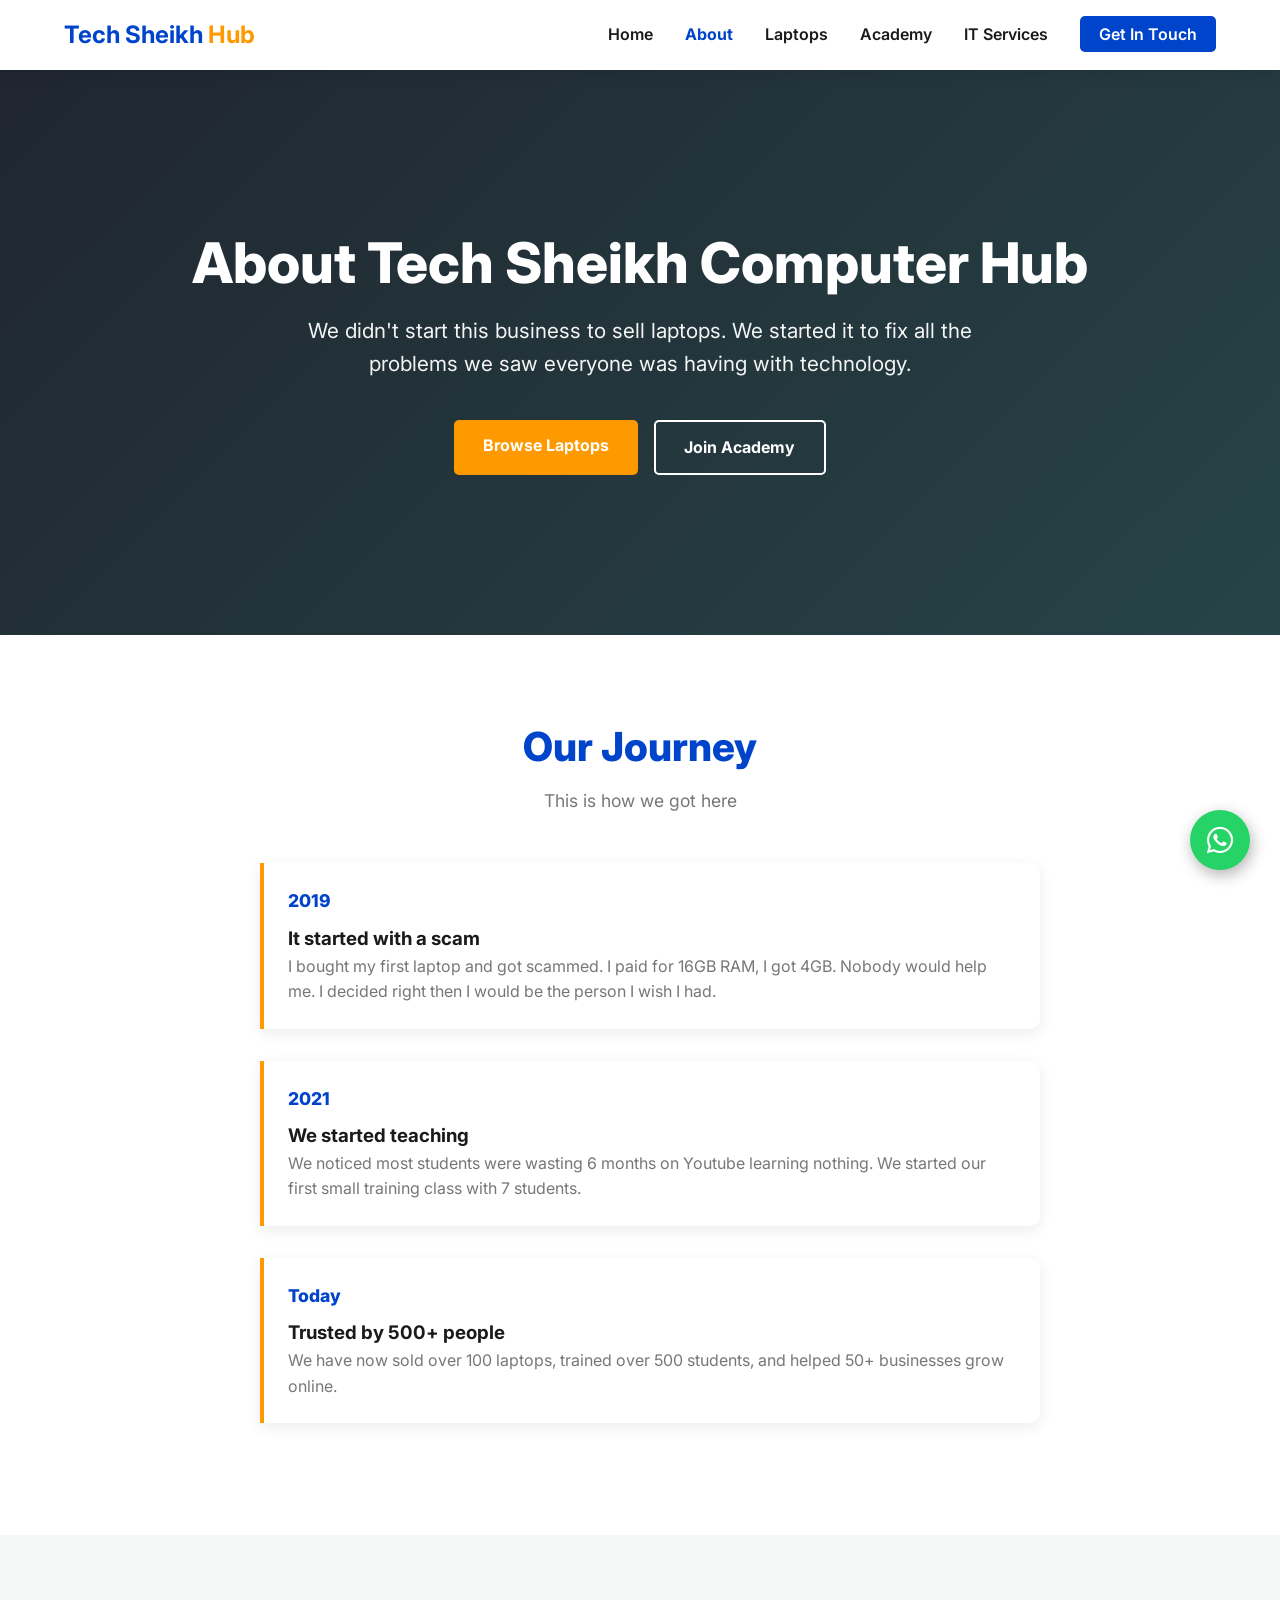
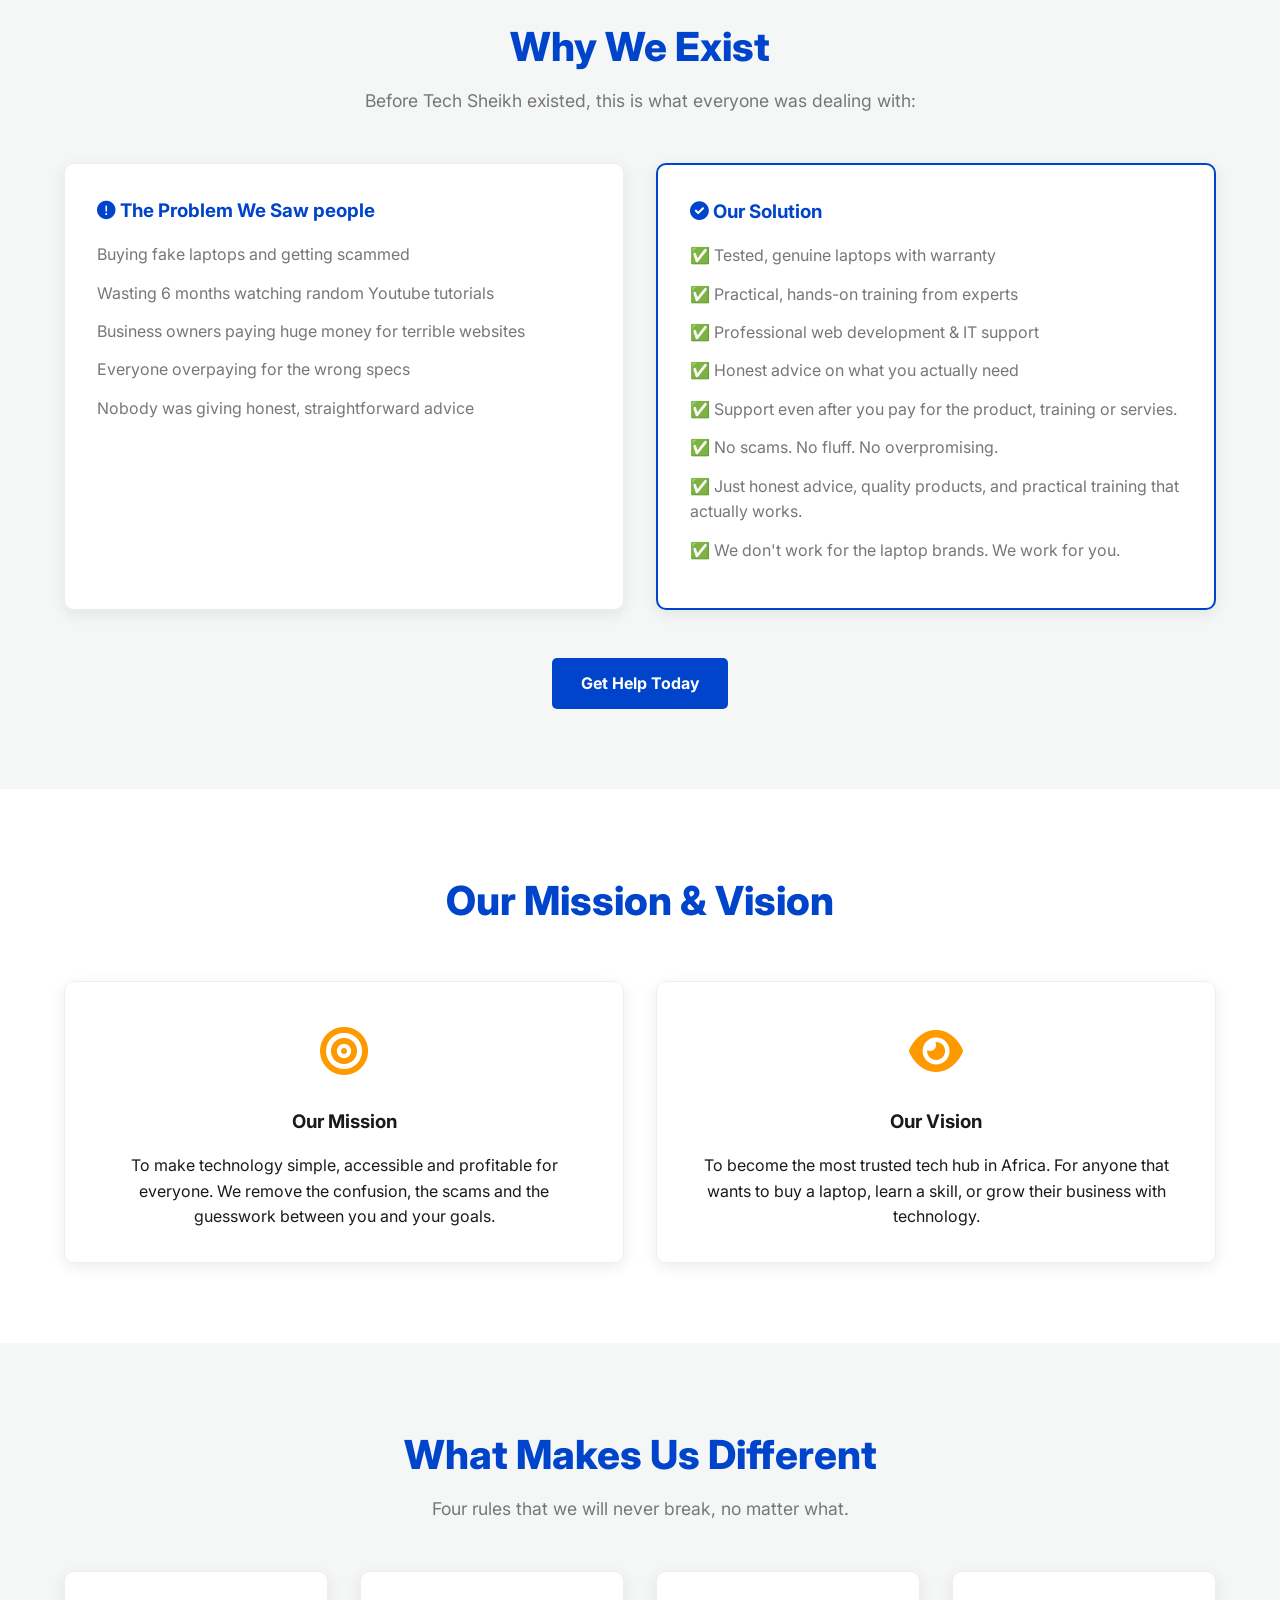
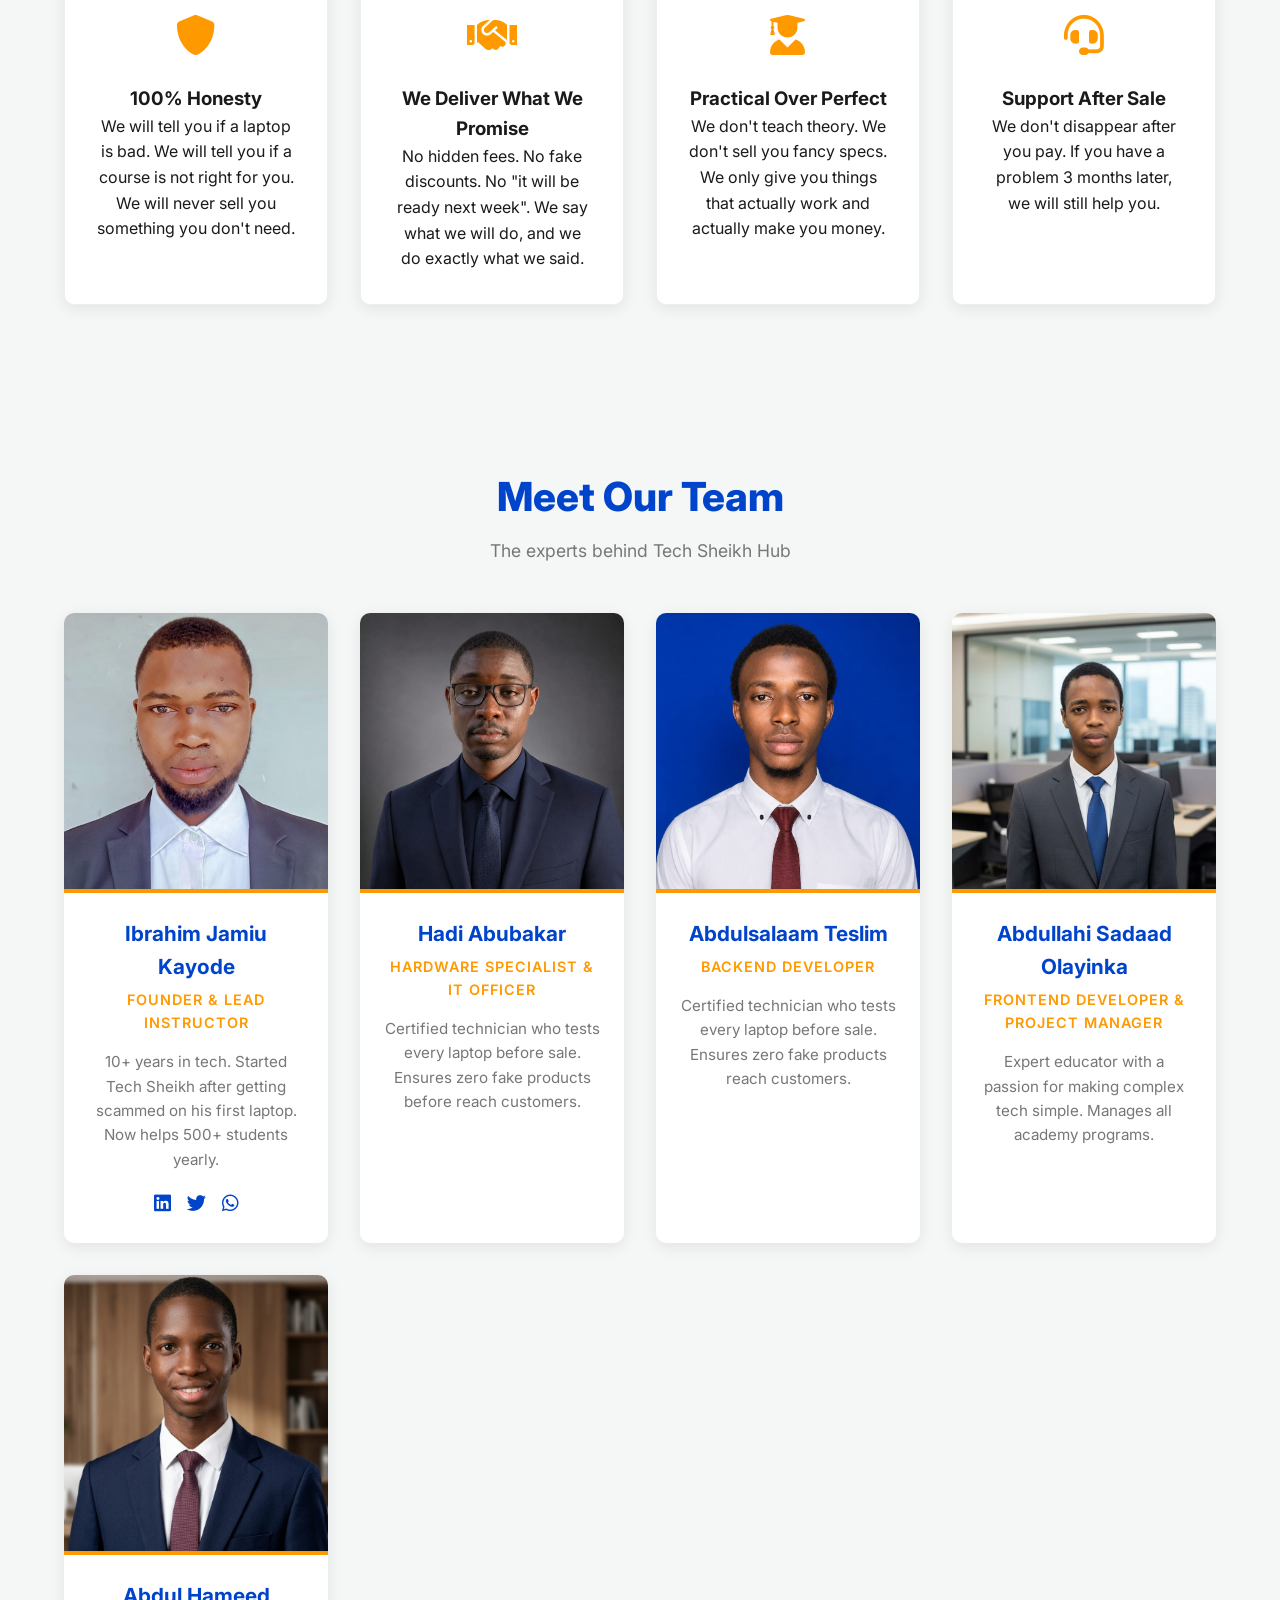
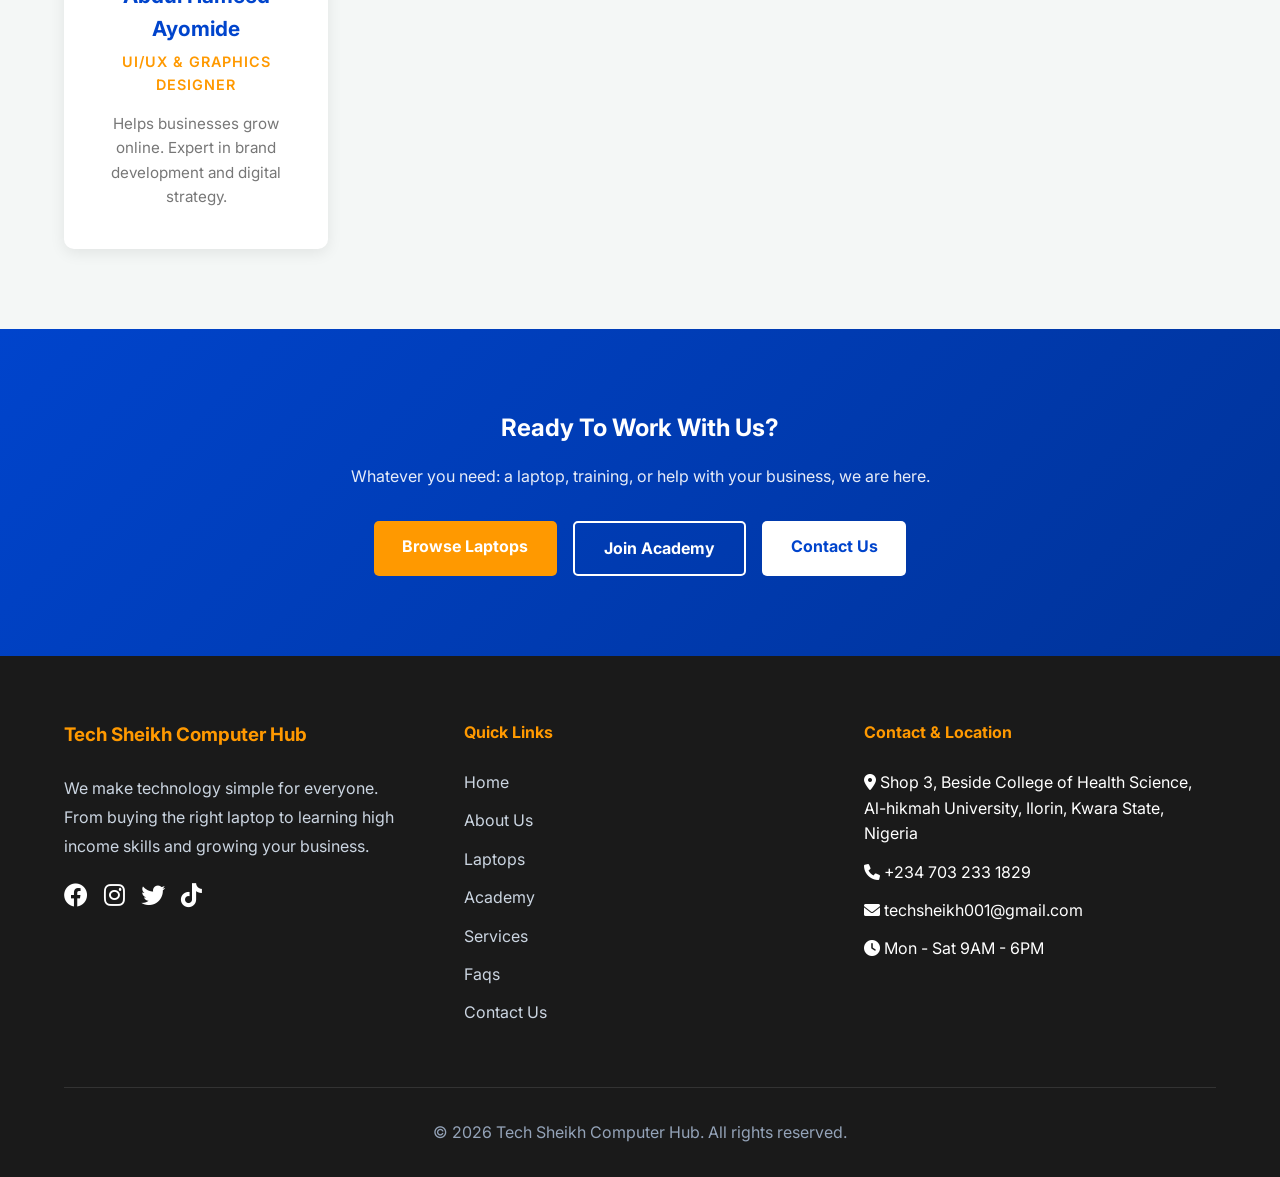
<file: about.html>
<!DOCTYPE html>
<html lang="en">

<head>
    <meta charset="UTF-8">
    <meta name="viewport" content="width=device-width, initial-scale=1.0">
    <title>About Us | Tech Sheikh Computer Hub</title>

    <!-- Google Fonts -->
    <link href="https://fonts.googleapis.com/css2?family=Inter:wght@400;600;700;800&display=swap" rel="stylesheet">

    <!-- Font Awesome -->
    <link rel="stylesheet" href="https://cdnjs.cloudflare.com/ajax/libs/font-awesome/6.0.0/css/all.min.css">

    <link rel="stylesheet" href="./css/about.css">

</head>

<body>

    <!-- HEADER (Same as Homepage) -->
    <header>
        <nav>
            <a href="index.html" class="logo">Tech Sheikh <span>Hub</span></a>
            <div class="menu-toggle" id="mobile-menu-btn">
                <i class="fas fa-bars"></i>
            </div>
            <ul class="nav-links" id="nav-links">
                <li><a href="index.html">Home</a></li>
                <li><a href="about.html" style="color: var(--primary); font-weight:700;">About</a></li>
                <li><a href="product.html">Laptops</a></li>
                <li><a href="courses.html">Academy</a></li>
                <li><a href="services.html">IT Services</a></li>
                <li><a href="contact.html" class="cta-btn-nav">Get In Touch</a></li>
            </ul>
        </nav>
    </header>

    <main>

        <!-- HERO SECTION -->
        <section class="page-hero">
            <h1 class="fade-in">About Tech Sheikh Computer Hub</h1>
            <p class="fade-in" style="animation-delay: 0.2s;">
                We didn't start this business to sell laptops. We started it to fix all the problems we saw everyone was
                having with technology.
            </p>
            <div class="hero-buttons fade-in" style="animation-delay: 0.4s;">
                <a href="product.html" class="btn btn-secondary">Browse Laptops</a>
                <a href="courses.html" class="btn btn-outline-white">Join Academy</a>
            </div>
        </section>

        <!-- OUR STORY / TIMELINE -->
        <section class="section-padding">
            <div class="section-header animate-on-scroll">
                <h2>Our Journey</h2>
                <p>This is how we got here</p>
            </div>

            <div class="timeline">
                <div class="timeline-item animate-on-scroll">
                    <div class="timeline-year">2019</div>
                    <h3>It started with a scam</h3>
                    <p style="color: var(--grey);">I bought my first laptop and got scammed. I paid for 16GB RAM, I got
                        4GB. Nobody would help me. I decided right then I would be the person I wish I had.</p>
                </div>
                <div class="timeline-item animate-on-scroll">
                    <div class="timeline-year">2021</div>
                    <h3>We started teaching</h3>
                    <p style="color: var(--grey);">We noticed most students were wasting 6 months on Youtube learning
                        nothing. We started our first small training class with 7 students.</p>
                </div>
                <div class="timeline-item animate-on-scroll">
                    <div class="timeline-year">Today</div>
                    <h3>Trusted by 500+ people</h3>
                    <p style="color: var(--grey);">We have now sold over 100 laptops, trained over 500 students, and
                        helped 50+ businesses grow online.</p>
                </div>
            </div>
        </section>

        <!-- WHY WE EXIST / PROBLEM WE SOLVE -->
        <section class="section-padding" style="background: var(--light-bg);">
            <div class="section-header animate-on-scroll">
                <h2>Why We Exist</h2>
                <p>Before Tech Sheikh existed, this is what everyone was dealing with:</p>
            </div>

            <div class="grid-2">
                <div class="card animate-on-scroll">
                    <h3 style="margin-bottom: 1rem; color: var(--primary);"><i class="fas fa-exclamation-circle"></i>
                        The Problem We Saw people</h3>
                    <ul style="color: var(--grey);">
                        <li style="margin-bottom: 0.8rem;"> Buying fake laptops and getting scammed</li>
                        <li style="margin-bottom: 0.8rem;"> Wasting 6 months watching random Youtube tutorials</li>
                        <li style="margin-bottom: 0.8rem;"> Business owners paying huge money for terrible websites
                        </li>
                        <li style="margin-bottom: 0.8rem;"> Everyone overpaying for the wrong specs</li>
                        <li> Nobody was giving honest, straightforward advice</li>
                    </ul>
                </div>

                <div class="card animate-on-scroll" style="border-color: var(--primary); border-width: 2px;">
                    <h3 style="margin-bottom: 1rem; color: var(--primary);"><i class="fas fa-check-circle"></i> Our
                        Solution</h3>
                    <ul style="color: var(--grey);">
                        <li style="margin-bottom: 0.8rem;">✅ Tested, genuine laptops with warranty</li>
                        <li style="margin-bottom: 0.8rem;">✅ Practical, hands-on training from experts
                        <li>
                        <li style="margin-bottom: 0.8rem;">✅ Professional web development & IT support
                        <li>
                        <li style="margin-bottom: 0.8rem;">✅ Honest advice on what you actually need</li>
                        <li style="margin-bottom: 0.8rem;">✅ Support even after you pay for the product, training or
                            servies.</li>
                        <li style="margin-bottom: 0.8rem;"> ✅ No scams. No fluff. No overpromising. </li>

                        <li style="margin-bottom: 0.8rem;"> ✅ Just honest advice, quality products, and practical
                            training that actually works. </li>
                        <li style="margin-bottom: 0.8rem;"> ✅ We don't work for the laptop brands. We work for you.</li>
                    </ul>
                </div>
            </div>

            <div style="text-align: center; margin-top: 3rem;">
                <a href="contact.html" class="btn btn-primary animate-on-scroll">Get Help Today</a>
            </div>
        </section>

        <!-- MISSION & VISION -->
        <section class="section-padding">
            <div class="section-header animate-on-scroll">
                <h2>Our Mission & Vision</h2>
            </div>

            <div class="grid-2">
                <div class="card animate-on-scroll">
                    <div style="font-size: 3rem; color: var(--secondary); margin-bottom: 1rem; text-align: center;"><i
                            class="fas fa-bullseye"></i></div>
                    <h3 style="text-align: center; margin-bottom: 1rem;">Our Mission</h3>
                    <p style="text-align: center;">To make technology simple, accessible and profitable for everyone. We
                        remove the confusion, the scams and the guesswork between you and your goals.</p>
                </div>

                <div class="card animate-on-scroll">
                    <div style="font-size: 3rem; color: var(--secondary); margin-bottom: 1rem; text-align: center;"><i
                            class="fas fa-eye"></i></div>
                    <h3 style="text-align: center; margin-bottom: 1rem;">Our Vision</h3>
                    <p style="text-align: center;">To become the most trusted tech hub in Africa. For anyone that wants
                        to buy a laptop, learn a skill, or grow their business with technology.</p>
                </div>
            </div>
        </section>



        <!-- OUR VALUES -->
        <section class="section-padding" style="background: var(--light-bg);">
            <div class="section-header">
                <h2>What Makes Us Different</h2>
                <p>Four rules that we will never break, no matter what.</p>
            </div>

            <div class="grid-2" style="grid-template-columns: repeat(auto-fit, minmax(250px, 1fr));">
                <div class="value-card card">
                    <div class="value-icon"><i class="fas fa-shield-alt"></i></div>
                    <h3>100% Honesty</h3>
                    <p>We will tell you if a laptop is bad. We will tell you if a course is not right for you. We will
                        never sell you something you don't need.</p>
                </div>
                <div class="value-card card">
                    <div class="value-icon"><i class="fas fa-handshake"></i></div>
                    <h3>We Deliver What We Promise</h3>
                    <p>No hidden fees. No fake discounts. No "it will be ready next week". We say what we will do, and
                        we do exactly what we said.</p>
                </div>
                <div class="value-card card">
                    <div class="value-icon"><i class="fas fa-user-graduate"></i></div>
                    <h3>Practical Over Perfect</h3>
                    <p>We don't teach theory. We don't sell you fancy specs. We only give you things that actually work
                        and actually make you money.</p>
                </div>
                <div class="value-card card">
                    <div class="value-icon"><i class="fas fa-headset"></i></div>
                    <h3>Support After Sale</h3>
                    <p>We don't disappear after you pay. If you have a problem 3 months later, we will still help you.
                    </p>
                </div>
            </div>
        </section>


        <!-- TEAM SECTION -->
        <section class="section-padding" style="background: var(--light-bg);">
            <div class="section-header animate-on-scroll">
                <h2>Meet Our Team</h2>
                <p>The experts behind Tech Sheikh Hub</p>
            </div>

            <div class="grid-4">
                <!-- Team Member 1 -->
                <div class="card team-card animate-on-scroll">
                    <img src="./images/team/Tech sheikh.jpeg" alt="Team Member" class="team-img">
                    <div class="team-info">
                        <h3 class="team-name">Ibrahim Jamiu Kayode</h3>
                        <p class="team-role">Founder & Lead Instructor</p>
                        <p class="team-bio">10+ years in tech. Started Tech Sheikh after getting scammed on his first
                            laptop. Now helps 500+ students yearly.</p>
                        <div class="team-social">
                            <a href="https://www.linkedin.com/in/ibrahim-jamiu-kayode-543509252/" target="_blank"><i
                                    class="fab fa-linkedin"></i></a>
                            <a href="https://x.com/jamiukayode7" target="_blank"><i class="fab fa-twitter"></i></a>
                            <a href="https://wa.me/2347032331829" target="_blank"><i class="fab fa-whatsapp"></i></a>

                        </div>
                    </div>
                </div>


                <!-- Team Member 2-->
                <div class="card team-card animate-on-scroll">
                    <img src="./images/team/Engr Abu.jpeg" alt="Team Member" class="team-img">
                    <div class="team-info">
                        <h3 class="team-name">Hadi Abubakar</h3>
                        <p class="team-role">Hardware Specialist & IT Officer </p>
                        <p class="team-bio">Certified technician who tests every laptop before sale. Ensures zero fake
                            products before reach customers.</p>
                        <div class="team-social">
                            <!-- <a href="#"><i class="fab fa-linkedin"></i></a>
                            <a href="#"><i class="fab fa-whatsapp"></i></a> -->
                        </div>
                    </div>
                </div>

                <!-- Team Member 3 -->
                <div class="card team-card animate-on-scroll">
                    <img src="./images/team/Testech.jpeg" alt="Team Member" class="team-img">
                    <div class="team-info">
                        <h3 class="team-name">Abdulsalaam Teslim </h3>
                        <p class="team-role">Backend Developer</p>
                        <p class="team-bio">Certified technician who tests every laptop before sale. Ensures zero fake
                            products reach customers.</p>
                        <div class="team-social">
                            <!--     <a href="#"><i class="fab fa-linkedin"></i></a>
                            <a href="#"><i class="fab fa-whatsapp"></i></a> -->
                        </div>
                    </div>
                </div>


                <!-- Team Member 4 -->
                <div class="card team-card animate-on-scroll">
                    <img src="./images/team/Ziyadah.jpeg" alt="Team Member" class="team-img">
                    <div class="team-info">
                        <h3 class="team-name">Abdullahi Sadaad Olayinka</h3>
                        <p class="team-role">Frontend Developer & Project Manager</p>
                        <p class="team-bio">Expert educator with a passion for making complex tech simple. Manages all
                            academy programs.</p>
                        <div class="team-social">
                            <!-- <a href="#"><i class="fab fa-linkedin"></i></a>
                            <a href="#"><i class="fab fa-instagram"></i></a> -->
                        </div>
                    </div>
                </div>


                <!-- Team Member 5 -->
                <div class="card team-card animate-on-scroll">
                    <img src="./images/team/Abdulhameed.jpeg" alt="Team Member" class="team-img">
                    <div class="team-info">
                        <h3 class="team-name">Abdul Hameed Ayomide</h3>
                        <p class="team-role">UI/UX & Graphics Designer</p>
                        <p class="team-bio">Helps businesses grow online. Expert in brand development and digital
                            strategy.</p>
                        <div class="team-social">
                            <!-- <a href="#"><i class="fab fa-linkedin"></i></a>
                            <a href="#"><i class="fab fa-twitter"></i></a> -->
                        </div>
                    </div>
                </div>
            </div>
        </section>

        <!-- FINAL CTA -->
        <section class="section-padding cta-section">
            <h2 class="animate-on-scroll">Ready To Work With Us?</h2>
            <p class="animate-on-scroll" style="max-width: 600px; margin: 1rem auto 2rem;">
                Whatever you need: a laptop, training, or help with your business, we are here.
            </p>
            <div class="hero-buttons animate-on-scroll">
                <a href="product.html" class="btn btn-secondary">Browse Laptops</a>
                <a href="courses.html" class="btn btn-outline-white">Join Academy</a>
                <a href="contact.html" class="btn btn-secondary"
                    style="background: white; color: var(--primary);">Contact Us</a>
            </div>
        </section>

    </main>

    <!-- FOOTER (Same as Homepage) -->
    <footer class="site-footer">
        <div class="footer-grid">

            <div class="footer-col">
                <h3>Tech Sheikh Computer Hub</h3>
                <p>We make technology simple for everyone. From buying the right laptop to learning high income skills
                    and growing your business.</p>
                <div class="social-links">
                    <a href="https://www.facebook.com/techsheikhhub" target="_blank"><i class="fab fa-facebook"></i></a>
                    <a href="https://www.instagram.com/techsheikhhub" target="_blank"><i
                            class="fab fa-instagram"></i></a>
                    <a href="https://x.com/techsheikhhub" target="_blank"><i class="fab fa-twitter"></i></a>
                    <a href="https://www.tiktok.com/@techsheikhhub" target="_blank"><i class="fab fa-tiktok"></i></a>
                </div>
            </div>

            <div class="footer-col">
                <h4>Quick Links</h4>
                <ul class="footer-links">
                    <li><a href="index.html">Home</a></li>
                    <li><a href="about.html">About Us</a></li>
                    <li><a href="product.html">Laptops</a></li>
                    <li><a href="courses.html">Academy</a></li>
                    <li><a href="services.html">Services</a></li>
                    <li><a href="faqs.html">Faqs</a></li>
                    <li><a href="contact.html">Contact Us</a></li>
                </ul>
            </div>

            <div class="footer-col">
                <h4>Contact & Location</h4>
                <ul class="footer-links">
                    <li><i class="fas fa-map-marker-alt"></i> Shop 3, Beside College of Health Science,<br>Al-hikmah
                        University, Ilorin, Kwara State,
                        Nigeria</li>
                    <li><i class="fas fa-phone"></i> +234 703 233 1829</li>
                    <li><i class="fas fa-envelope"></i> techsheikh001@gmail.com</li>
                    <li><i class="fas fa-clock"></i> Mon - Sat 9AM - 6PM</li>
                </ul>
            </div>

        </div>

        <div class="footer-bottom">
            <p>&copy; <span id="year"></span> Tech Sheikh Computer Hub. All rights reserved.</p>
        </div>
    </footer>

    <!-- WhatsApp Float -->
    <a href="https://wa.me/2347032331829" class="whatsapp-float" target="_blank">
        <i class="fab fa-whatsapp"></i>
    </a>

    <!-- JavaScript -->
    <script src="./JavaScript/about.js"></script>
</body>

</html>
</file>
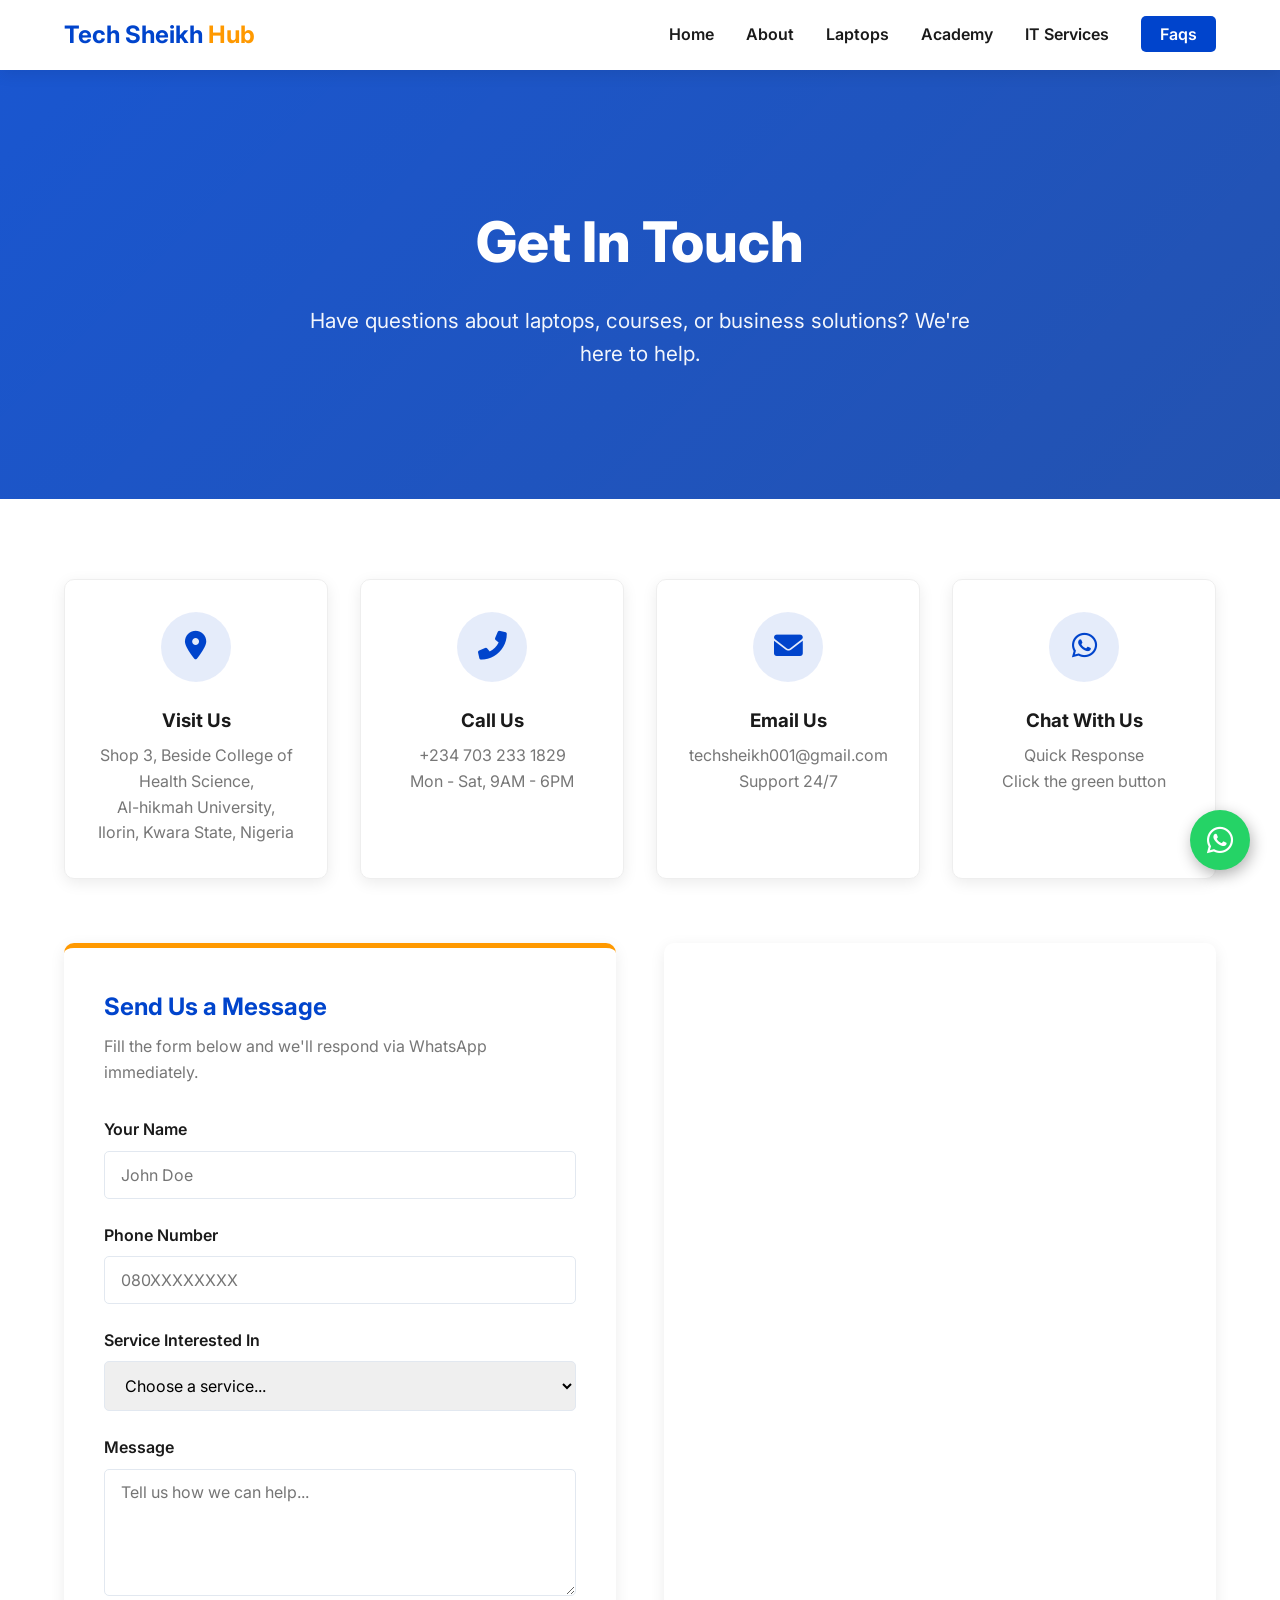
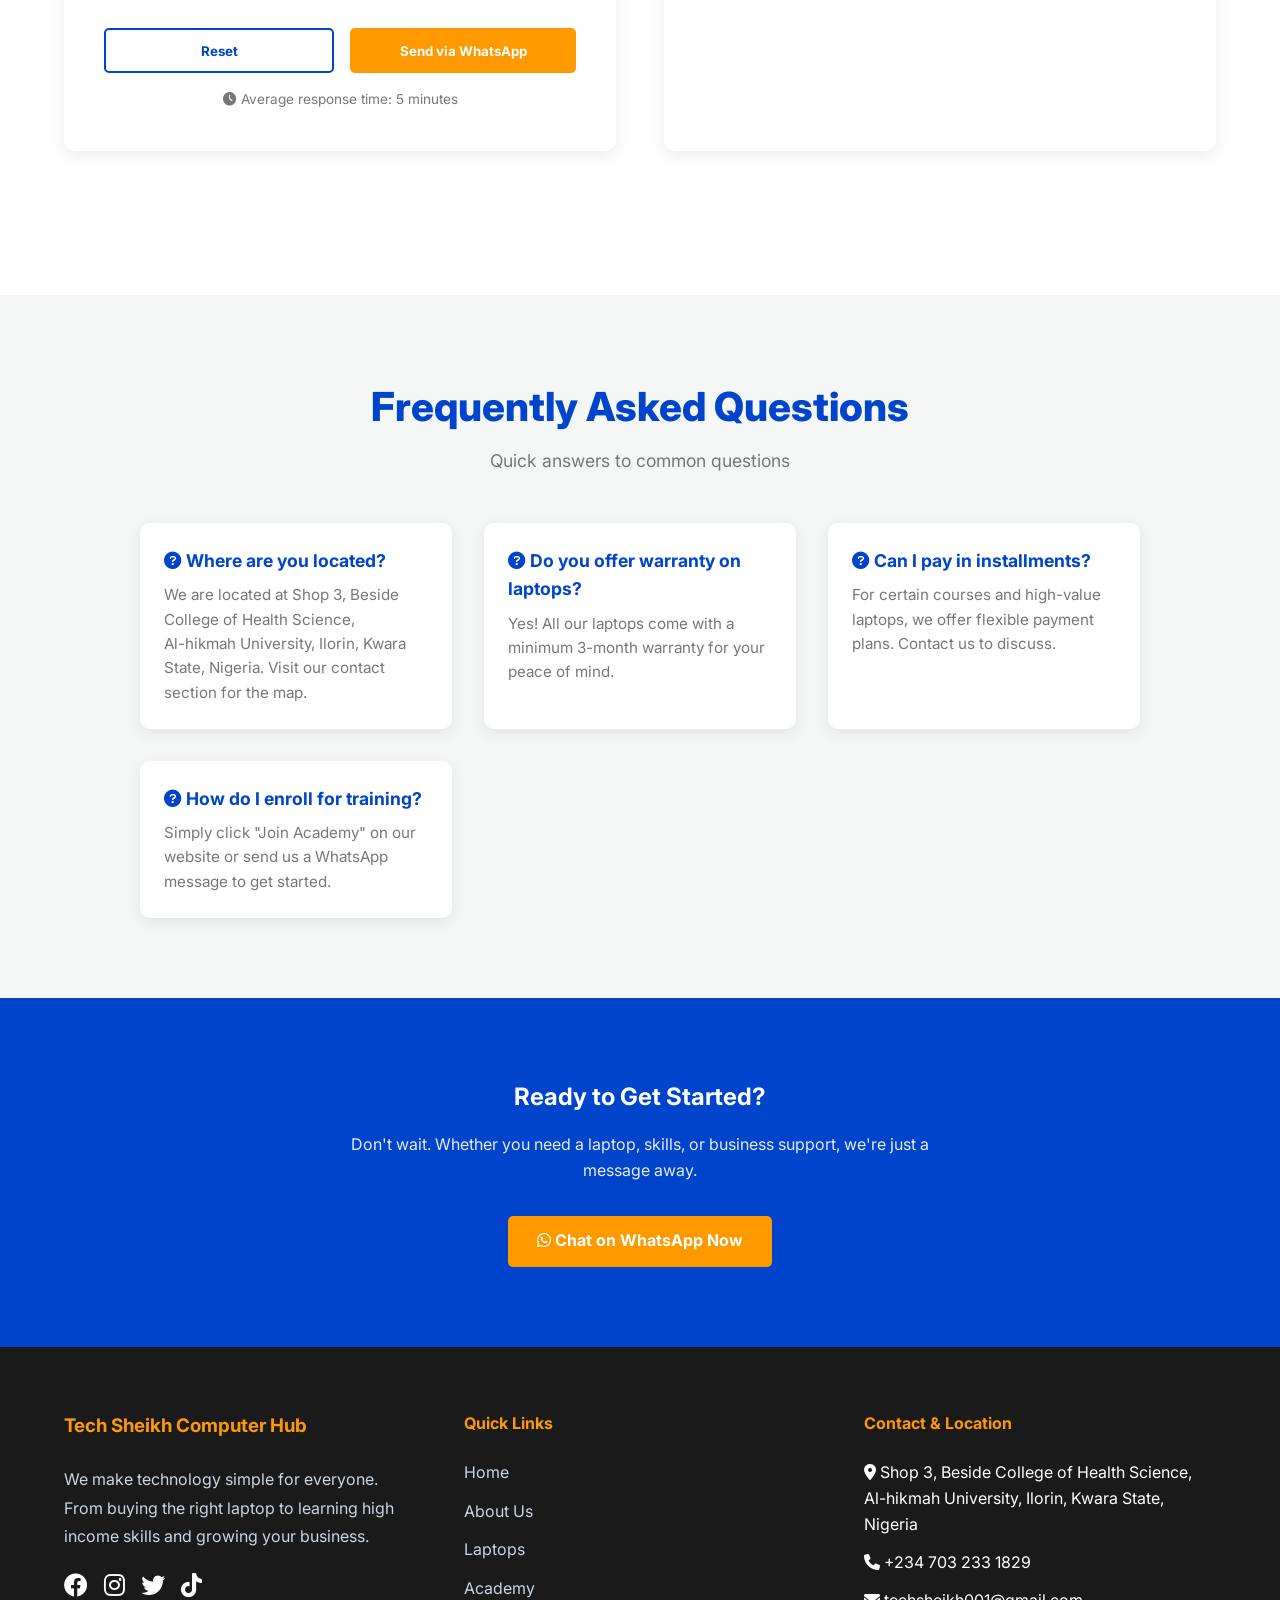
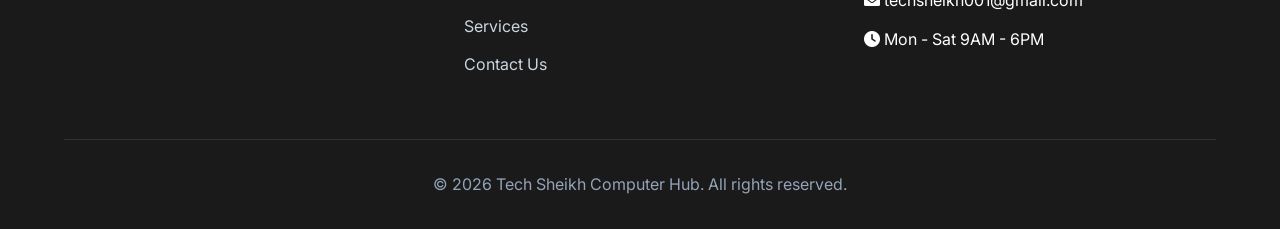
<file: contact.html>
<!DOCTYPE html>
<html lang="en">

<head>
    <meta charset="UTF-8">
    <meta name="viewport" content="width=device-width, initial-scale=1.0">
    <title>Contact Us | Tech Sheikh Computer Hub</title>

    <!-- Google Fonts -->
    <link href="https://fonts.googleapis.com/css2?family=Inter:wght@400;600;700;800&display=swap" rel="stylesheet">

    <!-- Font Awesome -->
    <link rel="stylesheet" href="https://cdnjs.cloudflare.com/ajax/libs/font-awesome/6.0.0/css/all.min.css">

    <!-- CSS -->
    <link rel="stylesheet" href="./css/contact.css">

</head>

<body>

    <!-- Toast Notification -->
    <div class="toast" id="toast">
        <i class="fas fa-check-circle"></i>
        <span>Redirecting to WhatsApp...</span>
    </div>

    <!-- HEADER (Same as Homepage) -->
    <header>
        <nav>
            <a href="index.html" class="logo">Tech Sheikh <span>Hub</span></a>
            <div class="menu-toggle" id="mobile-menu-btn">
                <i class="fas fa-bars"></i>
            </div>
            <ul class="nav-links" id="nav-links">
                <li><a href="index.html">Home</a></li>
                <li><a href="about.html">About</a></li>
                <li><a href="product.html">Laptops</a></li>
                <li><a href="courses.html">Academy</a></li>
                <li><a href="services.html">IT Services</a></li>
                <li><a href="faqs.html" class="cta-btn-nav">Faqs</a></li>
            </ul>
        </nav>
    </header>

    <main>

        <!-- HERO SECTION -->
        <section class="page-hero">
            <h1 class="fade-in">Get In Touch</h1>
            <p class="fade-in" style="animation-delay: 0.2s;">
                Have questions about laptops, courses, or business solutions? We're here to help.
            </p>
        </section>

        <!-- CONTACT INFO CARDS -->
        <section class="section-padding">
            <div class="contact-info-grid">
                <div class="card info-card animate-on-scroll">
                    <div class="info-icon"><i class="fas fa-map-marker-alt"></i></div>
                    <h3>Visit Us</h3>
                    <p>Shop 3, Beside College of Health Science,<br>Al-hikmah University, Ilorin, Kwara State, Nigeria
                    </p>
                </div>
                <div class="card info-card animate-on-scroll">
                    <div class="info-icon"><i class="fas fa-phone-alt"></i></div>
                    <h3>Call Us</h3>
                    <p>+234 703 233 1829 <br>Mon - Sat, 9AM - 6PM</p>
                </div>
                <div class="card info-card animate-on-scroll">
                    <div class="info-icon"><i class="fas fa-envelope"></i></div>
                    <h3>Email Us</h3>
                    <p>techsheikh001@gmail.com<br>Support 24/7</p>
                </div>
                <div class="card info-card animate-on-scroll">
                    <div class="info-icon"><i class="fab fa-whatsapp"></i></div>
                    <h3>Chat With Us</h3>
                    <p>Quick Response<br>Click the green button</p>
                </div>
            </div>

            <!-- MAIN CONTACT GRID (Form + Map) -->
            <div class="contact-main-grid">

                <!-- Contact Form -->
                <div class="contact-form animate-on-scroll">
                    <h2 style="color: var(--primary); margin-bottom: 0.5rem;">Send Us a Message</h2>
                    <p style="color: var(--grey); margin-bottom: 2rem;">Fill the form below and we'll respond via
                        WhatsApp immediately.</p>

                    <form id="contact-form">
                        <div class="form-group">
                            <label>Your Name</label>
                            <input type="text" name="name" placeholder="John Doe" required>
                        </div>
                        <div class="form-group">
                            <label>Phone Number</label>
                            <input type="tel" name="phone" placeholder="080XXXXXXXX" required>
                        </div>
                        <div class="form-group">
                            <label>Service Interested In</label>
                            <select name="service" required>
                                <option value="">Choose a service...</option>
                                <option value="Buy Laptop">Buy Laptop</option>
                                <option value="Join Academy">Join Academy</option>
                                <option value="Business Solutions">Business Solutions</option>
                                <option value="IT Support">IT Support</option>
                                <option value="Other">Other Inquiry</option>
                            </select>
                        </div>
                        <div class="form-group">
                            <label>Message</label>
                            <textarea rows="5" name="message" placeholder="Tell us how we can help..."
                                required></textarea>
                        </div>
                        <div class="form-buttons">
                            <button type="reset" class="btn btn-outline">Reset</button>
                            <button type="submit" class="btn btn-secondary">Send via WhatsApp</button>
                        </div>
                        <p style="font-size: 0.85rem; color: var(--grey); margin-top: 1rem; text-align: center;">
                            <i class="fas fa-clock"></i> Average response time: 5 minutes
                        </p>
                    </form>
                </div>

                <!-- Google Map -->
                <div class="map-container animate-on-scroll">

                    <iframe
                        src="https://www.google.com/maps/embed?pb=!1m18!1m12!1m3!1d126267.74772763993!2d4.47086625267334!3d8.512280807915468!2m3!1f0!2f0!3f0!3m2!1i1024!2i768!4f13.1!3m3!1m2!1s0xe1352cba42850d5%3A0xa9aff1247273e66a!2sTech%20Sheikh%20Computer%20Centre!5e0!3m2!1sen!2sng!4v1774737736028!5m2!1sen!2sng"
                        allowfullscreen="" loading="lazy" referrerpolicy="no-referrer-when-downgrade"></iframe>

                </div>

            </div>
        </section>

        <!-- FAQ SECTION -->
        <section class="section-padding faq-section">
            <div class="section-header animate-on-scroll">
                <h2>Frequently Asked Questions</h2>
                <p>Quick answers to common questions</p>
            </div>

            <div class="faq-grid">
                <div class="faq-item animate-on-scroll">
                    <h3><i class="fas fa-question-circle"></i> Where are you located?</h3>
                    <p>We are located at Shop 3, Beside College of Health Science,<br>Al-hikmah University, Ilorin,
                        Kwara State,
                        Nigeria. Visit our contact section for the map.</p>
                </div>
                <div class="faq-item animate-on-scroll">
                    <h3><i class="fas fa-question-circle"></i> Do you offer warranty on laptops?</h3>
                    <p>Yes! All our laptops come with a minimum 3-month warranty for your peace of mind.</p>
                </div>
                <div class="faq-item animate-on-scroll">
                    <h3><i class="fas fa-question-circle"></i> Can I pay in installments?</h3>
                    <p>For certain courses and high-value laptops, we offer flexible payment plans. Contact us to
                        discuss.</p>
                </div>
                <div class="faq-item animate-on-scroll">
                    <h3><i class="fas fa-question-circle"></i> How do I enroll for training?</h3>
                    <p>Simply click "Join Academy" on our website or send us a WhatsApp message to get started.</p>
                </div>
            </div>
        </section>

        <!-- FINAL CTA -->
        <section class="section-padding" style="background: var(--primary); color: white; text-align: center;">
            <h2 class="animate-on-scroll" style="color: white; margin-bottom: 1rem;">Ready to Get Started?</h2>
            <p class="animate-on-scroll" style="color: rgba(255,255,255,0.9); max-width: 600px; margin: 0 auto 2rem;">
                Don't wait. Whether you need a laptop, skills, or business support, we're just a message away.
            </p>
            <div class="animate-on-scroll">
                <a href="https://wa.me/2347032331829" class="btn btn-secondary"><i class="fab fa-whatsapp"></i> Chat on
                    WhatsApp Now</a>
            </div>
        </section>

    </main>

    <!-- FOOTER (Same as Homepage) -->
    <footer class="site-footer">
        <div class="footer-grid">

            <div class="footer-col">
                <h3>Tech Sheikh Computer Hub</h3>
                <p>We make technology simple for everyone. From buying the right laptop to learning high income skills
                    and growing your business.</p>
                <div class="social-links">
                    <a href="https://www.facebook.com/techsheikhhub" target="_blank"><i class="fab fa-facebook"></i></a>
                    <a href="https://www.instagram.com/techsheikhhub" target="_blank"><i
                            class="fab fa-instagram"></i></a>
                    <a href="https://x.com/techsheikhhub" target="_blank"><i class="fab fa-twitter"></i></a>
                    <a href="https://www.tiktok.com/@techsheikhhub" target="_blank"><i class="fab fa-tiktok"></i></a>
                </div>
            </div>

            <div class="footer-col">
                <h4>Quick Links</h4>
                <ul class="footer-links">
                    <li><a href="index.html">Home</a></li>
                    <li><a href="about.html">About Us</a></li>
                    <li><a href="product.html">Laptops</a></li>
                    <li><a href="courses.html">Academy</a></li>
                    <li><a href="services.html">Services</a></li>
                    <li><a href="contact.html">Contact Us</a></li>
                </ul>
            </div>

            <div class="footer-col">
                <h4>Contact & Location</h4>
                <ul class="footer-links">
                    <li><i class="fas fa-map-marker-alt"></i> Shop 3, Beside College of Health Science,<br>Al-hikmah
                        University, Ilorin, Kwara State,
                        Nigeria</li>
                    <li><i class="fas fa-phone"></i> +234 703 233 1829</li>
                    <li><i class="fas fa-envelope"></i> techsheikh001@gmail.com</li>
                    <li><i class="fas fa-clock"></i> Mon - Sat 9AM - 6PM</li>
                </ul>
            </div>

        </div>

        <div class="footer-bottom">
            <p>&copy; <span id="year"></span> Tech Sheikh Computer Hub. All rights reserved.</p>
        </div>
    </footer>

    <!-- WhatsApp Float -->
    <a href="https://wa.me/2347032331829" class="whatsapp-float" target="_blank">
        <i class="fab fa-whatsapp"></i>
    </a>

    <!-- JavaScript -->
    <script src="./JavaScript/contact.js"></script>
</body>

</html>
</file>
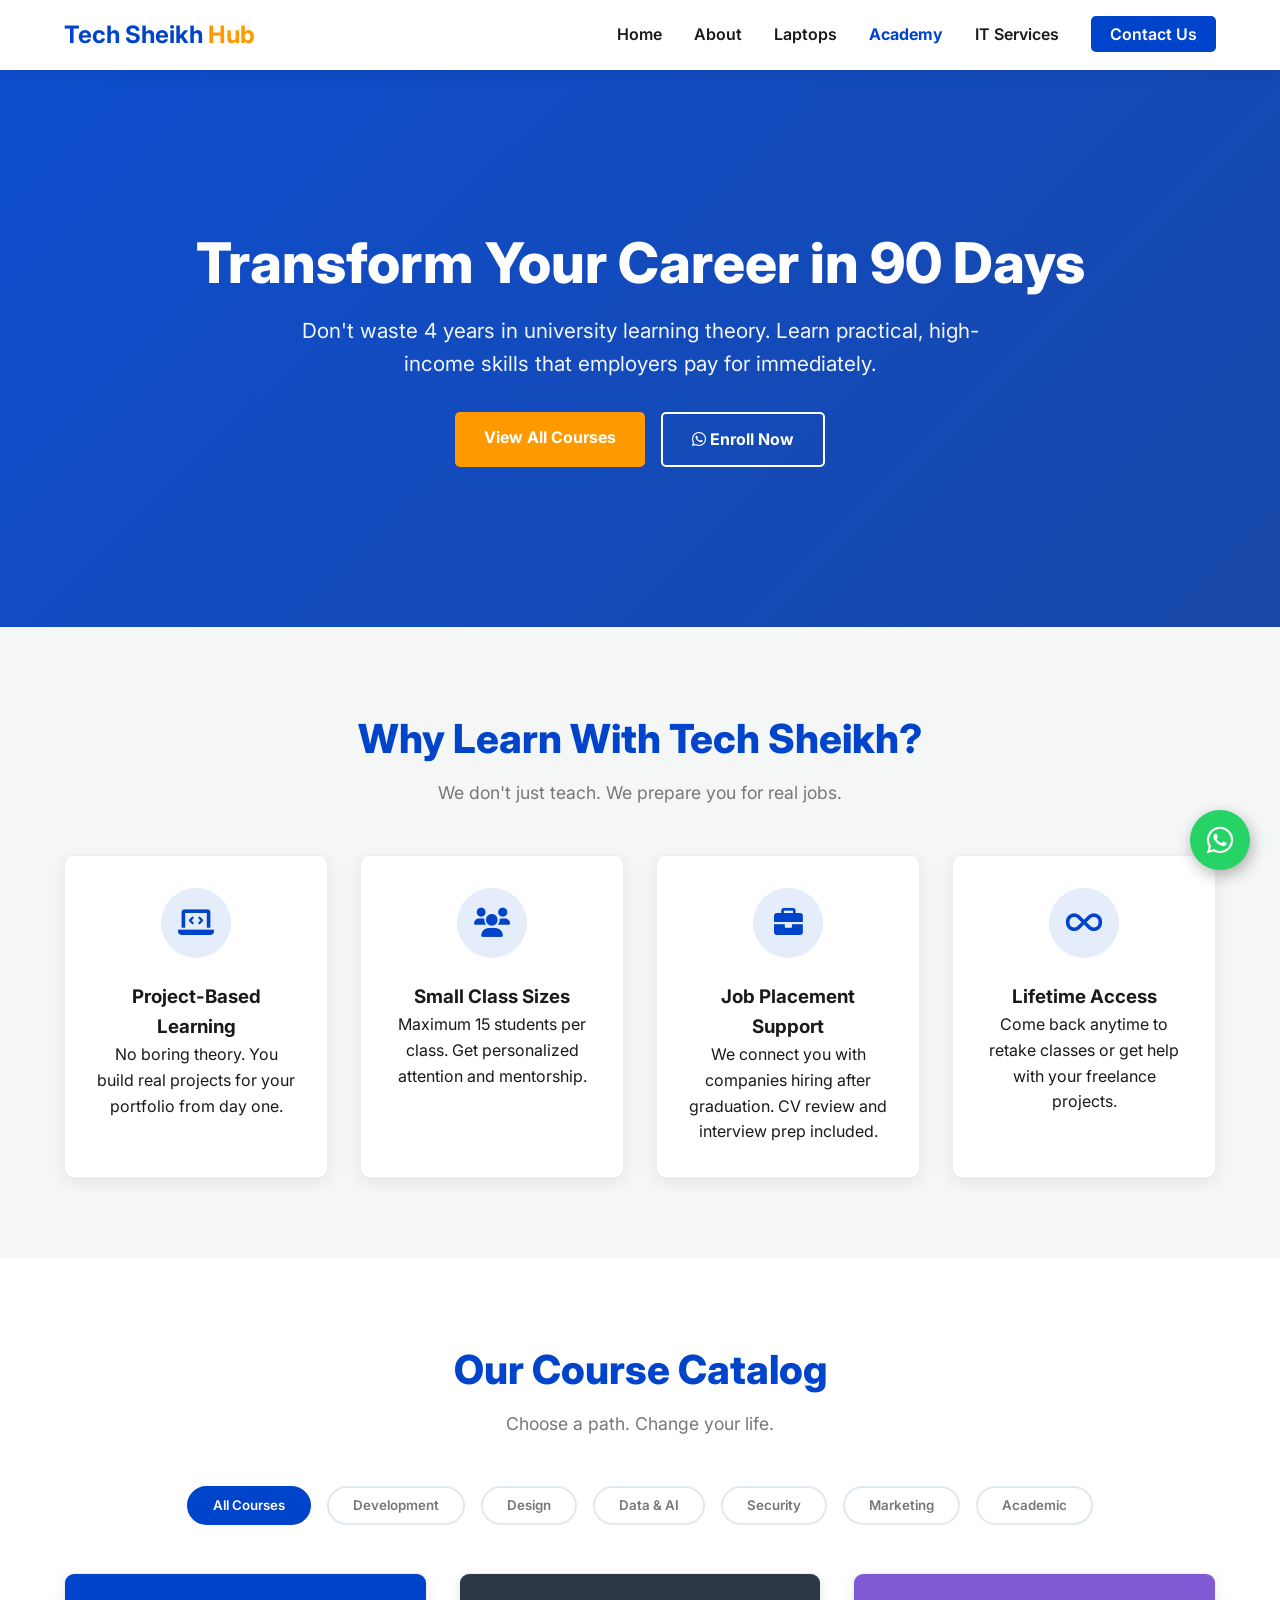
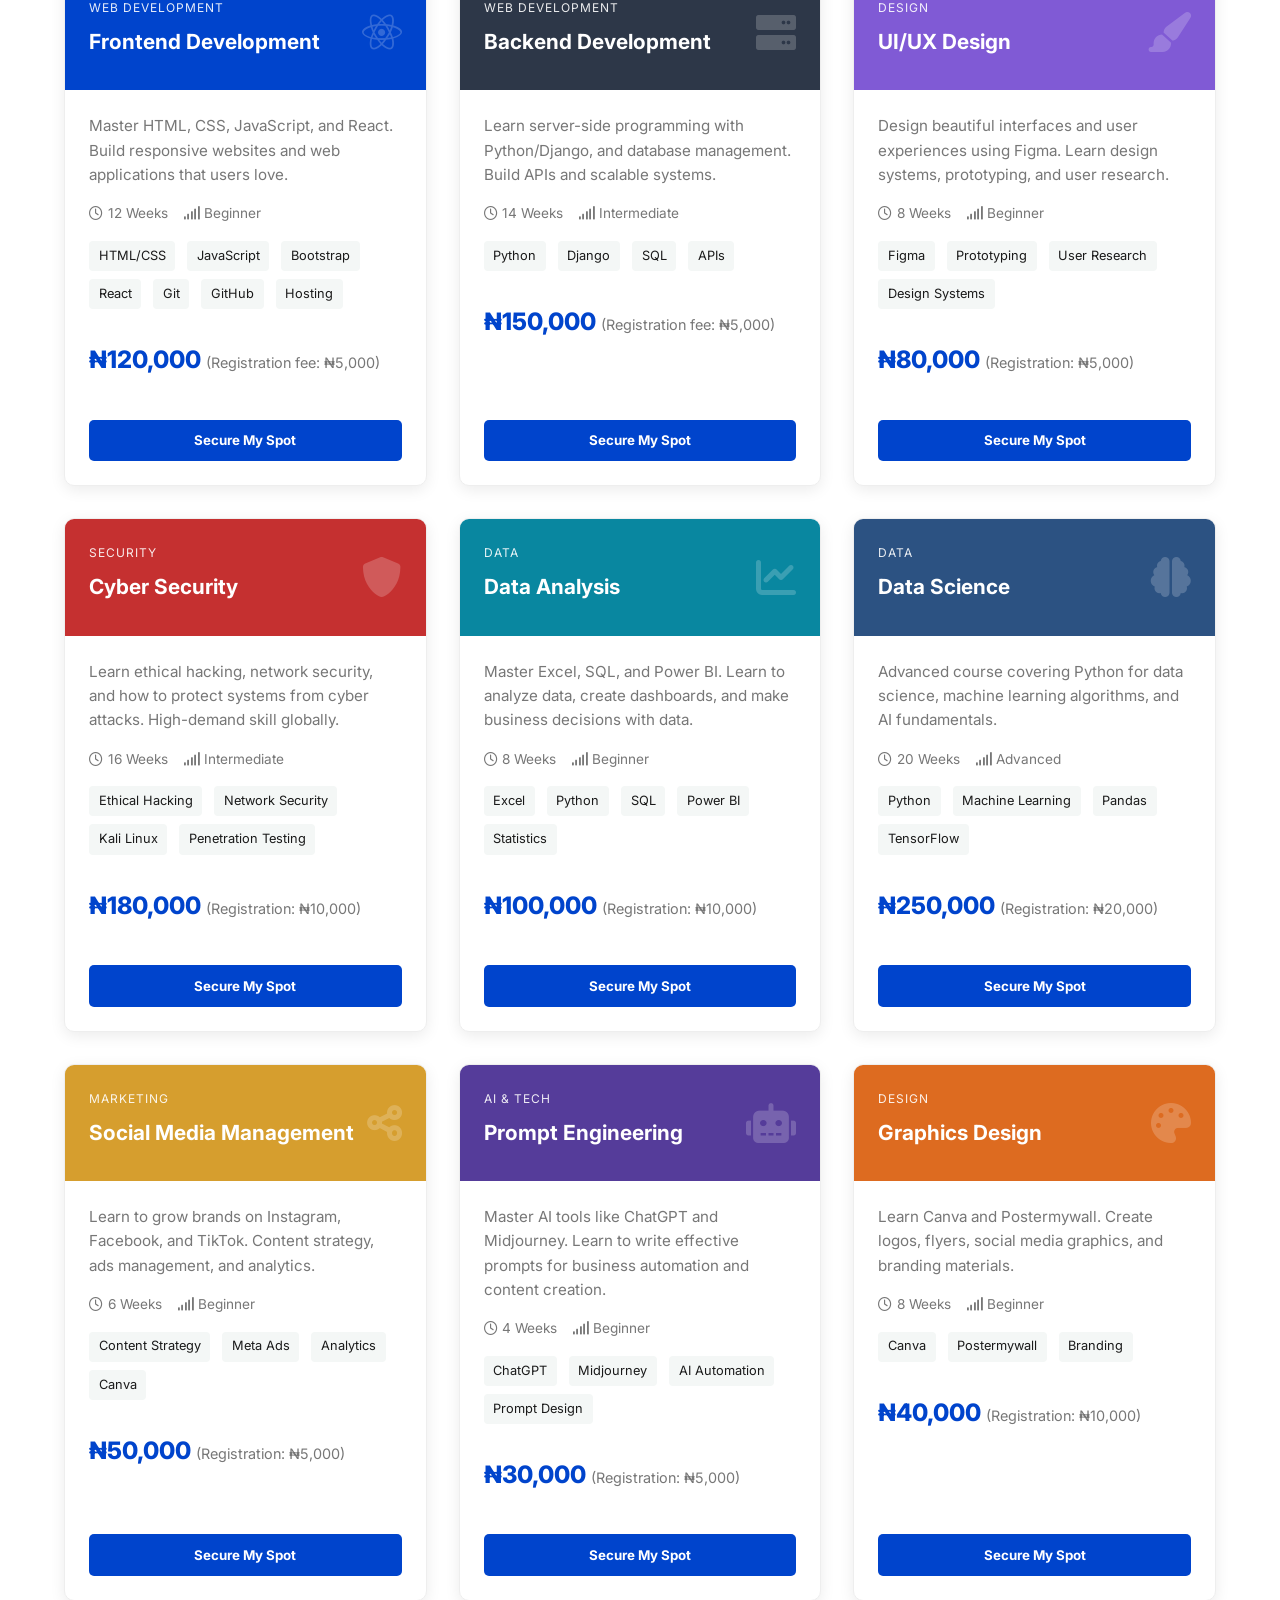
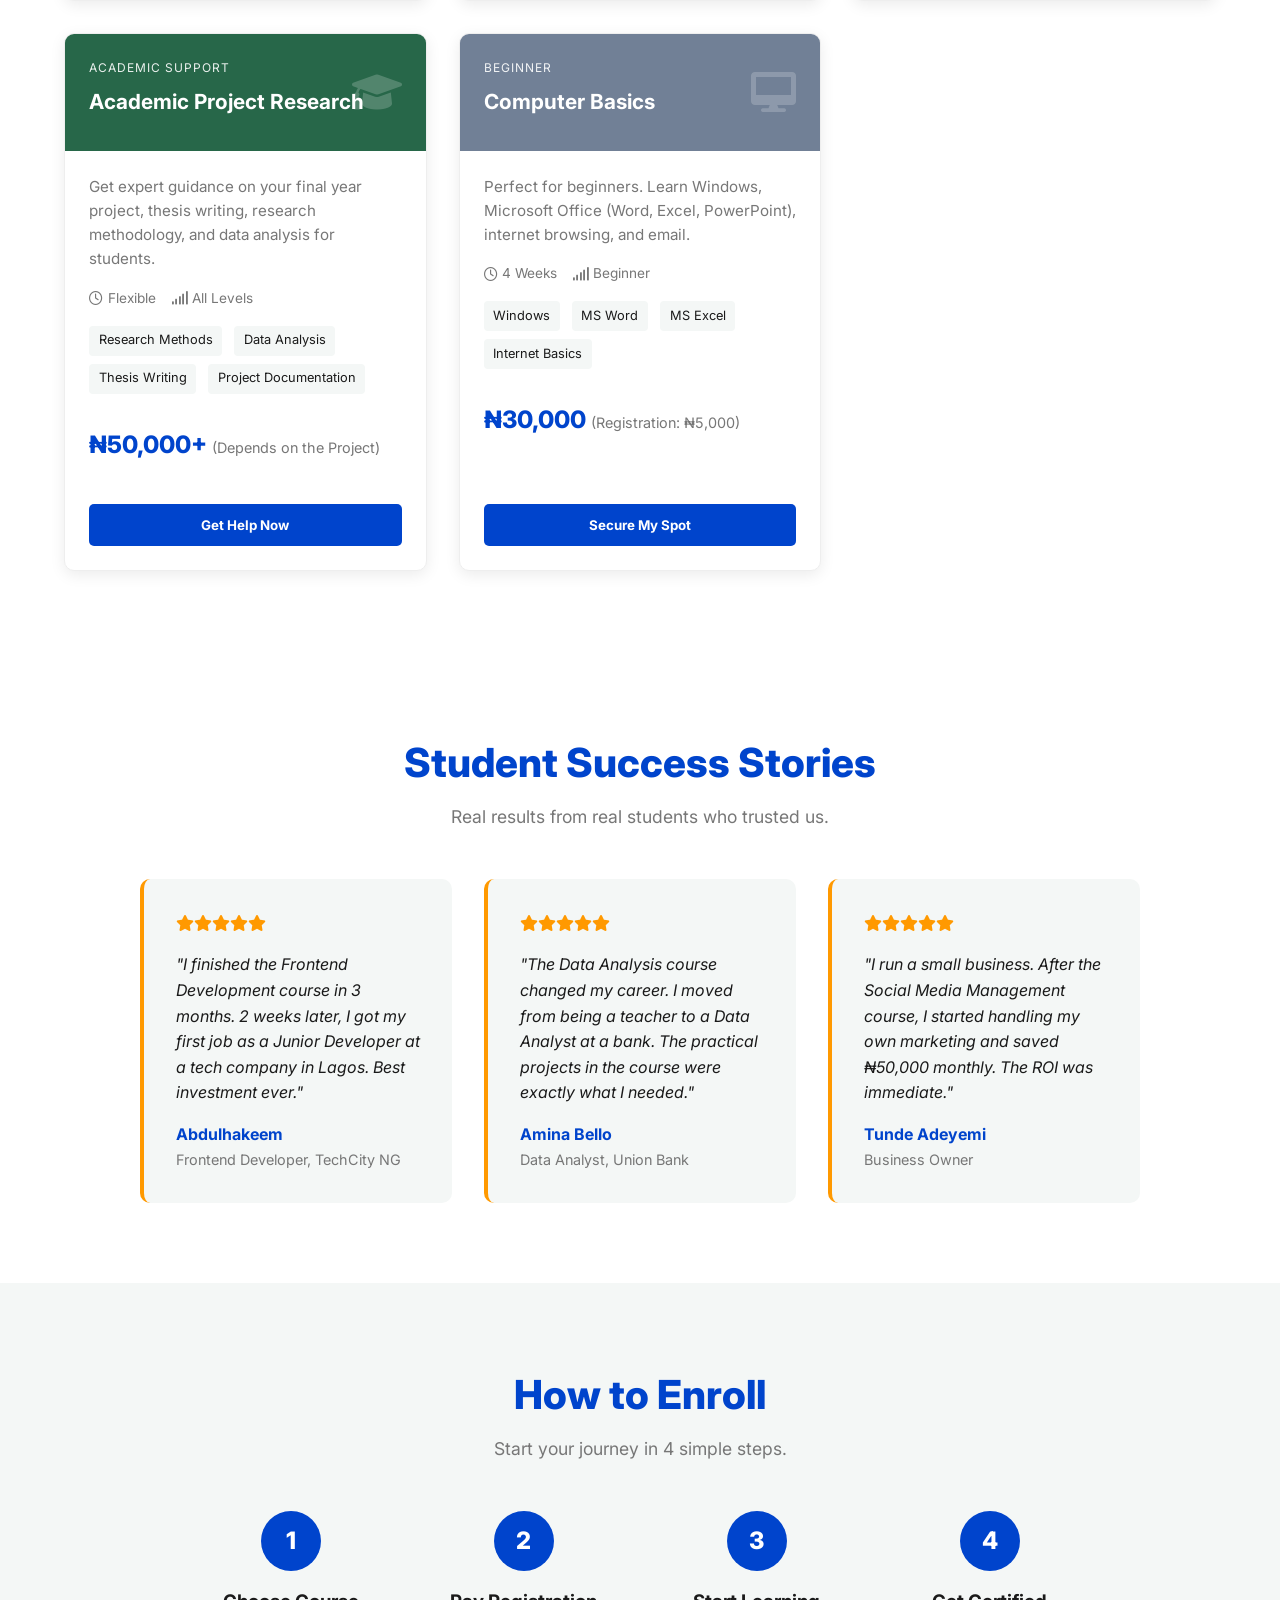
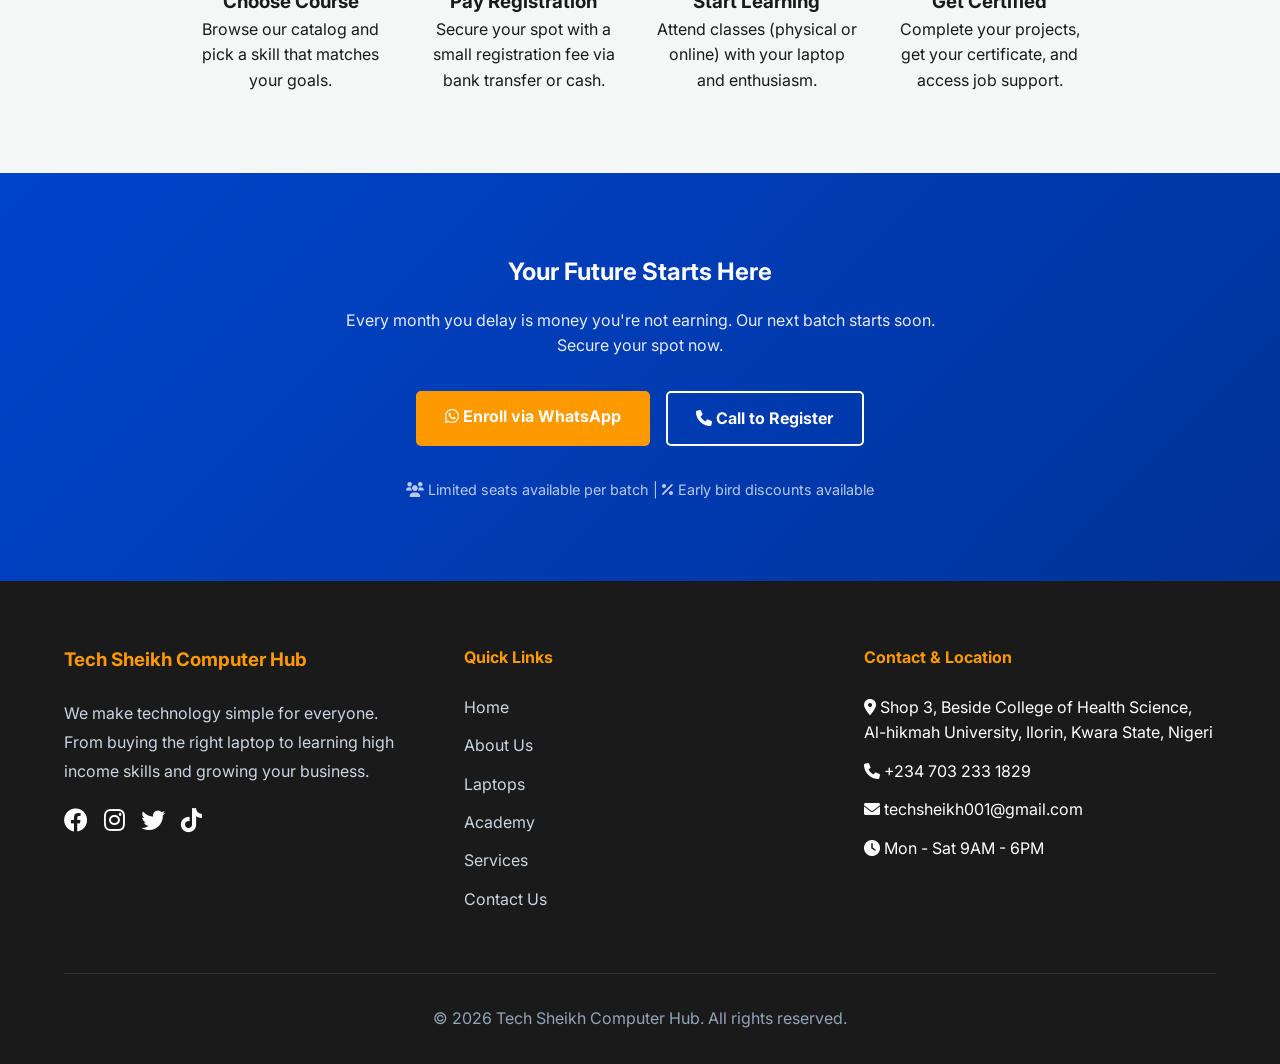
<file: courses.html>
<!DOCTYPE html>
<html lang="en">

<head>
    <meta charset="UTF-8">
    <meta name="viewport" content="width=device-width, initial-scale=1.0">
    <title>Tech Academy | Learn High-Income Skills - Tech Sheikh Computer Hub</title>
    <meta name="description"
        content="Learn Frontend, Backend, UI/UX, Data Science, Cyber Security, and more. Practical training with job placement support.">

    <!-- Google Fonts -->
    <link href="https://fonts.googleapis.com/css2?family=Inter:wght@400;600;700;800&display=swap" rel="stylesheet">

    <!-- Font Awesome -->
    <link rel="stylesheet" href="https://cdnjs.cloudflare.com/ajax/libs/font-awesome/6.0.0/css/all.min.css">

    <!-- CSS -->
    <link rel="stylesheet" href="./css/courses.css">

</head>

<body>

    <!-- HEADER -->
    <header>
        <nav>
            <a href="index.html" class="logo">Tech Sheikh <span>Hub</span></a>
            <div class="menu-toggle" id="mobile-menu-btn">
                <i class="fas fa-bars"></i>
            </div>
            <ul class="nav-links" id="nav-links">
                <li><a href="index.html">Home</a></li>
                <li><a href="about.html">About</a></li>
                <li><a href="product.html">Laptops</a></li>
                <li><a href="courses.html" style="color: var(--primary); font-weight:700;">Academy</a></li>
                <li><a href="services.html">IT Services</a></li>
                <li><a href="contact.html" class="cta-btn-nav">Contact Us</a></li>
            </ul>
        </nav>
    </header>

    <main>

        <!-- HERO SECTION -->
        <section class="page-hero">
            <h1 class="fade-in">Transform Your Career in 90 Days</h1>
            <p class="fade-in" style="animation-delay: 0.2s;">
                Don't waste 4 years in university learning theory. Learn practical, high-income skills that employers
                pay for immediately.
            </p>
            <div class="hero-buttons fade-in" style="animation-delay: 0.4s;">
                <a href="#courses" class="btn btn-secondary">View All Courses</a>
                <a href="https://wa.me/2347032331829?text=I%20want%20to%20enroll%20in%20a%20course"
                    class="btn btn-outline-white"><i class="fab fa-whatsapp"></i> Enroll Now</a>
            </div>
        </section>

        <!-- WHY LEARN WITH US -->
        <section class="section-padding why-learn-section">
            <div class="section-header animate-on-scroll">
                <h2>Why Learn With Tech Sheikh?</h2>
                <p>We don't just teach. We prepare you for real jobs.</p>
            </div>

            <div class="why-grid">
                <div class="card why-card animate-on-scroll">
                    <div class="why-icon"><i class="fas fa-laptop-code"></i></div>
                    <h3>Project-Based Learning</h3>
                    <p>No boring theory. You build real projects for your portfolio from day one.</p>
                </div>

                <div class="card why-card animate-on-scroll">
                    <div class="why-icon"><i class="fas fa-users"></i></div>
                    <h3>Small Class Sizes</h3>
                    <p>Maximum 15 students per class. Get personalized attention and mentorship.</p>
                </div>

                <div class="card why-card animate-on-scroll">
                    <div class="why-icon"><i class="fas fa-briefcase"></i></div>
                    <h3>Job Placement Support</h3>
                    <p>We connect you with companies hiring after graduation. CV review and interview prep included.</p>
                </div>

                <div class="card why-card animate-on-scroll">
                    <div class="why-icon"><i class="fas fa-infinity"></i></div>
                    <h3>Lifetime Access</h3>
                    <p>Come back anytime to retake classes or get help with your freelance projects.</p>
                </div>
            </div>
        </section>

        <!-- COURSES SECTION -->
        <section class="section-padding" id="courses">
            <div class="section-header animate-on-scroll">
                <h2>Our Course Catalog</h2>
                <p>Choose a path. Change your life.</p>
            </div>

            <!-- Filters -->
            <div class="filter-container animate-on-scroll">
                <button class="filter-btn active" data-filter="all">All Courses</button>
                <button class="filter-btn" data-filter="dev">Development</button>
                <button class="filter-btn" data-filter="design">Design</button>
                <button class="filter-btn" data-filter="data">Data & AI</button>
                <button class="filter-btn" data-filter="security">Security</button>
                <button class="filter-btn" data-filter="marketing">Marketing</button>
                <button class="filter-btn" data-filter="academic">Academic</button>
            </div>

            <!-- Courses Grid -->
            <div class="courses-grid">

                <!-- 1. Frontend Development -->
                <div class="course-card animate-on-scroll" data-category="dev">
                    <div class="course-header">
                        <div class="course-category">Web Development</div>
                        <div class="course-title">Frontend Development</div>
                        <i class="fab fa-react course-icon"></i>
                    </div>
                    <div class="course-body">
                        <p class="course-description">Master HTML, CSS, JavaScript, and React. Build responsive websites
                            and web applications that users love.</p>
                        <div class="course-meta">
                            <span><i class="far fa-clock"></i> 12 Weeks</span>
                            <span><i class="fas fa-signal"></i> Beginner</span>
                        </div>
                        <div class="course-skills">
                            <span class="skill-tag">HTML/CSS</span>
                            <span class="skill-tag">JavaScript</span>
                            <span class="skill-tag">Bootstrap</span>
                            <span class="skill-tag">React</span>
                            <span class="skill-tag">Git</span>
                            <span class="skill-tag">GitHub</span>
                            <span class="skill-tag">Hosting</span>
                        </div>
                        <div class="course-price">₦120,000 <span>(Registration fee: ₦5,000)</span></div>
                    </div>
                    <div class="course-footer">
                        <button class="btn btn-primary" style="width: 100%;"
                            onclick="enrollCourse('Frontend Development')">Secure My Spot</button>
                    </div>
                </div>

                <!-- 2. Backend Development -->
                <div class="course-card animate-on-scroll" data-category="dev">
                    <div class="course-header" style="background: #2d3748;">
                        <div class="course-category">Web Development</div>
                        <div class="course-title">Backend Development</div>
                        <i class="fas fa-server course-icon"></i>
                    </div>
                    <div class="course-body">
                        <p class="course-description">Learn server-side programming with Python/Django, and
                            database management. Build APIs and scalable systems.</p>
                        <div class="course-meta">
                            <span><i class="far fa-clock"></i> 14 Weeks</span>
                            <span><i class="fas fa-signal"></i> Intermediate</span>
                        </div>
                        <div class="course-skills">
                            <span class="skill-tag">Python</span>
                            <span class="skill-tag">Django</span>
                            <span class="skill-tag">SQL</span>
                            <span class="skill-tag">APIs</span>
                        </div>
                        <div class="course-price">₦150,000 <span>(Registration fee: ₦5,000)</span></div>
                    </div>
                    <div class="course-footer">
                        <button class="btn btn-primary" style="width: 100%;"
                            onclick="enrollCourse('Backend Development')">Secure My Spot</button>
                    </div>
                </div>

                <!-- 3. UI/UX Design -->
                <div class="course-card animate-on-scroll" data-category="design">
                    <div class="course-header" style="background: #805ad5;">
                        <div class="course-category">Design</div>
                        <div class="course-title">UI/UX Design</div>
                        <i class="fas fa-paint-brush course-icon"></i>
                    </div>
                    <div class="course-body">
                        <p class="course-description">Design beautiful interfaces and user experiences using Figma.
                            Learn design systems, prototyping, and user research.</p>
                        <div class="course-meta">
                            <span><i class="far fa-clock"></i> 8 Weeks</span>
                            <span><i class="fas fa-signal"></i> Beginner</span>
                        </div>
                        <div class="course-skills">
                            <span class="skill-tag">Figma</span>
                            <span class="skill-tag">Prototyping</span>
                            <span class="skill-tag">User Research</span>
                            <span class="skill-tag">Design Systems</span>
                        </div>
                        <div class="course-price">₦80,000 <span>(Registration: ₦5,000)</span></div>
                    </div>
                    <div class="course-footer">
                        <button class="btn btn-primary" style="width: 100%;"
                            onclick="enrollCourse('UI/UX Design')">Secure My Spot</button>
                    </div>
                </div>

                <!-- 4. Cyber Security -->
                <div class="course-card animate-on-scroll" data-category="security">
                    <div class="course-header" style="background: #c53030;">
                        <div class="course-category">Security</div>
                        <div class="course-title">Cyber Security</div>
                        <i class="fas fa-shield-alt course-icon"></i>
                    </div>
                    <div class="course-body">
                        <p class="course-description">Learn ethical hacking, network security, and how to protect
                            systems from cyber attacks. High-demand skill globally.</p>
                        <div class="course-meta">
                            <span><i class="far fa-clock"></i> 16 Weeks</span>
                            <span><i class="fas fa-signal"></i> Intermediate</span>
                        </div>
                        <div class="course-skills">
                            <span class="skill-tag">Ethical Hacking</span>
                            <span class="skill-tag">Network Security</span>
                            <span class="skill-tag">Kali Linux</span>
                            <span class="skill-tag">Penetration Testing</span>
                        </div>
                        <div class="course-price">₦180,000 <span>(Registration: ₦10,000)</span></div>
                    </div>
                    <div class="course-footer">
                        <button class="btn btn-primary" style="width: 100%;"
                            onclick="enrollCourse('Cyber Security')">Secure My Spot</button>
                    </div>
                </div>

                <!-- 5. Data Analysis -->
                <div class="course-card animate-on-scroll" data-category="data">
                    <div class="course-header" style="background: #0987a0;">
                        <div class="course-category">Data</div>
                        <div class="course-title">Data Analysis</div>
                        <i class="fas fa-chart-line course-icon"></i>
                    </div>
                    <div class="course-body">
                        <p class="course-description">Master Excel, SQL, and Power BI. Learn to analyze data, create
                            dashboards, and make business decisions with data.</p>
                        <div class="course-meta">
                            <span><i class="far fa-clock"></i> 8 Weeks</span>
                            <span><i class="fas fa-signal"></i> Beginner</span>
                        </div>
                        <div class="course-skills">
                            <span class="skill-tag">Excel</span>
                            <span class="skill-tag">Python</span>
                            <span class="skill-tag">SQL</span>
                            <span class="skill-tag">Power BI</span>
                            <span class="skill-tag">Statistics</span>
                        </div>
                        <div class="course-price">₦100,000 <span>(Registration: ₦10,000)</span></div>
                    </div>
                    <div class="course-footer">
                        <button class="btn btn-primary" style="width: 100%;"
                            onclick="enrollCourse('Data Analysis')">Secure My Spot</button>
                    </div>
                </div>

                <!-- 6. Data Science -->
                <div class="course-card animate-on-scroll" data-category="data">
                    <div class="course-header" style="background: #2c5282;">
                        <div class="course-category">Data</div>
                        <div class="course-title">Data Science</div>
                        <i class="fas fa-brain course-icon"></i>
                    </div>
                    <div class="course-body">
                        <p class="course-description">Advanced course covering Python for data science, machine learning
                            algorithms, and AI fundamentals.</p>
                        <div class="course-meta">
                            <span><i class="far fa-clock"></i> 20 Weeks</span>
                            <span><i class="fas fa-signal"></i> Advanced</span>
                        </div>
                        <div class="course-skills">
                            <span class="skill-tag">Python</span>
                            <span class="skill-tag">Machine Learning</span>
                            <span class="skill-tag">Pandas</span>
                            <span class="skill-tag">TensorFlow</span>
                        </div>
                        <div class="course-price">₦250,000 <span>(Registration: ₦20,000)</span></div>
                    </div>
                    <div class="course-footer">
                        <button class="btn btn-primary" style="width: 100%;"
                            onclick="enrollCourse('Data Science')">Secure My Spot</button>
                    </div>
                </div>

                <!-- 7. Social Media Management -->
                <div class="course-card animate-on-scroll" data-category="marketing">
                    <div class="course-header" style="background: #d69e2e;">
                        <div class="course-category">Marketing</div>
                        <div class="course-title">Social Media Management</div>
                        <i class="fas fa-share-alt course-icon"></i>
                    </div>
                    <div class="course-body">
                        <p class="course-description">Learn to grow brands on Instagram, Facebook, and TikTok. Content
                            strategy, ads management, and analytics.</p>
                        <div class="course-meta">
                            <span><i class="far fa-clock"></i> 6 Weeks</span>
                            <span><i class="fas fa-signal"></i> Beginner</span>
                        </div>
                        <div class="course-skills">
                            <span class="skill-tag">Content Strategy</span>
                            <span class="skill-tag">Meta Ads</span>
                            <span class="skill-tag">Analytics</span>
                            <span class="skill-tag">Canva</span>
                        </div>
                        <div class="course-price">₦50,000 <span>(Registration: ₦5,000)</span></div>
                    </div>
                    <div class="course-footer">
                        <button class="btn btn-primary" style="width: 100%;"
                            onclick="enrollCourse('Social Media Management')">Secure My Spot</button>
                    </div>
                </div>

                <!-- 8. Prompt Engineering -->
                <div class="course-card animate-on-scroll" data-category="dev">
                    <div class="course-header" style="background: #553c9a;">
                        <div class="course-category">AI & Tech</div>
                        <div class="course-title">Prompt Engineering</div>
                        <i class="fas fa-robot course-icon"></i>
                    </div>
                    <div class="course-body">
                        <p class="course-description">Master AI tools like ChatGPT and Midjourney. Learn to write
                            effective prompts for business automation and content creation.</p>
                        <div class="course-meta">
                            <span><i class="far fa-clock"></i> 4 Weeks</span>
                            <span><i class="fas fa-signal"></i> Beginner</span>
                        </div>
                        <div class="course-skills">
                            <span class="skill-tag">ChatGPT</span>
                            <span class="skill-tag">Midjourney</span>
                            <span class="skill-tag">AI Automation</span>
                            <span class="skill-tag">Prompt Design</span>
                        </div>
                        <div class="course-price">₦30,000 <span>(Registration: ₦5,000)</span></div>
                    </div>
                    <div class="course-footer">
                        <button class="btn btn-primary" style="width: 100%;"
                            onclick="enrollCourse('Prompt Engineering')">Secure My Spot</button>
                    </div>
                </div>

                <!-- 9. Graphics Design -->
                <div class="course-card animate-on-scroll" data-category="design">
                    <div class="course-header" style="background: #dd6b20;">
                        <div class="course-category">Design</div>
                        <div class="course-title">Graphics Design</div>
                        <i class="fas fa-palette course-icon"></i>
                    </div>
                    <div class="course-body">
                        <p class="course-description">Learn Canva and Postermywall. Create logos, flyers,
                            social media graphics, and branding materials.</p>
                        <div class="course-meta">
                            <span><i class="far fa-clock"></i> 8 Weeks</span>
                            <span><i class="fas fa-signal"></i> Beginner</span>
                        </div>
                        <div class="course-skills">
                            <span class="skill-tag">Canva</span>
                            <span class="skill-tag">Postermywall</span>
                            <span class="skill-tag">Branding</span>
                        </div>
                        <div class="course-price">₦40,000 <span>(Registration: ₦10,000)</span></div>
                    </div>
                    <div class="course-footer">
                        <button class="btn btn-primary" style="width: 100%;"
                            onclick="enrollCourse('Graphics Design')">Secure My Spot</button>
                    </div>
                </div>

                <!-- 10. Academic Project Research -->
                <div class="course-card animate-on-scroll" data-category="academic">
                    <div class="course-header" style="background: #276749;">
                        <div class="course-category">Academic Support</div>
                        <div class="course-title">Academic Project Research</div>
                        <i class="fas fa-graduation-cap course-icon"></i>
                    </div>
                    <div class="course-body">
                        <p class="course-description">Get expert guidance on your final year project, thesis writing,
                            research methodology, and data analysis for students.</p>
                        <div class="course-meta">
                            <span><i class="far fa-clock"></i> Flexible</span>
                            <span><i class="fas fa-signal"></i> All Levels</span>
                        </div>
                        <div class="course-skills">
                            <span class="skill-tag">Research Methods</span>
                            <span class="skill-tag">Data Analysis</span>
                            <span class="skill-tag">Thesis Writing</span>
                            <span class="skill-tag">Project Documentation</span>
                        </div>
                        <div class="course-price">₦50,000+ <span>(Depends on the Project)</span></div>
                    </div>
                    <div class="course-footer">
                        <button class="btn btn-primary" style="width: 100%;"
                            onclick="enrollCourse('Academic Project Research')">Get Help Now</button>
                    </div>
                </div>

                <!-- 11. Computer Training (Basic) -->
                <div class="course-card animate-on-scroll" data-category="academic">
                    <div class="course-header" style="background: #718096;">
                        <div class="course-category">Beginner</div>
                        <div class="course-title">Computer Basics</div>
                        <i class="fas fa-desktop course-icon"></i>
                    </div>
                    <div class="course-body">
                        <p class="course-description">Perfect for beginners. Learn Windows, Microsoft Office (Word,
                            Excel, PowerPoint), internet browsing, and email.</p>
                        <div class="course-meta">
                            <span><i class="far fa-clock"></i> 4 Weeks</span>
                            <span><i class="fas fa-signal"></i> Beginner</span>
                        </div>
                        <div class="course-skills">
                            <span class="skill-tag">Windows</span>
                            <span class="skill-tag">MS Word</span>
                            <span class="skill-tag">MS Excel</span>
                            <span class="skill-tag">Internet Basics</span>
                        </div>
                        <div class="course-price">₦30,000 <span>(Registration: ₦5,000)</span></div>
                    </div>
                    <div class="course-footer">
                        <button class="btn btn-primary" style="width: 100%;"
                            onclick="enrollCourse('Computer Basics')">Secure My Spot</button>
                    </div>
                </div>

            </div>
        </section>

        <!-- SUCCESS STORIES -->
        <section class="section-padding success-section">
            <div class="section-header animate-on-scroll">
                <h2>Student Success Stories</h2>
                <p>Real results from real students who trusted us.</p>
            </div>

            <div class="testimonial-grid">
                <div class="testimonial-card animate-on-scroll">
                    <div class="stars">
                        <i class="fas fa-star"></i><i class="fas fa-star"></i><i class="fas fa-star"></i><i
                            class="fas fa-star"></i><i class="fas fa-star"></i>
                    </div>
                    <p class="testimonial-text">"I finished the Frontend Development course in 3 months. 2 weeks later,
                        I got my first job as a Junior Developer at a tech company in Lagos. Best investment ever."</p>
                    <div class="testimonial-author">Abdulhakeem</div>
                    <div class="testimonial-role">Frontend Developer, TechCity NG</div>
                </div>

                <div class="testimonial-card animate-on-scroll">
                    <div class="stars">
                        <i class="fas fa-star"></i><i class="fas fa-star"></i><i class="fas fa-star"></i><i
                            class="fas fa-star"></i><i class="fas fa-star"></i>
                    </div>
                    <p class="testimonial-text">"The Data Analysis course changed my career. I moved from being a
                        teacher to a Data Analyst at a bank. The practical projects in the course were exactly what I
                        needed."</p>
                    <div class="testimonial-author">Amina Bello</div>
                    <div class="testimonial-role">Data Analyst, Union Bank</div>
                </div>

                <div class="testimonial-card animate-on-scroll">
                    <div class="stars">
                        <i class="fas fa-star"></i><i class="fas fa-star"></i><i class="fas fa-star"></i><i
                            class="fas fa-star"></i><i class="fas fa-star"></i>
                    </div>
                    <p class="testimonial-text">"I run a small business. After the Social Media Management course, I
                        started handling my own marketing and saved ₦50,000 monthly. The ROI was immediate."</p>
                    <div class="testimonial-author">Tunde Adeyemi</div>
                    <div class="testimonial-role">Business Owner</div>
                </div>
            </div>
        </section>

        <!-- ENROLLMENT PROCESS -->
        <section class="section-padding process-section">
            <div class="section-header animate-on-scroll">
                <h2>How to Enroll</h2>
                <p>Start your journey in 4 simple steps.</p>
            </div>

            <div class="process-grid">
                <div class="process-step animate-on-scroll">
                    <div class="step-number">1</div>
                    <h3>Choose Course</h3>
                    <p>Browse our catalog and pick a skill that matches your goals.</p>
                </div>
                <div class="process-step animate-on-scroll">
                    <div class="step-number">2</div>
                    <h3>Pay Registration</h3>
                    <p>Secure your spot with a small registration fee via bank transfer or cash.</p>
                </div>
                <div class="process-step animate-on-scroll">
                    <div class="step-number">3</div>
                    <h3>Start Learning</h3>
                    <p>Attend classes (physical or online) with your laptop and enthusiasm.</p>
                </div>
                <div class="process-step animate-on-scroll">
                    <div class="step-number">4</div>
                    <h3>Get Certified</h3>
                    <p>Complete your projects, get your certificate, and access job support.</p>
                </div>
            </div>
        </section>

        <!-- FINAL CTA -->
        <section class="section-padding cta-section">
            <h2 class="animate-on-scroll">Your Future Starts Here</h2>
            <p class="animate-on-scroll" style="max-width: 600px; margin: 1rem auto 2rem;">
                Every month you delay is money you're not earning. Our next batch starts soon. Secure your spot now.
            </p>
            <div class="hero-buttons animate-on-scroll">
                <a href="https://wa.me/2347032331829?text=I%20want%20to%20enroll%20in%20a%20course%20at%20Tech%20Sheikh%20Academy"
                    class="btn btn-secondary"><i class="fab fa-whatsapp"></i> Enroll via WhatsApp</a>
                <a href="tel:+2347032331829" class="btn btn-outline-white"><i class="fas fa-phone"></i> Call to
                    Register</a>
            </div>
            <p class="animate-on-scroll" style="margin-top: 2rem; font-size: 0.9rem; opacity: 0.8;">
                <i class="fas fa-users"></i> Limited seats available per batch | <i class="fas fa-percentage"></i> Early
                bird discounts available
            </p>
        </section>

    </main>

    <!-- FOOTER -->
    <footer class="site-footer">
        <div class="footer-grid">

            <div class="footer-col">
                <h3>Tech Sheikh Computer Hub</h3>
                <p>We make technology simple for everyone. From buying the right laptop to learning high income skills
                    and growing your business.</p>
                <div class="social-links">
                    <a href="https://www.facebook.com/techsheikhhub" target="_blank"><i class="fab fa-facebook"></i></a>
                    <a href="https://www.instagram.com/techsheikhhub" target="_blank"><i
                            class="fab fa-instagram"></i></a>
                    <a href="https://x.com/techsheikhhub" target="_blank"><i class="fab fa-twitter"></i></a>
                    <a href="https://www.tiktok.com/@techsheikhhub" target="_blank"><i class="fab fa-tiktok"></i></a>
                </div>
            </div>

            <div class="footer-col">
                <h4>Quick Links</h4>
                <ul class="footer-links">
                    <li><a href="index.html">Home</a></li>
                    <li><a href="about.html">About Us</a></li>
                    <li><a href="product.html">Laptops</a></li>
                    <li><a href="courses.html">Academy</a></li>
                    <li><a href="services.html">Services</a></li>
                    <li><a href="contact.html">Contact Us</a></li>
                </ul>
            </div>

            <div class="footer-col">
                <h4>Contact & Location</h4>
                <ul class="footer-links">
                    <li><i class="fas fa-map-marker-alt"></i> Shop 3, Beside College of Health Science,<br>Al-hikmah
                        University, Ilorin, Kwara State,
                        Nigeri</li>
                    <li><i class="fas fa-phone"></i> +234 703 233 1829</li>
                    <li><i class="fas fa-envelope"></i> techsheikh001@gmail.com</li>
                    <li><i class="fas fa-clock"></i> Mon - Sat 9AM - 6PM</li>
                </ul>
            </div>

        </div>

        <div class="footer-bottom">
            <p>&copy; <span id="year"></span> Tech Sheikh Computer Hub. All rights reserved.</p>
        </div>
    </footer>

    <!-- WhatsApp Float -->
    <a href="https://wa.me/2347032331829" class="whatsapp-float" target="_blank">
        <i class="fab fa-whatsapp"></i>
    </a>

    <!-- JavaScript -->
    <script src="./JavaScript/courses.js"></script>
</body>

</html>
</file>
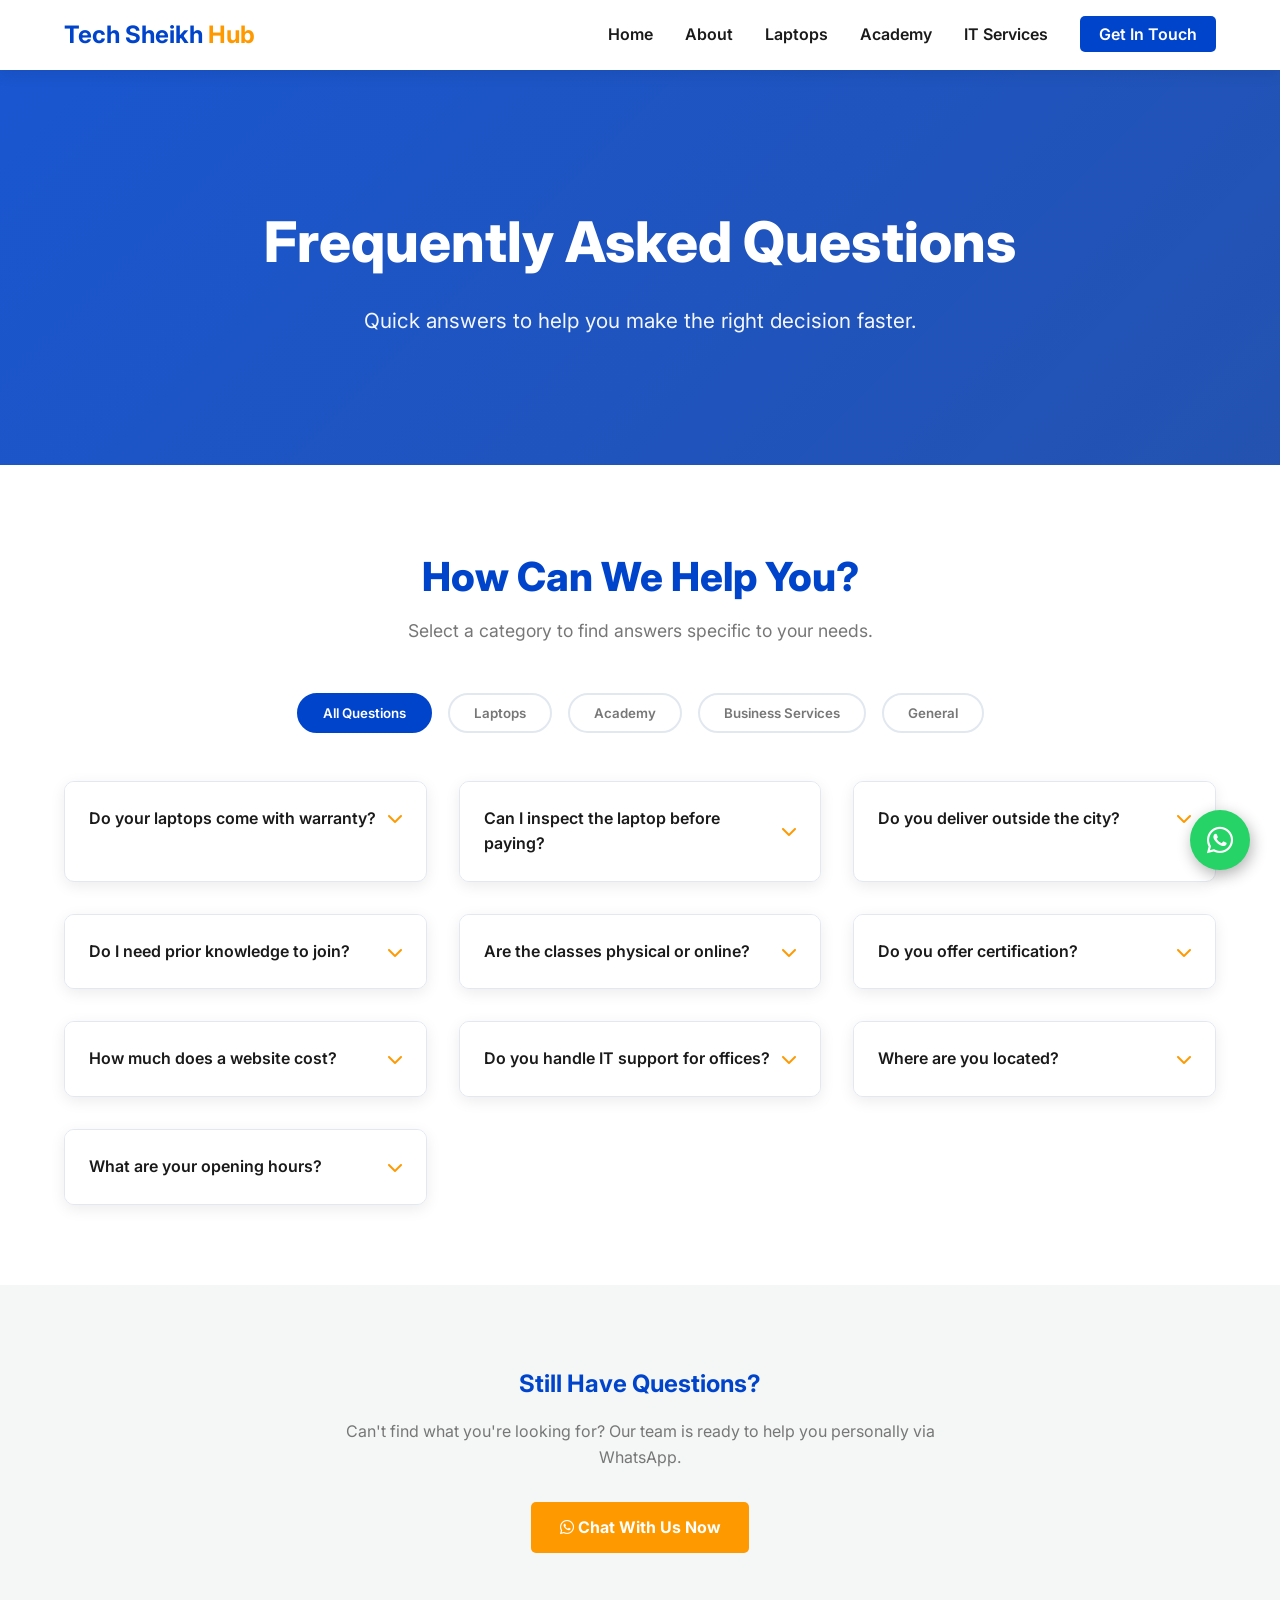
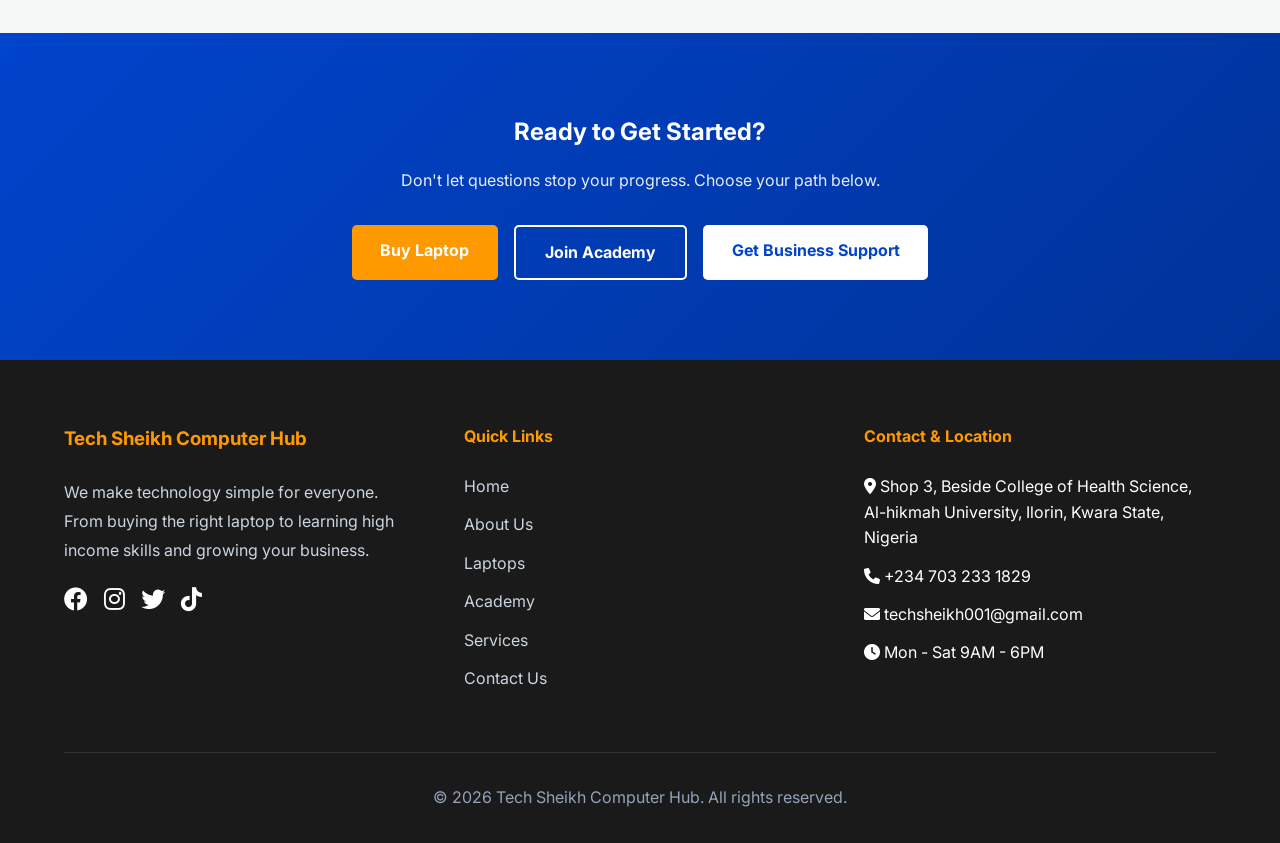
<file: faqs.html>
<!DOCTYPE html>
<html lang="en">

<head>
    <meta charset="UTF-8">
    <meta name="viewport" content="width=device-width, initial-scale=1.0">
    <title>FAQs | Tech Sheikh Computer Hub</title>

    <!-- Google Fonts -->
    <link href="https://fonts.googleapis.com/css2?family=Inter:wght@400;600;700;800&display=swap" rel="stylesheet">

    <!-- Font Awesome -->
    <link rel="stylesheet" href="https://cdnjs.cloudflare.com/ajax/libs/font-awesome/6.0.0/css/all.min.css">


    <!-- CSS -->
    <link rel="stylesheet" href="./css/faqs.css">

</head>

<body>

    <!-- HEADER (Same as Homepage) -->
    <header>
        <nav>
            <a href="index.html" class="logo">Tech Sheikh <span>Hub</span></a>
            <div class="menu-toggle" id="mobile-menu-btn">
                <i class="fas fa-bars"></i>
            </div>
            <ul class="nav-links" id="nav-links">
                <li><a href="index.html">Home</a></li>
                <li><a href="about.html">About</a></li>
                <li><a href="product.html">Laptops</a></li>
                <li><a href="courses.html">Academy</a></li>
                <li><a href="services.html">IT Services</a></li>
                <li><a href="contact.html" class="cta-btn-nav">Get In Touch</a></li>
            </ul>
        </nav>
    </header>

    <main>

        <!-- HERO SECTION -->
        <section class="page-hero">
            <h1 class="fade-in">Frequently Asked Questions</h1>
            <p class="fade-in" style="animation-delay: 0.2s;">
                Quick answers to help you make the right decision faster.
            </p>
        </section>

        <!-- FAQ SECTION WITH FILTERS -->
        <section class="section-padding">
            <div class="section-header animate-on-scroll">
                <h2>How Can We Help You?</h2>
                <p>Select a category to find answers specific to your needs.</p>
            </div>

            <!-- Filter Buttons -->
            <div class="filter-container animate-on-scroll">
                <button class="filter-btn active" data-filter="all">All Questions</button>
                <button class="filter-btn" data-filter="laptops">Laptops</button>
                <button class="filter-btn" data-filter="academy">Academy</button>
                <button class="filter-btn" data-filter="services">Business Services</button>
                <button class="filter-btn" data-filter="general">General</button>
            </div>

            <!-- FAQ Grid -->
            <div class="faq-grid">

                <!-- Laptop FAQs -->
                <div class="faq-item animate-on-scroll" data-category="laptops">
                    <div class="faq-question">
                        <span>Do your laptops come with warranty?</span>
                        <i class="fas fa-chevron-down"></i>
                    </div>
                    <div class="faq-answer">
                        <span class="faq-category">Laptops</span>
                        Yes! All our laptops come with a minimum 3-month warranty. We test every device thoroughly
                        before sale so you can buy with confidence.
                    </div>
                </div>

                <div class="faq-item animate-on-scroll" data-category="laptops">
                    <div class="faq-question">
                        <span>Can I inspect the laptop before paying?</span>
                        <i class="fas fa-chevron-down"></i>
                    </div>
                    <div class="faq-answer">
                        <span class="faq-category">Laptops</span>
                        Absolutely. You are welcome to visit our shop, inspect the device, test the specs, and only pay
                        when you are 100% satisfied.
                    </div>
                </div>

                <div class="faq-item animate-on-scroll" data-category="laptops">
                    <div class="faq-question">
                        <span>Do you deliver outside the city?</span>
                        <i class="fas fa-chevron-down"></i>
                    </div>
                    <div class="faq-answer">
                        <span class="faq-category">Laptops</span>
                        Yes, we deliver nationwide. Payment on delivery is available for certain locations. Contact us
                        on WhatsApp for details.
                    </div>
                </div>

                <!-- Academy FAQs -->
                <div class="faq-item animate-on-scroll" data-category="academy">
                    <div class="faq-question">
                        <span>Do I need prior knowledge to join?</span>
                        <i class="fas fa-chevron-down"></i>
                    </div>
                    <div class="faq-answer">
                        <span class="faq-category">Academy</span>
                        Not at all. Our courses are designed for beginners. We start from the basics and take you to
                        professional level.
                    </div>
                </div>

                <div class="faq-item animate-on-scroll" data-category="academy">
                    <div class="faq-question">
                        <span>Are the classes physical or online?</span>
                        <i class="fas fa-chevron-down"></i>
                    </div>
                    <div class="faq-answer">
                        <span class="faq-category">Academy</span>
                        We offer both! You can join us physically at our hub or learn comfortably from home via our live
                        online classes.
                    </div>
                </div>

                <div class="faq-item animate-on-scroll" data-category="academy">
                    <div class="faq-question">
                        <span>Do you offer certification?</span>
                        <i class="fas fa-chevron-down"></i>
                    </div>
                    <div class="faq-answer">
                        <span class="faq-category">Academy</span>
                        Yes, upon successful completion of your course and projects, you will receive a certificate of
                        completion.
                    </div>
                </div>

                <!-- Services FAQs -->
                <div class="faq-item animate-on-scroll" data-category="services">
                    <div class="faq-question">
                        <span>How much does a website cost?</span>
                        <i class="fas fa-chevron-down"></i>
                    </div>
                    <div class="faq-answer">
                        <span class="faq-category">Services</span>
                        It depends on your needs. A basic business site starts from ₦50,000. Contact us for a custom
                        quote based on your features.
                    </div>
                </div>

                <div class="faq-item animate-on-scroll" data-category="services">
                    <div class="faq-question">
                        <span>Do you handle IT support for offices?</span>
                        <i class="fas fa-chevron-down"></i>
                    </div>
                    <div class="faq-answer">
                        <span class="faq-category">Services</span>
                        Yes, we offer monthly IT support packages for businesses. We handle repairs, networking, and
                        software setup.
                    </div>
                </div>

                <!-- General FAQs -->
                <div class="faq-item animate-on-scroll" data-category="general">
                    <div class="faq-question">
                        <span>Where are you located?</span>
                        <i class="fas fa-chevron-down"></i>
                    </div>
                    <div class="faq-answer">
                        <span class="faq-category">General</span>
                        We are located at Shop 3, Beside College of Health Science,<br>Al-hikmah University, Ilorin,
                        Kwara State,
                        Nigeria. Check our Contact page for the exact map
                        location.
                    </div>
                </div>

                <div class="faq-item animate-on-scroll" data-category="general">
                    <div class="faq-question">
                        <span>What are your opening hours?</span>
                        <i class="fas fa-chevron-down"></i>
                    </div>
                    <div class="faq-answer">
                        <span class="faq-category">General</span>
                        We are open Monday to Saturday, 9:00 AM to 6:00 PM. Sundays are by appointment only.
                    </div>
                </div>

            </div>
        </section>

        <!-- STILL HAVE QUESTIONS CTA -->
        <section class="section-padding" style="background: var(--light-bg); text-align: center;">
            <div class="animate-on-scroll">
                <h2 style="color: var(--primary); margin-bottom: 1rem;">Still Have Questions?</h2>
                <p style="color: var(--grey); max-width: 600px; margin: 0 auto 2rem;">
                    Can't find what you're looking for? Our team is ready to help you personally via WhatsApp.
                </p>
                <a href="https://wa.me/2347032331829" class="btn btn-secondary"><i class="fab fa-whatsapp"></i> Chat
                    With Us Now</a>
            </div>
        </section>

        <!-- FINAL BUSINESS CTA -->
        <section class="section-padding cta-section">
            <h2 class="animate-on-scroll">Ready to Get Started?</h2>
            <p class="animate-on-scroll" style="max-width: 600px; margin: 1rem auto 2rem;">
                Don't let questions stop your progress. Choose your path below.
            </p>
            <div class="hero-buttons animate-on-scroll"
                style="display: flex; gap: 1rem; justify-content: center; flex-wrap: wrap;">
                <a href="product.html" class="btn btn-secondary">Buy Laptop</a>
                <a href="courses.html" class="btn btn-outline-white">Join Academy</a>
                <a href="contact.html" class="btn btn-secondary" style="background: white; color: var(--primary);">Get
                    Business Support</a>
            </div>
        </section>

    </main>

    <!-- FOOTER (Same as Homepage) -->
    <footer class="site-footer">
        <div class="footer-grid">

            <div class="footer-col">
                <h3>Tech Sheikh Computer Hub</h3>
                <p>We make technology simple for everyone. From buying the right laptop to learning high income skills
                    and growing your business.</p>
                <div class="social-links">
                    <a href="https://www.facebook.com/techsheikhhub" target="_blank"><i class="fab fa-facebook"></i></a>
                    <a href="https://www.instagram.com/techsheikhhub" target="_blank"><i
                            class="fab fa-instagram"></i></a>
                    <a href="https://x.com/techsheikhhub" target="_blank"><i class="fab fa-twitter"></i></a>
                    <a href="https://www.tiktok.com/@techsheikhhub" target="_blank"><i class="fab fa-tiktok"></i></a>
                </div>
            </div>

            <div class="footer-col">
                <h4>Quick Links</h4>
                <ul class="footer-links">
                    <li><a href="index.html">Home</a></li>
                    <li><a href="about.html">About Us</a></li>
                    <li><a href="product.html">Laptops</a></li>
                    <li><a href="courses.html">Academy</a></li>
                    <li><a href="services.html">Services</a></li>
                    <li><a href="contact.html">Contact Us</a></li>
                </ul>
            </div>

            <div class="footer-col">
                <h4>Contact & Location</h4>
                <ul class="footer-links">
                    <li><i class="fas fa-map-marker-alt"></i> Shop 3, Beside College of Health Science,<br>Al-hikmah
                        University, Ilorin, Kwara State,
                        Nigeria</li>
                    <li><i class="fas fa-phone"></i> +234 703 233 1829</li>
                    <li><i class="fas fa-envelope"></i> techsheikh001@gmail.com</li>
                    <li><i class="fas fa-clock"></i> Mon - Sat 9AM - 6PM</li>
                </ul>
            </div>

        </div>

        <div class="footer-bottom">
            <p>&copy; <span id="year"></span> Tech Sheikh Computer Hub. All rights reserved.</p>
        </div>
    </footer>

    <!-- WhatsApp Float -->
    <a href="https://wa.me/2347032331829" class="whatsapp-float" target="_blank">
        <i class="fab fa-whatsapp"></i>
    </a>

    <!-- JavaScript -->
    <script src="./JavaScript/faqs.js"> </script>
</body>

</html>
</file>
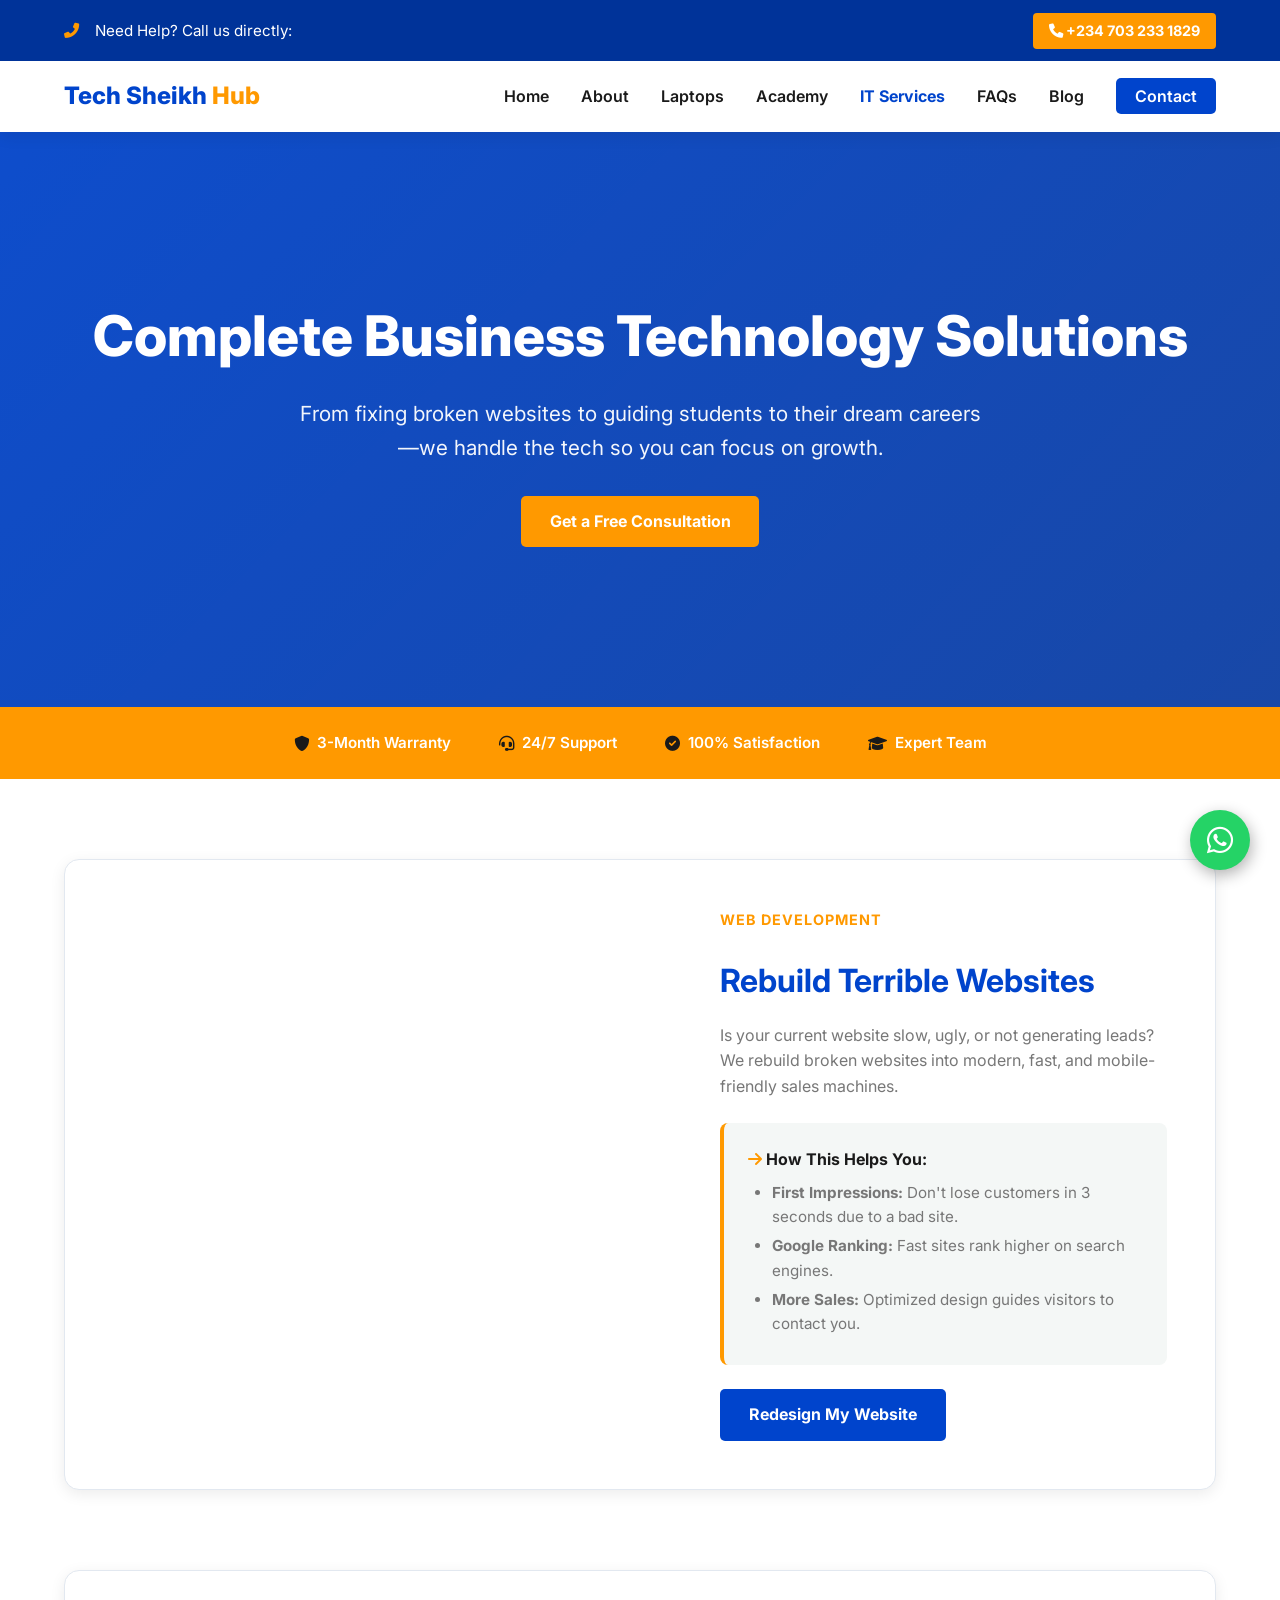
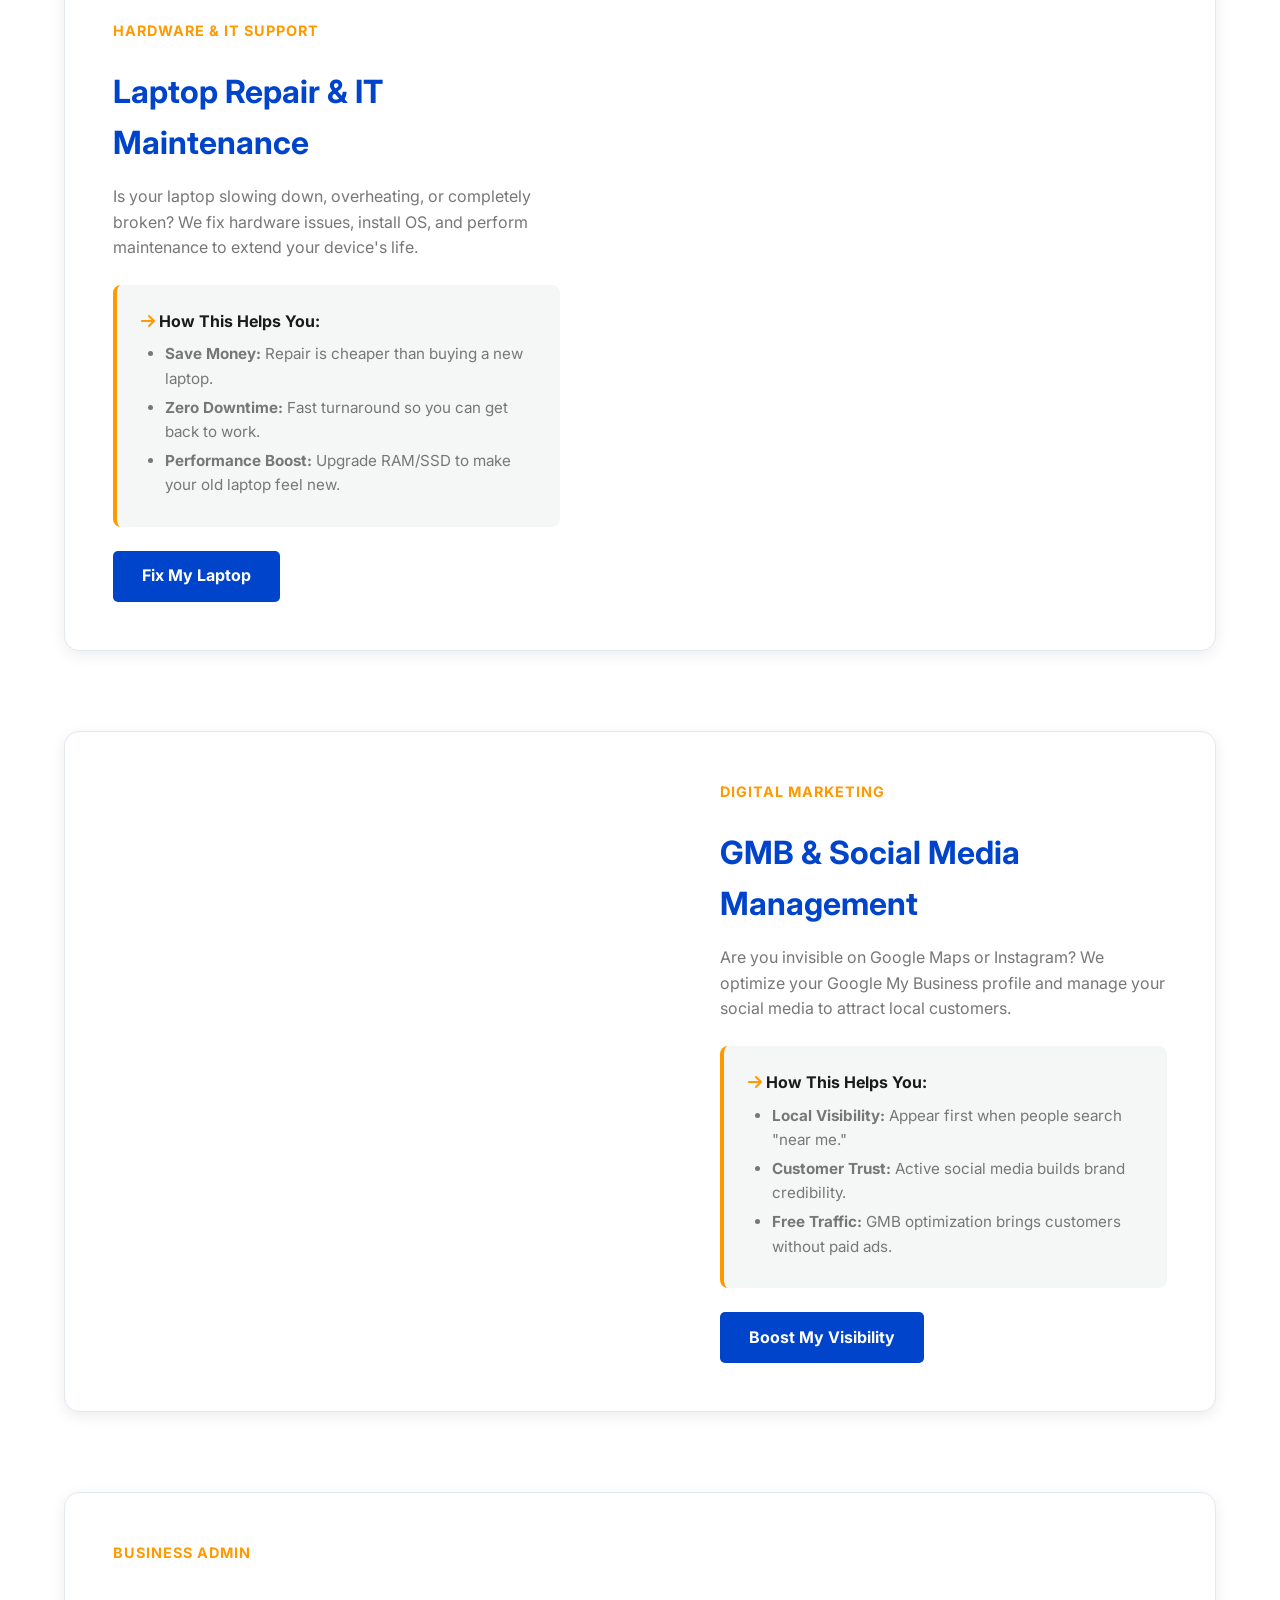
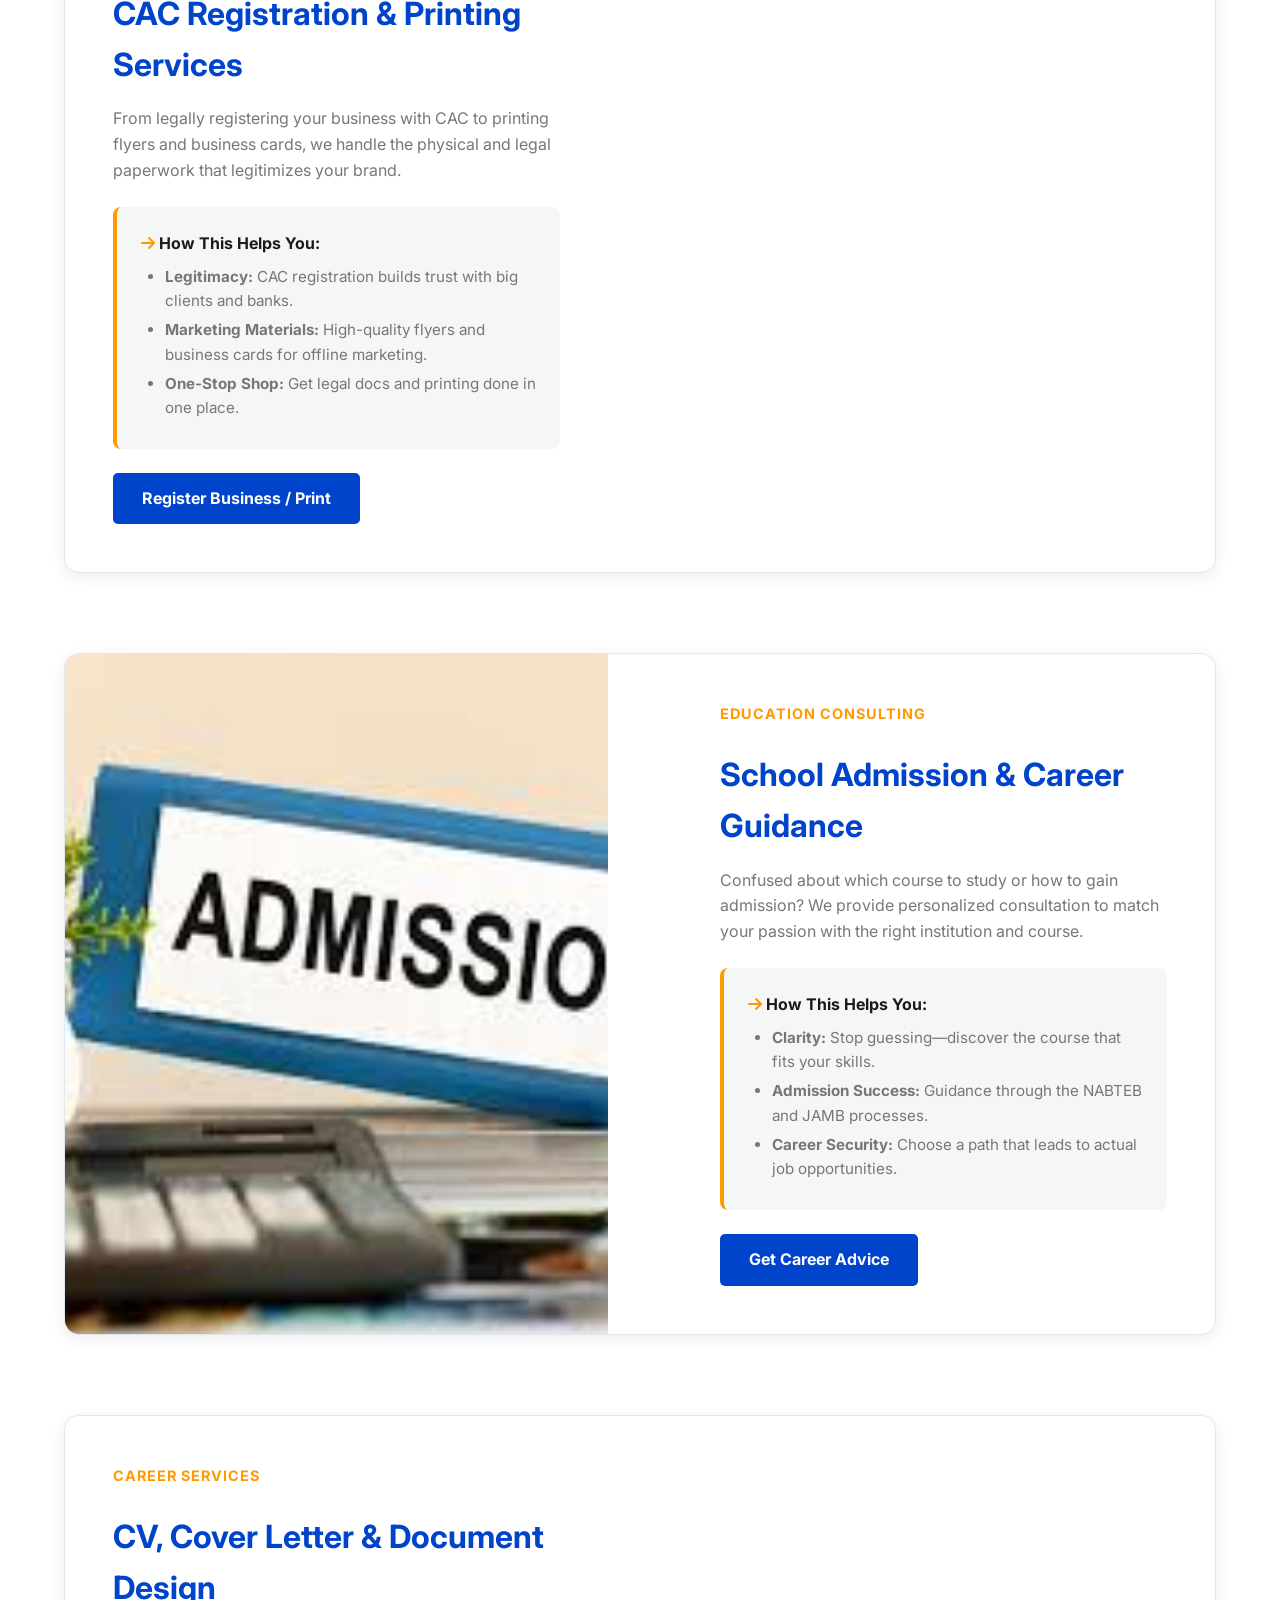
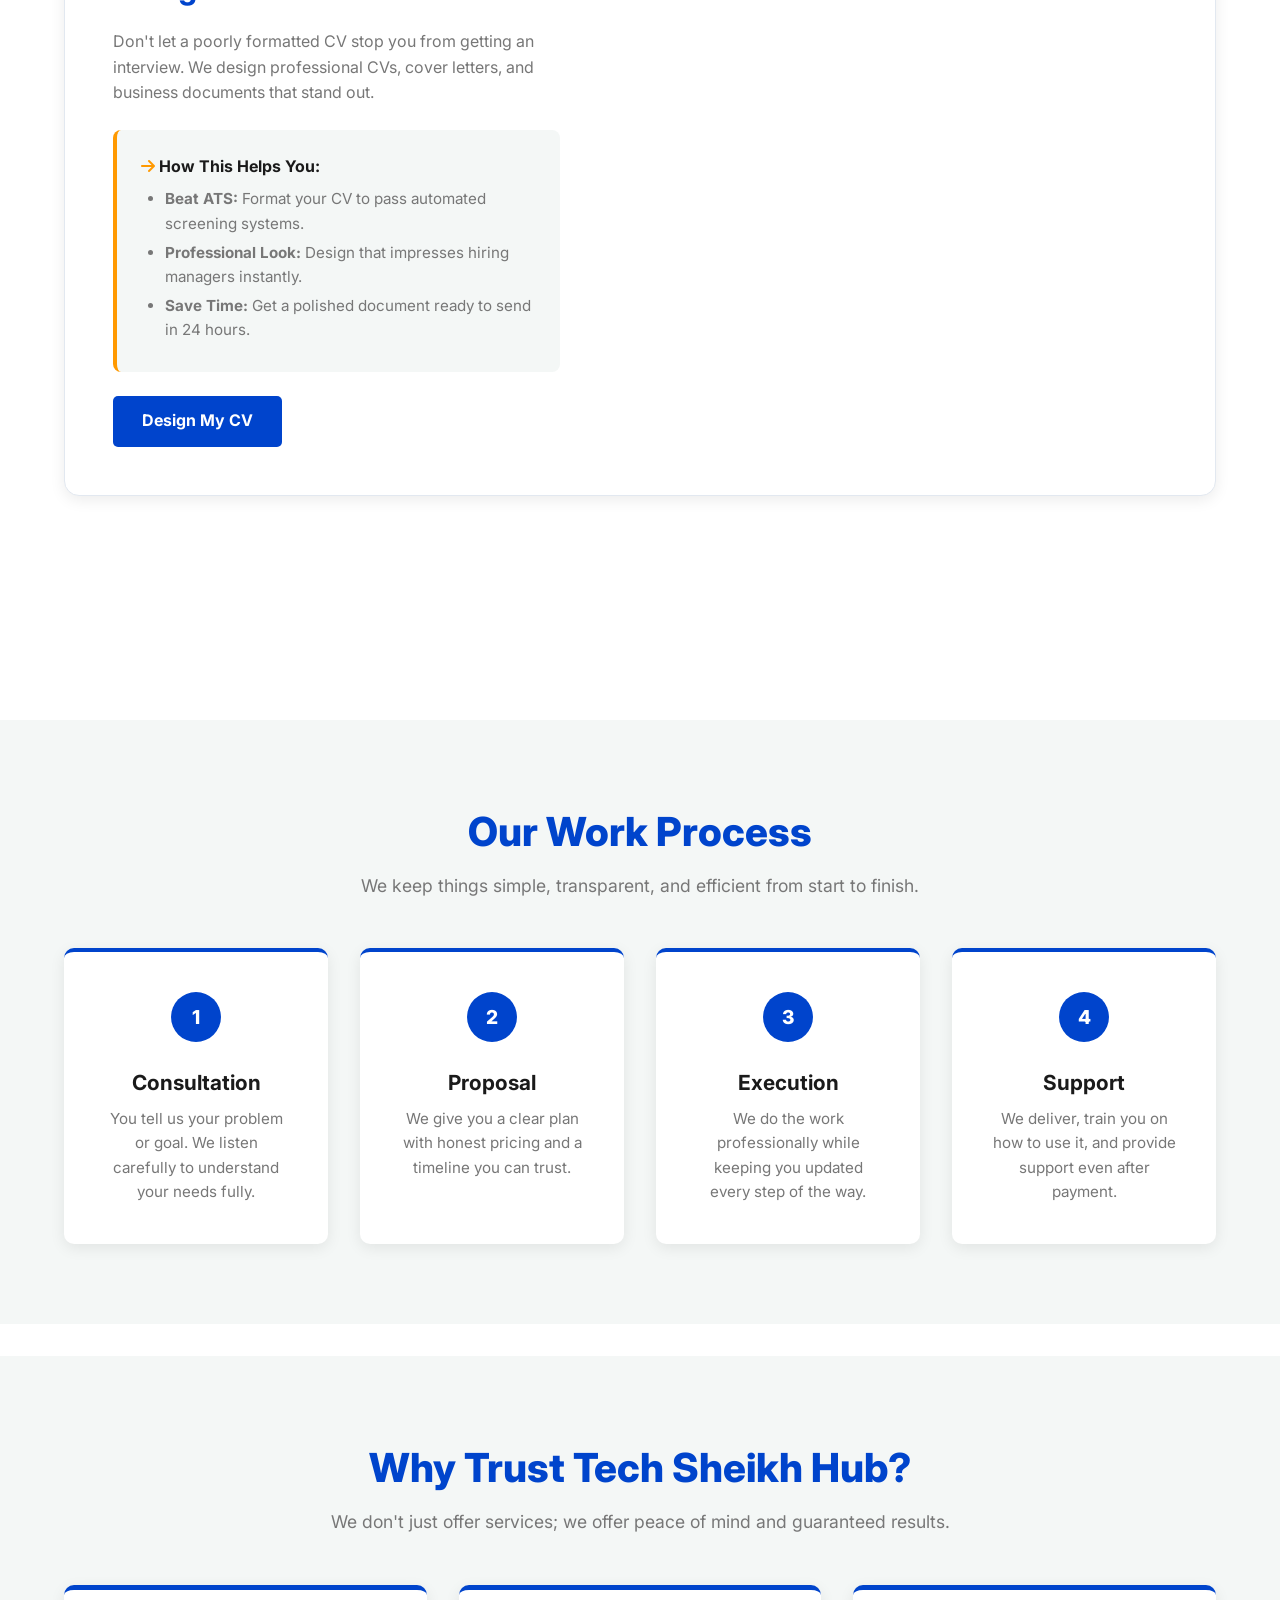
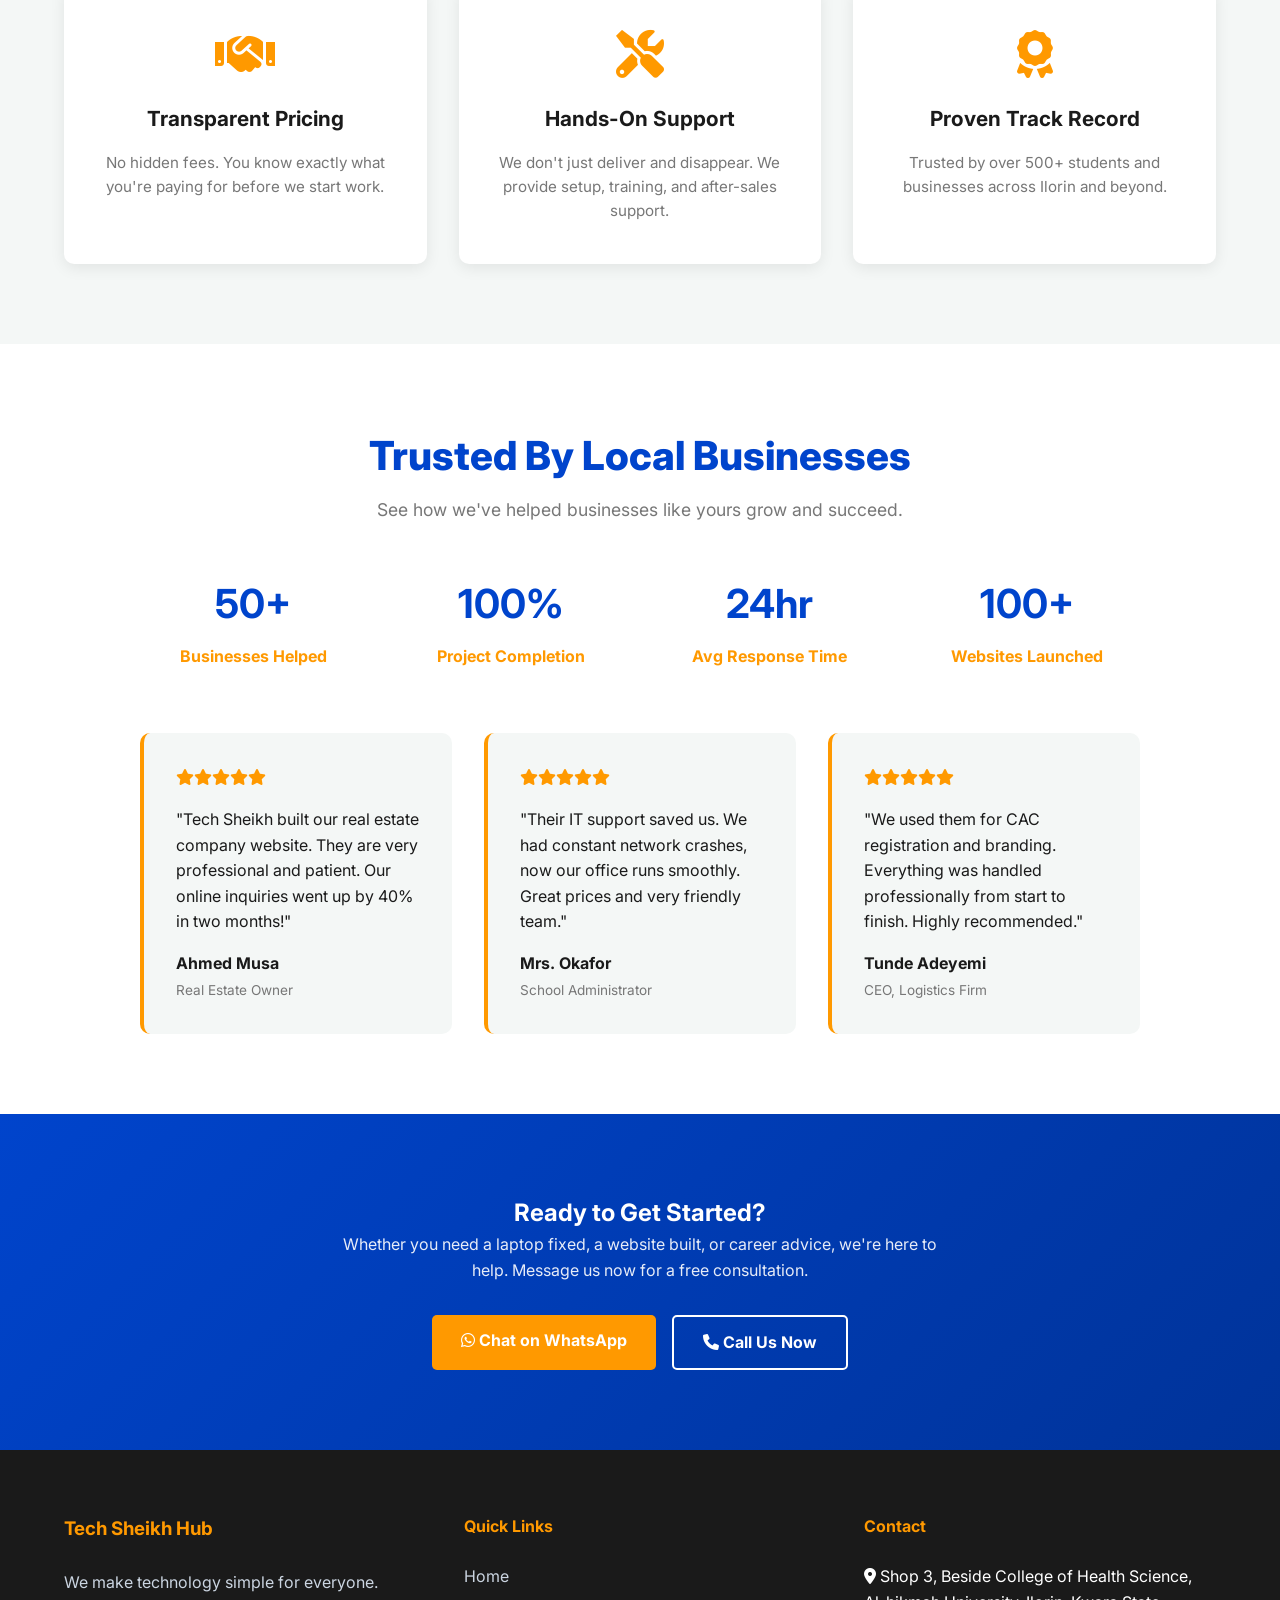
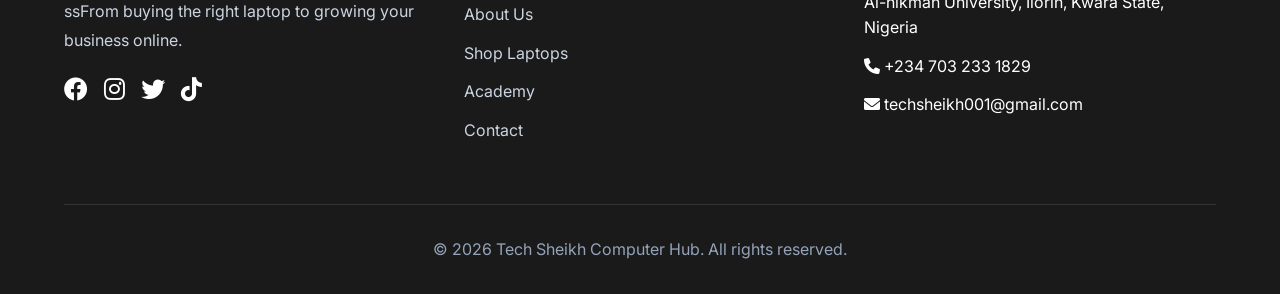
<file: services.html>
<!DOCTYPE html>
<html lang="en">

<head>
    <meta charset="UTF-8">
    <meta name="viewport" content="width=device-width, initial-scale=1.0">
    <title>Business IT Services | Tech Sheikh Computer Hub</title>
    <meta name="description"
        content="Professional IT support, web development, branding, and business solutions to grow your business.">

    <!-- Google Fonts -->
    <link href="https://fonts.googleapis.com/css2?family=Inter:wght@400;600;700;800&display=swap" rel="stylesheet">
    <!-- Font Awesome -->
    <link rel="stylesheet" href="https://cdnjs.cloudflare.com/ajax/libs/font-awesome/6.0.0/css/all.min.css">

    <!-- CSS -->
    <link rel="stylesheet" href="./css/services.css">

</head>

<body>

    <!-- NEW TOP CONTACT BAR -->
    <div class="top-contact-bar">
        <div class="contact-info-text">
            <i class="fas fa-phone-alt"></i>
            <span>Need Help? Call us directly:</span>
        </div>
        <a href="tel:+2347032331829" class="call-now-btn"><i class="fas fa-phone"></i> +234 703 233 1829</a>
    </div>

    <!-- NAVIGATION -->
    <header>
        <nav>
            <a href="index.html" class="logo">Tech Sheikh <span>Hub</span></a>
            <div class="menu-toggle" id="mobile-menu-btn">
                <i class="fas fa-bars"></i>
            </div>
            <ul class="nav-links" id="nav-links">
                <li><a href="index.html">Home</a></li>
                <li><a href="about.html">About</a></li>
                <li><a href="product.html">Laptops</a></li>
                <li><a href="courses.html">Academy</a></li>
                <li><a href="services.html" class="active" style="color: var(--primary); font-weight:700;">IT
                        Services</a></li>
                <li><a href="faqs.html">FAQs</a></li>
                <li><a href="blog.html">Blog</a></li>
                <li><a href="#contact" class="cta-btn-nav">Contact</a></li>
            </ul>
        </nav>
    </header>

    <main>
        <!-- HERO SECTION -->
        <section class="page-hero">
            <h1>Complete Business Technology Solutions</h1>
            <p>From fixing broken websites to guiding students to their dream careers—we handle the tech so you can
                focus on growth.</p>
            <a href="#contact" class="btn btn-secondary">Get a Free Consultation</a>
        </section>

        <!-- TRUST BAR (WHY CHOOSE US) -->
        <div class="trust-bar">
            <div class="trust-item"><i class="fas fa-shield-alt"></i> 3-Month Warranty</div>
            <div class="trust-item"><i class="fas fa-headset"></i> 24/7 Support</div>
            <div class="trust-item"><i class="fas fa-check-circle"></i> 100% Satisfaction</div>
            <div class="trust-item"><i class="fas fa-graduation-cap"></i> Expert Team</div>
        </div>

        <!-- SERVICES LIST -->
        <section class="section-padding">


            <!-- 2. WEB DEVELOPMENT (Rebuild Terrible Sites) -->
            <div class="service-card">
                <div class="service-image"
                    style="background-image: url('https://images.unsplash.com/photo-1460925895917-afdab827c52f?ixlib=rb-4.0.3&auto=format&fit=crop&w=800&q=80');">
                </div>
                <div class="service-content">
                    <span class="service-tagline">Web Development</span>
                    <h3>Rebuild Terrible Websites</h3>
                    <p>Is your current website slow, ugly, or not generating leads? We rebuild broken websites into
                        modern, fast, and mobile-friendly sales machines.</p>

                    <div class="helps-box">
                        <h4><i class="fas fa-arrow-right" style="color: var(--secondary);"></i> How This Helps You:</h4>
                        <ul>
                            <li><strong>First Impressions:</strong> Don't lose customers in 3 seconds due to a bad site.
                            </li>
                            <li><strong>Google Ranking:</strong> Fast sites rank higher on search engines.</li>
                            <li><strong>More Sales:</strong> Optimized design guides visitors to contact you.</li>
                        </ul>
                    </div>

                    <a href="https://wa.me/2347032331829?text=I%20need%20My%20Website%20Rebuilt"
                        class="btn btn-primary">Redesign My Website</a>
                </div>
            </div>


            <!-- 2. IT SUPPORT & REPAIR -->
            <div class="service-card">
                <div class="service-image"
                    style="background-image: url('https://images.unsplash.com/photo-1519389950473-47ba0277781c?ixlib=rb-4.0.3&auto=format&fit=crop&w=800&q=80');">
                </div>
                <div class="service-content">
                    <span class="service-tagline">Hardware & IT Support</span>
                    <h3>Laptop Repair & IT Maintenance</h3>
                    <p>Is your laptop slowing down, overheating, or completely broken? We fix hardware issues, install
                        OS, and perform maintenance to extend your device's life.</p>

                    <div class="helps-box">
                        <h4><i class="fas fa-arrow-right" style="color: var(--secondary);"></i> How This Helps You:</h4>
                        <ul>
                            <li><strong>Save Money:</strong> Repair is cheaper than buying a new laptop.</li>
                            <li><strong>Zero Downtime:</strong> Fast turnaround so you can get back to work.</li>
                            <li><strong>Performance Boost:</strong> Upgrade RAM/SSD to make your old laptop feel new.
                            </li>
                        </ul>
                    </div>

                    <a href="https://wa.me/2347032331829?text=I%20need%20Laptop%20Repair%20Help"
                        class="btn btn-primary">Fix My Laptop</a>
                </div>
            </div>


            <!-- 3. DIGITAL MARKETING (GMB + Social Media) -->
            <div class="service-card">
                <div class="service-image"
                    style="background-image: url('https://images.unsplash.com/photo-1611162617474-5b21e879e113?ixlib=rb-4.0.3&auto=format&fit=crop&w=800&q=80');">
                </div>
                <div class="service-content">
                    <span class="service-tagline">Digital Marketing</span>
                    <h3>GMB & Social Media Management</h3>
                    <p>Are you invisible on Google Maps or Instagram? We optimize your Google My Business profile and
                        manage your social media to attract local customers.</p>

                    <div class="helps-box">
                        <h4><i class="fas fa-arrow-right" style="color: var(--secondary);"></i> How This Helps You:</h4>
                        <ul>
                            <li><strong>Local Visibility:</strong> Appear first when people search "near me."</li>
                            <li><strong>Customer Trust:</strong> Active social media builds brand credibility.</li>
                            <li><strong>Free Traffic:</strong> GMB optimization brings customers without paid ads.</li>
                        </ul>
                    </div>

                    <a href="https://wa.me/2347032331829?text=I%20need%20Marketing%20Help" class="btn btn-primary">Boost
                        My Visibility</a>
                </div>
            </div>

            <!-- 4. BUSINESS ADMINISTRATION -->
            <div class="service-card">
                <div class="service-image"
                    style="background-image: url('https://images.unsplash.com/photo-1554224155-6726b3ff858f?ixlib=rb-4.0.3&auto=format&fit=crop&w=800&q=80');">
                </div>
                <div class="service-content">
                    <span class="service-tagline">Business Admin</span>
                    <h3>CAC Registration & Printing Services</h3>
                    <p>From legally registering your business with CAC to printing flyers and business cards, we handle
                        the physical and legal paperwork that legitimizes your brand.</p>

                    <div class="helps-box">
                        <h4><i class="fas fa-arrow-right" style="color: var(--secondary);"></i> How This Helps You:</h4>
                        <ul>
                            <li><strong>Legitimacy:</strong> CAC registration builds trust with big clients and banks.
                            </li>
                            <li><strong>Marketing Materials:</strong> High-quality flyers and business cards for offline
                                marketing.</li>
                            <li><strong>One-Stop Shop:</strong> Get legal docs and printing done in one place.</li>
                        </ul>
                    </div>

                    <a href="https://wa.me/2347032331829?text=I%20need%20CAC%20Registration%20or%20Printing"
                        class="btn btn-primary">Register Business / Print</a>
                </div>
            </div>

            <!-- 5. EDUCATION CONSULTING -->
            <div class="service-card">
                <div class="service-image" style="background-image: url('./images/images\ \(1\).jfif');"></div>
                <div class="service-content">
                    <span class="service-tagline">Education Consulting</span>
                    <h3>School Admission & Career Guidance</h3>
                    <p>Confused about which course to study or how to gain admission? We provide personalized
                        consultation to match your passion with the right institution and course.</p>

                    <div class="helps-box">
                        <h4><i class="fas fa-arrow-right" style="color: var(--secondary);"></i> How This Helps You:</h4>
                        <ul>
                            <li><strong>Clarity:</strong> Stop guessing—discover the course that fits your skills.</li>
                            <li><strong>Admission Success:</strong> Guidance through the NABTEB and JAMB processes.</li>
                            <li><strong>Career Security:</strong> Choose a path that leads to actual job opportunities.
                            </li>
                        </ul>
                    </div>

                    <a href="https://wa.me/2347032331829?text=I%20need%20Career%20Guidance" class="btn btn-primary">Get
                        Career Advice</a>
                </div>
            </div>

            <!-- 6. CV & DOCUMENT SERVICES -->
            <div class="service-card">
                <div class="service-image"
                    style="background-image: url('https://images.unsplash.com/photo-1586281380349-632531db7ed4?ixlib=rb-4.0.3&auto=format&fit=crop&w=800&q=80');">
                </div>
                <div class="service-content">
                    <span class="service-tagline">Career Services</span>
                    <h3>CV, Cover Letter & Document Design</h3>
                    <p>Don't let a poorly formatted CV stop you from getting an interview. We design professional CVs,
                        cover letters, and business documents that stand out.</p>

                    <div class="helps-box">
                        <h4><i class="fas fa-arrow-right" style="color: var(--secondary);"></i> How This Helps You:</h4>
                        <ul>
                            <li><strong>Beat ATS:</strong> Format your CV to pass automated screening systems.</li>
                            <li><strong>Professional Look:</strong> Design that impresses hiring managers instantly.
                            </li>
                            <li><strong>Save Time:</strong> Get a polished document ready to send in 24 hours.</li>
                        </ul>
                    </div>

                    <a href="https://wa.me/2347032331829?text=I%20need%20My%20CV%20Designed"
                        class="btn btn-primary">Design My CV</a>
                </div>
            </div>

        </section>

        <!-- NEW: HOW WE WORK SECTION -->
        <section class="how-we-work-section">
            <div class="section-header">
                <h2>Our Work Process</h2>
                <p>We keep things simple, transparent, and efficient from start to finish.</p>
            </div>
            <div class="how-we-work-grid">
                <div class="work-step">
                    <div class="step-number">1</div>
                    <h4>Consultation</h4>
                    <p>You tell us your problem or goal. We listen carefully to understand your needs fully.</p>
                </div>
                <div class="work-step">
                    <div class="step-number">2</div>
                    <h4>Proposal</h4>
                    <p>We give you a clear plan with honest pricing and a timeline you can trust.</p>
                </div>
                <div class="work-step">
                    <div class="step-number">3</div>
                    <h4>Execution</h4>
                    <p>We do the work professionally while keeping you updated every step of the way.</p>
                </div>
                <div class="work-step">
                    <div class="step-number">4</div>
                    <h4>Support</h4>
                    <p>We deliver, train you on how to use it, and provide support even after payment.</p>
                </div>
            </div>
        </section>

        <!-- EXISTING: WHY TRUST TECH SHEIKH HUB -->
        <section class="trust-section">
            <div class="section-header">
                <h2>Why Trust Tech Sheikh Hub?</h2>
                <p>We don't just offer services; we offer peace of mind and guaranteed results.</p>
            </div>
            <div class="trust-grid">
                <div class="trust-card">
                    <i class="fas fa-handshake"></i>
                    <h4>Transparent Pricing</h4>
                    <p>No hidden fees. You know exactly what you're paying for before we start work.</p>
                </div>
                <div class="trust-card">
                    <i class="fas fa-tools"></i>
                    <h4>Hands-On Support</h4>
                    <p>We don't just deliver and disappear. We provide setup, training, and after-sales support.</p>
                </div>
                <div class="trust-card">
                    <i class="fas fa-award"></i>
                    <h4>Proven Track Record</h4>
                    <p>Trusted by over 500+ students and businesses across Ilorin and beyond.</p>
                </div>
            </div>
        </section>

        <!-- NEW: TRUSTED BY BUSINESS SECTION -->
        <section class="trusted-business-section">
            <div class="section-header">
                <h2>Trusted By Local Businesses</h2>
                <p>See how we've helped businesses like yours grow and succeed.</p>
            </div>

            <!-- Business Stats -->
            <div class="business-stats-grid">
                <div class="stat-box">
                    <h3>50+</h3>
                    <p>Businesses Helped</p>
                </div>
                <div class="stat-box">
                    <h3>100%</h3>
                    <p>Project Completion</p>
                </div>
                <div class="stat-box">
                    <h3>24hr</h3>
                    <p>Avg Response Time</p>
                </div>
                <div class="stat-box">
                    <h3>100+</h3>
                    <p>Websites Launched</p>
                </div>
            </div>

            <!-- Client Reviews -->
            <div class="trusted-testimonials-grid">
                <div class="client-review-card">
                    <div class="stars">
                        <i class="fas fa-star"></i><i class="fas fa-star"></i><i class="fas fa-star"></i><i
                            class="fas fa-star"></i><i class="fas fa-star"></i>
                    </div>
                    <p>"Tech Sheikh built our real estate company website. They are very professional and patient. Our
                        online inquiries went up by 40% in two months!"</p>
                    <span class="client-name">Ahmed Musa</span>
                    <span class="client-role">Real Estate Owner</span>
                </div>
                <div class="client-review-card">
                    <div class="stars">
                        <i class="fas fa-star"></i><i class="fas fa-star"></i><i class="fas fa-star"></i><i
                            class="fas fa-star"></i><i class="fas fa-star"></i>
                    </div>
                    <p>"Their IT support saved us. We had constant network crashes, now our office runs smoothly. Great
                        prices and very friendly team."</p>
                    <span class="client-name">Mrs. Okafor</span>
                    <span class="client-role">School Administrator</span>
                </div>
                <div class="client-review-card">
                    <div class="stars">
                        <i class="fas fa-star"></i><i class="fas fa-star"></i><i class="fas fa-star"></i><i
                            class="fas fa-star"></i><i class="fas fa-star"></i>
                    </div>
                    <p>"We used them for CAC registration and branding. Everything was handled professionally from start
                        to finish. Highly recommended."</p>
                    <span class="client-name">Tunde Adeyemi</span>
                    <span class="client-role">CEO, Logistics Firm</span>
                </div>
            </div>
        </section>

        <!-- FINAL CTA -->
        <section class="section-padding cta-section" id="contact">
            <h2>Ready to Get Started?</h2>
            <p>Whether you need a laptop fixed, a website built, or career advice, we're here to help. Message us now
                for a free consultation.</p>
            <div style="display: flex; gap: 1rem; justify-content: center; flex-wrap: wrap;">
                <a href="https://wa.me/2347032331829" class="btn btn-secondary"><i class="fab fa-whatsapp"></i> Chat on
                    WhatsApp</a>
                <a href="tel:+2347032331829" class="btn btn-outline" style="border-color: white; color: white;"><i
                        class="fas fa-phone"></i> Call Us Now</a>
            </div>
        </section>

    </main>

    <!-- FOOTER -->
    <footer>
        <div class="footer-grid">
            <div class="footer-col">
                <h3>Tech Sheikh Hub</h3>
                <p>We make technology simple for everyone. ssFrom buying the right laptop to growing your business
                    online.
                </p>
                <div class="social-links">
                    <a href="https://www.facebook.com/techsheikhhub" target="_blank"><i class="fab fa-facebook"></i></a>
                    <a href="https://www.instagram.com/techsheikhhub" target="_blank"><i
                            class="fab fa-instagram"></i></a>
                    <a href="https://x.com/techsheikhhub" target="_blank"><i class="fab fa-twitter"></i></a>
                    <a href="https://www.tiktok.com/@techsheikhhub" target="_blank"><i class="fab fa-tiktok"></i></a>
                </div>
            </div>
            <div class="footer-col">
                <h4>Quick Links</h4>
                <ul class="footer-links">
                    <li><a href="index.html">Home</a></li>
                    <li><a href="about.html">About Us</a></li>
                    <li><a href="product.html">Shop Laptops</a></li>
                    <li><a href="courses.html">Academy</a></li>
                    <li><a href="contact.html">Contact</a></li>
                </ul>
            </div>
            <div class="footer-col">
                <h4>Contact</h4>
                <ul class="footer-links">
                    <li><i class="fas fa-map-marker-alt"></i> Shop 3, Beside College of Health Science,<br>Al-hikmah
                        University, Ilorin, Kwara State,
                        Nigeria</li>
                    <li><i class="fas fa-phone"></i> +234 703 233 1829</li>
                    <li><i class="fas fa-envelope"></i> techsheikh001@gmail.com</li>
                </ul>
            </div>
        </div>
        <div class="footer-bottom">
            <p>&copy; <span id="year"></span> Tech Sheikh Computer Hub. All rights reserved.</p>
        </div>
    </footer>

    <!-- WhatsApp Float -->
    <a href="https://wa.me/2347032331829" class="whatsapp-float" target="_blank">
        <i class="fab fa-whatsapp"></i>
    </a>

    <script src="./JavaScript/services.js"> </script>
</body>

</html>
</file>
<file: css/about.css>
/* =========================================
           1. GLOBAL DESIGN SYSTEM (BRAND COLORS)
========================================= */

:root {
    --primary: #0044CC;
    /* Tech Blue */
    --primary-dark: #003399;
    --secondary: #FF9900;
    /* Action Orange */
    --secondary-hover: #e68900;
    --dark: #1a1a1a;
    --light-bg: #f4f7f6;
    --white: #ffffff;
    --grey: #777;
    --shadow: 0 4px 15px rgba(0, 0, 0, 0.08);
    --shadow-lg: 0 10px 30px rgba(0, 0, 0, 0.15);
}

* {
    margin: 0;
    padding: 0;
    box-sizing: border-box;
    font-family: 'Inter', sans-serif;
    scroll-behavior: smooth;
}

body {
    color: var(--dark);
    background-color: var(--white);
    line-height: 1.6;
    overflow-x: hidden;
}

a {
    text-decoration: none;
    color: inherit;
}

ul {
    list-style: none;
}

img {
    max-width: 100%;
    height: auto;
    display: block;
}

/* =========================================
           2. UTILITIES & COMPONENTS
           ========================================= */
.section-padding {
    padding: 5rem 5%;
}

.section-header {
    text-align: center;
    margin-bottom: 3rem;
}

.section-header h2 {
    font-size: 2.5rem;
    color: var(--primary);
    margin-bottom: 0.5rem;
    font-weight: 800;
}

.section-header p {
    color: var(--grey);
    font-size: 1.1rem;
    max-width: 700px;
    margin: 0 auto;
}

.btn {
    display: inline-block;
    padding: 0.8rem 1.8rem;
    border-radius: 5px;
    font-weight: 700;
    cursor: pointer;
    transition: all 0.3s ease;
    border: none;
    text-align: center;
}

.btn-primary {
    background: var(--primary);
    color: var(--white);
}

.btn-primary:hover {
    background: var(--primary-dark);
    transform: translateY(-3px);
    box-shadow: var(--shadow);
}

.btn-secondary {
    background: var(--secondary);
    color: var(--white);
}

.btn-secondary:hover {
    background: var(--secondary-hover);
    transform: translateY(-3px);
    box-shadow: var(--shadow);
}

.btn-outline {
    border: 2px solid var(--primary);
    color: var(--primary);
    background: transparent;
}

.btn-outline:hover {
    background: var(--primary);
    color: var(--white);
    transform: translateY(-3px);
}

.btn-outline-white {
    border: 2px solid var(--white);
    color: var(--white);
    background: transparent;
}

.btn-outline-white:hover {
    background: var(--white);
    color: var(--primary);
    transform: translateY(-3px);
}

.card {
    background: var(--white);
    border-radius: 10px;
    padding: 2rem;
    box-shadow: var(--shadow);
    border: 1px solid #eee;
    transition: 0.3s;
}

.card:hover {
    transform: translateY(-5px);
    box-shadow: var(--shadow-lg);
}

/* =========================================
           3. HEADER & NAVIGATION
           ========================================= */
header {
    background: var(--white);
    box-shadow: var(--shadow);
    position: sticky;
    top: 0;
    z-index: 1000;
}

nav {
    display: flex;
    justify-content: space-between;
    align-items: center;
    padding: 1rem 5%;
}

.logo {
    font-size: 1.5rem;
    font-weight: 700;
    color: var(--primary);
}

.logo span {
    color: var(--secondary);
}

.nav-links {
    display: flex;
    gap: 2rem;
    align-items: center;
}

.nav-links a {
    color: var(--dark);
    font-weight: 600;
    transition: 0.3s;
}

.nav-links a:hover {
    color: var(--primary);
}

.cta-btn-nav {
    background: var(--primary);
    color: white !important;
    padding: 0.5rem 1.2rem;
    border-radius: 5px;
}

.menu-toggle {
    display: none;
    font-size: 1.5rem;
    cursor: pointer;
    color: var(--primary);
}

/* =========================================
           4. FOOTER
           ========================================= */
footer {
    background: var(--dark);
    color: white;
    padding: 4rem 5% 2rem;
}

.footer-grid {
    display: grid;
    grid-template-columns: repeat(auto-fit, minmax(250px, 1fr));
    gap: 3rem;
    margin-bottom: 3rem;
    text-align: left;
}

.footer-col h3,
.footer-col h4 {
    color: var(--secondary);
    margin-bottom: 1.5rem;
}

.footer-col p {
    color: #cbd5e1;
    line-height: 1.8;
}

.footer-links li {
    margin-bottom: 0.8rem;
}

.footer-links a {
    color: #cbd5e1;
    transition: 0.3s;
}

.footer-links a:hover {
    color: var(--secondary);
    padding-left: 5px;
}

.footer-bottom {
    border-top: 1px solid #333;
    padding-top: 2rem;
    text-align: center;
    color: #94a3b8;
}

.social-links {
    display: flex;
    gap: 1rem;
    margin-top: 1rem;
}

.social-links a {
    color: white;
    font-size: 1.5rem;
    transition: 0.3s;
}

.social-links a:hover {
    color: var(--secondary);
}

.whatsapp-float {
    position: fixed;
    bottom: 30px;
    right: 30px;
    background-color: #25d366;
    color: white;
    width: 60px;
    height: 60px;
    border-radius: 50%;
    display: flex;
    align-items: center;
    justify-content: center;
    font-size: 30px;
    box-shadow: 2px 5px 15px rgba(0, 0, 0, 0.3);
    z-index: 1000;
    transition: 0.3s;
}

.whatsapp-float:hover {
    transform: scale(1.1);
}

/* =========================================
           5. ABOUT PAGE SPECIFIC STYLES
========================================= */

/* Hero Section */
.page-hero {
    /* Blue Overlay + Image */
    background: linear-gradient(135deg, rgba(7, 13, 24, 0.9), rgba(2, 40, 43, 0.85)),
        url('https://images.unsplash.com/photo-1522071820081-009f0129c71c?ixlib=rb-4.0.3&auto=format&fit=crop&w=1470&q=80');
    background-size: cover;
    background-position: center;
    background-attachment: fixed;
    /* Parallax effect */
    padding: 10rem 5%;
    text-align: center;
    color: white;
    position: relative;
}

.page-hero h1 {
    font-size: 3.5rem;
    color: white;
    margin-bottom: 1rem;
    font-weight: 800;
    line-height: 1.2;
}

.page-hero p {
    color: rgba(255, 255, 255, 0.95);
    max-width: 700px;
    margin: 0 auto 2.5rem;
    font-size: 1.3rem;
}

.hero-buttons {
    display: flex;
    gap: 1rem;
    justify-content: center;
    flex-wrap: wrap;
}

/* Timeline */
.timeline {
    max-width: 800px;
    margin: 0 auto;
    position: relative;
}

.timeline-item {
    padding: 1.5rem;
    border-left: 4px solid var(--secondary);
    margin-bottom: 2rem;
    background: white;
    margin-left: 20px;
    border-radius: 0 10px 10px 0;
    box-shadow: var(--shadow);
    transition: 0.3s;
}

.timeline-item:hover {
    transform: translateX(5px);
}

.timeline-year {
    color: var(--primary);
    font-weight: 800;
    margin-bottom: 0.5rem;
    font-size: 1.1rem;
}

/* Grids */
.grid-2 {
    display: grid;
    grid-template-columns: repeat(auto-fit, minmax(400px, 1fr));
    gap: 2rem;
}

.grid-4 {
    display: grid;
    grid-template-columns: repeat(auto-fit, minmax(250px, 1fr));
    gap: 2rem;
}


/* OUR VALUES */
.card {
    background: var(--white);
    border-radius: 10px;
    padding: 2rem;
    box-shadow: var(--shadow);
    border: 1px solid #eee;
    transition: 0.3s;
}

.card:hover {
    transform: translateY(-5px);
}


.value-card {
    text-align: center;
    padding: 2rem;
}

.value-icon {
    font-size: 2.5rem;
    color: var(--secondary);
    margin-bottom: 1rem;
}


/* Team Cards */
.team-card {
    text-align: center;
    overflow: hidden;
    padding: 0;
    border: none;
}

.team-img {
    width: 100%;
    height: 280px;
    object-fit: cover;
    border-bottom: 4px solid var(--secondary);
    transition: 0.3s;
}

.team-card:hover .team-img {
    transform: scale(1.05);
}

.team-info {
    padding: 1.5rem;
}

.team-name {
    font-size: 1.3rem;
    color: var(--primary);
    margin-bottom: 0.3rem;
    font-weight: 700;
}

.team-role {
    color: var(--secondary);
    font-weight: 600;
    font-size: 0.9rem;
    margin-bottom: 1rem;
    text-transform: uppercase;
    letter-spacing: 1px;
}

.team-bio {
    color: var(--grey);
    font-size: 0.95rem;
    margin-bottom: 1rem;
}

.team-social {
    display: flex;
    justify-content: center;
    gap: 1rem;
}

.team-social a {
    color: var(--primary);
    font-size: 1.2rem;
    transition: 0.3s;
}

.team-social a:hover {
    color: var(--secondary);
}

/* CTA Section */
.cta-section {
    background: linear-gradient(135deg, var(--primary), var(--primary-dark));
    color: white;
    text-align: center;
}

.cta-section h2 {
    color: white;
}

.cta-section p {
    color: rgba(255, 255, 255, 0.9);
}

/* =========================================
           6. ANIMATIONS
           ========================================= */
.animate-on-scroll {
    opacity: 0;
    transform: translateY(40px);
    transition: all 0.8s cubic-bezier(0.5, 0, 0, 1);
}

.animate-on-scroll.visible {
    opacity: 1;
    transform: translateY(0);
}

@keyframes fadeIn {
    from {
        opacity: 0;
        transform: translateY(20px);
    }

    to {
        opacity: 1;
        transform: translateY(0);
    }
}

.fade-in {
    animation: fadeIn 1s ease forwards;
}

/* =========================================
           7. RESPONSIVE MEDIA QUERIES
           ========================================= */
@media (max-width: 768px) {
    .menu-toggle {
        display: block;
    }

    .nav-links {
        display: none;
        position: absolute;
        top: 100%;
        left: 0;
        width: 100%;
        background: var(--white);
        flex-direction: column;
        padding: 2rem;
        box-shadow: var(--shadow);
        gap: 1.5rem;
        text-align: center;
    }

    .nav-links.active {
        display: flex;
    }

    .page-hero h1 {
        font-size: 2.5rem;
    }

    .page-hero p {
        font-size: 1.1rem;
    }

    .grid-2 {
        grid-template-columns: 1fr;
    }

    .hero-buttons {
        flex-direction: column;
    }

    .btn {
        width: 100%;
    }

    .timeline-item {
        margin-left: 10px;
    }
}
</file>
<file: css/contact.css>
/* =========================================
           1. GLOBAL DESIGN SYSTEM (BRAND COLORS)
========================================= */
:root {
    --primary: #0044CC;
    /* Tech Blue */
    --primary-dark: #003399;
    --secondary: #FF9900;
    /* Action Orange */
    --secondary-hover: #e68900;
    --dark: #1a1a1a;
    --light-bg: #f4f7f6;
    --white: #ffffff;
    --grey: #777;
    --grey-light: #e2e8f0;
    --shadow: 0 4px 15px rgba(0, 0, 0, 0.08);
    --shadow-lg: 0 10px 30px rgba(0, 0, 0, 0.15);
    --success: #10b981;
}

* {
    margin: 0;
    padding: 0;
    box-sizing: border-box;
    font-family: 'Inter', sans-serif;
    scroll-behavior: smooth;
}

body {
    color: var(--dark);
    background-color: var(--white);
    line-height: 1.6;
    overflow-x: hidden;
}

a {
    text-decoration: none;
    color: inherit;
}

ul {
    list-style: none;
}

img {
    max-width: 100%;
    height: auto;
    display: block;
}

/* =========================================
           2. UTILITIES & COMPONENTS
           ========================================= */
.section-padding {
    padding: 5rem 5%;
}

.section-header {
    text-align: center;
    margin-bottom: 3rem;
}

.section-header h2 {
    font-size: 2.5rem;
    color: var(--primary);
    margin-bottom: 0.5rem;
    font-weight: 800;
}

.section-header p {
    color: var(--grey);
    font-size: 1.1rem;
    max-width: 700px;
    margin: 0 auto;
}

.btn {
    display: inline-block;
    padding: 0.8rem 1.8rem;
    border-radius: 5px;
    font-weight: 700;
    cursor: pointer;
    transition: all 0.3s ease;
    border: none;
    text-align: center;
}

.btn-primary {
    background: var(--primary);
    color: var(--white);
}

.btn-primary:hover {
    background: var(--primary-dark);
    transform: translateY(-3px);
    box-shadow: var(--shadow);
}

.btn-secondary {
    background: var(--secondary);
    color: var(--white);
}

.btn-secondary:hover {
    background: var(--secondary-hover);
    transform: translateY(-3px);
    box-shadow: var(--shadow);
}

.btn-outline {
    border: 2px solid var(--primary);
    color: var(--primary);
    background: transparent;
}

.btn-outline:hover {
    background: var(--primary);
    color: var(--white);
    transform: translateY(-3px);
}

.card {
    background: var(--white);
    border-radius: 10px;
    padding: 2rem;
    box-shadow: var(--shadow);
    border: 1px solid #eee;
    transition: 0.3s;
}

.card:hover {
    transform: translateY(-5px);
    box-shadow: var(--shadow-lg);
}

/* =========================================
           3. HEADER & NAVIGATION
           ========================================= */
header {
    background: var(--white);
    box-shadow: var(--shadow);
    position: sticky;
    top: 0;
    z-index: 1000;
}

nav {
    display: flex;
    justify-content: space-between;
    align-items: center;
    padding: 1rem 5%;
}

.logo {
    font-size: 1.5rem;
    font-weight: 700;
    color: var(--primary);
}

.logo span {
    color: var(--secondary);
}

.nav-links {
    display: flex;
    gap: 2rem;
    align-items: center;
}

.nav-links a {
    color: var(--dark);
    font-weight: 600;
    transition: 0.3s;
}

.nav-links a:hover {
    color: var(--primary);
}

.cta-btn-nav {
    background: var(--primary);
    color: white !important;
    padding: 0.5rem 1.2rem;
    border-radius: 5px;
}

.menu-toggle {
    display: none;
    font-size: 1.5rem;
    cursor: pointer;
    color: var(--primary);
}

/* =========================================
           4. FOOTER
           ========================================= */
footer {
    background: var(--dark);
    color: white;
    padding: 4rem 5% 2rem;
}

.footer-grid {
    display: grid;
    grid-template-columns: repeat(auto-fit, minmax(250px, 1fr));
    gap: 3rem;
    margin-bottom: 3rem;
    text-align: left;
}

.footer-col h3,
.footer-col h4 {
    color: var(--secondary);
    margin-bottom: 1.5rem;
}

.footer-col p {
    color: #cbd5e1;
    line-height: 1.8;
}

.footer-links li {
    margin-bottom: 0.8rem;
}

.footer-links a {
    color: #cbd5e1;
    transition: 0.3s;
}

.footer-links a:hover {
    color: var(--secondary);
    padding-left: 5px;
}

.footer-bottom {
    border-top: 1px solid #333;
    padding-top: 2rem;
    text-align: center;
    color: #94a3b8;
}

.social-links {
    display: flex;
    gap: 1rem;
    margin-top: 1rem;
}

.social-links a {
    color: white;
    font-size: 1.5rem;
    transition: 0.3s;
}

.social-links a:hover {
    color: var(--secondary);
}

.whatsapp-float {
    position: fixed;
    bottom: 30px;
    right: 30px;
    background-color: #25d366;
    color: white;
    width: 60px;
    height: 60px;
    border-radius: 50%;
    display: flex;
    align-items: center;
    justify-content: center;
    font-size: 30px;
    box-shadow: 2px 5px 15px rgba(0, 0, 0, 0.3);
    z-index: 1000;
    transition: 0.3s;
}

.whatsapp-float:hover {
    transform: scale(1.1);
}

/* =========================================
           5. CONTACT PAGE SPECIFIC STYLES
           ========================================= */

/* Hero Section */
.page-hero {
    background: linear-gradient(135deg, rgba(0, 68, 204, 0.9), rgba(0, 51, 153, 0.85)),
        url('https://images.unsplash.com/photo-1486312338219-ce68d2c6f44d?ixlib=rb-4.0.3&auto=format&fit=crop&w=1470&q=80');
    background-size: cover;
    background-position: center;
    background-attachment: fixed;
    padding: 8rem 5%;
    text-align: center;
    color: white;
}

.page-hero h1 {
    font-size: 3.5rem;
    color: white;
    margin-bottom: 1rem;
    font-weight: 800;
}

.page-hero p {
    color: rgba(255, 255, 255, 0.95);
    max-width: 700px;
    margin: 0 auto;
    font-size: 1.3rem;
}

/* Contact Info Cards */
.contact-info-grid {
    display: grid;
    grid-template-columns: repeat(auto-fit, minmax(250px, 1fr));
    gap: 2rem;
    margin-bottom: 4rem;
}

.info-card {
    text-align: center;
    padding: 2rem;
}

.info-icon {
    width: 70px;
    height: 70px;
    background: rgba(0, 68, 204, 0.1);
    color: var(--primary);
    border-radius: 50%;
    display: flex;
    align-items: center;
    justify-content: center;
    font-size: 1.8rem;
    margin: 0 auto 1.5rem;
    transition: 0.3s;
}

.info-card:hover .info-icon {
    background: var(--primary);
    color: white;
    transform: rotateY(360deg);
}

.info-card h3 {
    color: var(--dark);
    margin-bottom: 0.5rem;
}

.info-card p {
    color: var(--grey);
}

/* Contact Form & Map Grid */
.contact-main-grid {
    display: grid;
    grid-template-columns: repeat(auto-fit, minmax(400px, 1fr));
    gap: 3rem;
    margin-bottom: 4rem;
}

/* Form Styles */
.contact-form {
    background: var(--white);
    padding: 2.5rem;
    border-radius: 10px;
    box-shadow: var(--shadow);
    border-top: 5px solid var(--secondary);
}

.form-group {
    margin-bottom: 1.5rem;
}

.form-group label {
    display: block;
    margin-bottom: 0.5rem;
    font-weight: 600;
    color: var(--dark);
}

.form-group input,
.form-group select,
.form-group textarea {
    width: 100%;
    padding: 0.8rem 1rem;
    border: 1px solid var(--grey-light);
    border-radius: 5px;
    font-family: inherit;
    font-size: 1rem;
    transition: 0.3s;
}

.form-group input:focus,
.form-group select:focus,
.form-group textarea:focus {
    outline: none;
    border-color: var(--primary);
    box-shadow: 0 0 0 3px rgba(0, 68, 204, 0.1);
}

.form-buttons {
    display: flex;
    gap: 1rem;
}

.form-buttons .btn {
    flex: 1;
}

/* Map Styles */
.map-container {
    border-radius: 10px;
    overflow: hidden;
    box-shadow: var(--shadow);
    height: 100%;
    min-height: 400px;
}

.map-container iframe {
    width: 100%;
    height: 100%;
    border: 0;
}

/* FAQ Section */
.faq-section {
    background: var(--light-bg);
}

.faq-grid {
    display: grid;
    grid-template-columns: repeat(auto-fit, minmax(300px, 1fr));
    gap: 2rem;
    max-width: 1000px;
    margin: 0 auto;
}

.faq-item {
    background: var(--white);
    padding: 1.5rem;
    border-radius: 10px;
    box-shadow: var(--shadow);
}

.faq-item h3 {
    color: var(--primary);
    margin-bottom: 0.5rem;
    font-size: 1.1rem;
}

.faq-item p {
    color: var(--grey);
    font-size: 0.95rem;
}

/* Toast Notification */
.toast {
    position: fixed;
    top: 100px;
    right: 20px;
    background: var(--success);
    color: white;
    padding: 1rem 1.5rem;
    border-radius: 5px;
    box-shadow: var(--shadow-lg);
    z-index: 2000;
    transform: translateX(400px);
    transition: 0.3s ease;
    display: flex;
    align-items: center;
    gap: 0.5rem;
}

.toast.active {
    transform: translateX(0);
}

/* =========================================
           6. ANIMATIONS
           ========================================= */
.animate-on-scroll {
    opacity: 0;
    transform: translateY(40px);
    transition: all 0.8s cubic-bezier(0.5, 0, 0, 1);
}

.animate-on-scroll.visible {
    opacity: 1;
    transform: translateY(0);
}

@keyframes fadeIn {
    from {
        opacity: 0;
        transform: translateY(20px);
    }

    to {
        opacity: 1;
        transform: translateY(0);
    }
}

.fade-in {
    animation: fadeIn 1s ease forwards;
}

/* =========================================
           7. RESPONSIVE MEDIA QUERIES
           ========================================= */
@media (max-width: 768px) {
    .menu-toggle {
        display: block;
    }

    .nav-links {
        display: none;
        position: absolute;
        top: 100%;
        left: 0;
        width: 100%;
        background: var(--white);
        flex-direction: column;
        padding: 2rem;
        box-shadow: var(--shadow);
        gap: 1.5rem;
        text-align: center;
    }

    .nav-links.active {
        display: flex;
    }

    .page-hero h1 {
        font-size: 2.5rem;
    }

    .page-hero p {
        font-size: 1.1rem;
    }

    .contact-main-grid {
        grid-template-columns: 1fr;
    }

    .form-buttons {
        flex-direction: column;
    }

    .btn {
        width: 100%;
    }

    .map-container {
        min-height: 300px;
    }
}
</file>
<file: css/courses.css>
/* =========================================
           GLOBAL DESIGN SYSTEM (BRAND COLORS)
           ========================================= */
  :root {
      --primary: #0044CC;
      --primary-dark: #003399;
      --secondary: #FF9900;
      --secondary-hover: #e68900;
      --dark: #1a1a1a;
      --light-bg: #f4f7f6;
      --white: #ffffff;
      --grey: #777;
      --grey-light: #e2e8f0;
      --shadow: 0 4px 15px rgba(0, 0, 0, 0.08);
      --shadow-lg: 0 10px 30px rgba(0, 0, 0, 0.15);
      --success: #10b981;
  }

  * {
      margin: 0;
      padding: 0;
      box-sizing: border-box;
      font-family: 'Inter', sans-serif;
      scroll-behavior: smooth;
  }

  body {
      color: var(--dark);
      background-color: var(--white);
      line-height: 1.6;
      overflow-x: hidden;
  }

  a {
      text-decoration: none;
      color: inherit;
  }

  ul {
      list-style: none;
  }

  img {
      max-width: 100%;
      height: auto;
      display: block;
  }

  .section-padding {
      padding: 5rem 5%;
  }

  .section-header {
      text-align: center;
      margin-bottom: 3rem;
  }

  .section-header h2 {
      font-size: 2.5rem;
      color: var(--primary);
      margin-bottom: 0.5rem;
      font-weight: 800;
  }

  .section-header p {
      color: var(--grey);
      font-size: 1.1rem;
      max-width: 700px;
      margin: 0 auto;
  }

  .btn {
      display: inline-block;
      padding: 0.8rem 1.8rem;
      border-radius: 5px;
      font-weight: 700;
      cursor: pointer;
      transition: all 0.3s ease;
      border: none;
      text-align: center;
  }

  .btn-primary {
      background: var(--primary);
      color: var(--white);
  }

  .btn-primary:hover {
      background: var(--primary-dark);
      transform: translateY(-3px);
      box-shadow: var(--shadow);
  }

  .btn-secondary {
      background: var(--secondary);
      color: var(--white);
  }

  .btn-secondary:hover {
      background: var(--secondary-hover);
      transform: translateY(-3px);
      box-shadow: var(--shadow);
  }

  .btn-outline {
      border: 2px solid var(--primary);
      color: var(--primary);
      background: transparent;
  }

  .btn-outline:hover {
      background: var(--primary);
      color: var(--white);
      transform: translateY(-3px);
  }

  .btn-outline-white {
      border: 2px solid var(--white);
      color: var(--white);
      background: transparent;
  }

  .btn-outline-white:hover {
      background: var(--white);
      color: var(--primary);
      transform: translateY(-3px);
  }

  .card {
      background: var(--white);
      border-radius: 10px;
      padding: 2rem;
      box-shadow: var(--shadow);
      border: 1px solid #eee;
      transition: 0.3s;
  }

  .card:hover {
      transform: translateY(-5px);
      box-shadow: var(--shadow-lg);
  }

  /* HEADER & NAVIGATION */
  header {
      background: var(--white);
      box-shadow: var(--shadow);
      position: sticky;
      top: 0;
      z-index: 1000;
  }

  nav {
      display: flex;
      justify-content: space-between;
      align-items: center;
      padding: 1rem 5%;
  }

  .logo {
      font-size: 1.5rem;
      font-weight: 700;
      color: var(--primary);
  }

  .logo span {
      color: var(--secondary);
  }

  .nav-links {
      display: flex;
      gap: 2rem;
      align-items: center;
  }

  .nav-links a {
      color: var(--dark);
      font-weight: 600;
      transition: 0.3s;
  }

  .nav-links a:hover {
      color: var(--primary);
  }

  .cta-btn-nav {
      background: var(--primary);
      color: white !important;
      padding: 0.5rem 1.2rem;
      border-radius: 5px;
  }

  .menu-toggle {
      display: none;
      font-size: 1.5rem;
      cursor: pointer;
      color: var(--primary);
  }

  /* FOOTER */
  footer {
      background: var(--dark);
      color: white;
      padding: 4rem 5% 2rem;
  }

  .footer-grid {
      display: grid;
      grid-template-columns: repeat(auto-fit, minmax(250px, 1fr));
      gap: 3rem;
      margin-bottom: 3rem;
      text-align: left;
  }

  .footer-col h3,
  .footer-col h4 {
      color: var(--secondary);
      margin-bottom: 1.5rem;
  }

  .footer-col p {
      color: #cbd5e1;
      line-height: 1.8;
  }

  .footer-links li {
      margin-bottom: 0.8rem;
  }

  .footer-links a {
      color: #cbd5e1;
      transition: 0.3s;
  }

  .footer-links a:hover {
      color: var(--secondary);
      padding-left: 5px;
  }

  .footer-bottom {
      border-top: 1px solid #333;
      padding-top: 2rem;
      text-align: center;
      color: #94a3b8;
  }

  .social-links {
      display: flex;
      gap: 1rem;
      margin-top: 1rem;
  }

  .social-links a {
      color: white;
      font-size: 1.5rem;
      transition: 0.3s;
  }

  .social-links a:hover {
      color: var(--secondary);
  }

  .whatsapp-float {
      position: fixed;
      bottom: 30px;
      right: 30px;
      background-color: #25d366;
      color: white;
      width: 60px;
      height: 60px;
      border-radius: 50%;
      display: flex;
      align-items: center;
      justify-content: center;
      font-size: 30px;
      box-shadow: 2px 5px 15px rgba(0, 0, 0, 0.3);
      z-index: 1000;
      transition: 0.3s;
  }

  .whatsapp-float:hover {
      transform: scale(1.1);
  }

  /* HERO SECTION */
  .page-hero {
      background: linear-gradient(135deg, rgba(0, 68, 204, 0.95), rgba(0, 51, 153, 0.9)),
          url('https://images.unsplash.com/photo-1522202176988-66273c2fd55f?ixlib=rb-4.0.3&auto=format&fit=crop&w=1471&q=80');
      background-size: cover;
      background-position: center;
      background-attachment: fixed;
      padding: 10rem 5%;
      text-align: center;
      color: white;
  }

  .page-hero h1 {
      font-size: 3.5rem;
      color: white;
      margin-bottom: 1rem;
      font-weight: 800;
      line-height: 1.2;
  }

  .page-hero p {
      color: rgba(255, 255, 255, 0.95);
      max-width: 700px;
      margin: 0 auto 2rem;
      font-size: 1.3rem;
  }

  .hero-buttons {
      display: flex;
      gap: 1rem;
      justify-content: center;
      flex-wrap: wrap;
  }

  /* WHY LEARN SECTION */
  .why-learn-section {
      background: var(--light-bg);
  }

  .why-grid {
      display: grid;
      grid-template-columns: repeat(auto-fit, minmax(250px, 1fr));
      gap: 2rem;
  }

  .why-card {
      text-align: center;
      padding: 2rem;
  }

  .why-icon {
      width: 70px;
      height: 70px;
      background: rgba(0, 68, 204, 0.1);
      color: var(--primary);
      border-radius: 50%;
      display: flex;
      align-items: center;
      justify-content: center;
      font-size: 1.8rem;
      margin: 0 auto 1.5rem;
  }

  /* COURSE FILTERS */
  .filter-container {
      display: flex;
      justify-content: center;
      gap: 1rem;
      flex-wrap: wrap;
      margin-bottom: 3rem;
  }

  .filter-btn {
      padding: 0.6rem 1.5rem;
      border-radius: 50px;
      border: 2px solid var(--grey-light);
      background: var(--white);
      color: var(--grey);
      font-weight: 600;
      cursor: pointer;
      transition: all 0.3s ease;
  }

  .filter-btn:hover,
  .filter-btn.active {
      background: var(--primary);
      color: var(--white);
      border-color: var(--primary);
  }

  /* COURSE GRID */
  .courses-grid {
      display: grid;
      grid-template-columns: repeat(auto-fit, minmax(320px, 1fr));
      gap: 2rem;
  }

  .course-card {
      background: var(--white);
      border-radius: 10px;
      overflow: hidden;
      box-shadow: var(--shadow);
      border: 1px solid #eee;
      transition: 0.3s;
      display: flex;
      flex-direction: column;
  }

  .course-card:hover {
      transform: translateY(-5px);
      box-shadow: var(--shadow-lg);
      border-color: var(--primary);
  }

  .course-header {
      padding: 1.5rem;
      background: var(--primary);
      color: white;
      position: relative;
  }

  .course-category {
      font-size: 0.75rem;
      text-transform: uppercase;
      letter-spacing: 1px;
      opacity: 0.9;
      margin-bottom: 0.5rem;
  }

  .course-title {
      font-size: 1.3rem;
      font-weight: 700;
      margin-bottom: 0.5rem;
  }

  .course-icon {
      position: absolute;
      right: 1.5rem;
      top: 50%;
      transform: translateY(-50%);
      font-size: 2.5rem;
      opacity: 0.2;
  }

  .course-body {
      padding: 1.5rem;
      flex-grow: 1;
      display: flex;
      flex-direction: column;
  }

  .course-description {
      color: var(--grey);
      margin-bottom: 1rem;
      font-size: 0.95rem;
  }

  .course-meta {
      display: flex;
      gap: 1rem;
      margin-bottom: 1rem;
      font-size: 0.85rem;
      color: var(--grey);
  }

  .course-meta span {
      display: flex;
      align-items: center;
      gap: 0.3rem;
  }

  .course-skills {
      margin-bottom: 1.5rem;
  }

  .skill-tag {
      display: inline-block;
      background: var(--light-bg);
      color: var(--dark);
      padding: 0.3rem 0.6rem;
      border-radius: 4px;
      font-size: 0.8rem;
      margin-right: 0.5rem;
      margin-bottom: 0.5rem;
  }

  .course-price {
      font-size: 1.5rem;
      font-weight: 800;
      color: var(--primary);
      margin-bottom: 1rem;
  }

  .course-price span {
      font-size: 0.9rem;
      color: var(--grey);
      font-weight: 400;
  }

  .course-footer {
      padding: 0 1.5rem 1.5rem;
      margin-top: auto;
  }

  /* SUCCESS STORIES */
  .success-section {
      background: var(--white);
  }

  .testimonial-grid {
      display: grid;
      grid-template-columns: repeat(auto-fit, minmax(300px, 1fr));
      gap: 2rem;
      max-width: 1000px;
      margin: 0 auto;
  }

  .testimonial-card {
      background: var(--light-bg);
      padding: 2rem;
      border-radius: 10px;
      border-left: 4px solid var(--secondary);
  }

  .stars {
      color: var(--secondary);
      margin-bottom: 1rem;
  }

  .testimonial-text {
      color: var(--dark);
      font-style: italic;
      margin-bottom: 1rem;
  }

  .testimonial-author {
      font-weight: 700;
      color: var(--primary);
  }

  .testimonial-role {
      font-size: 0.9rem;
      color: var(--grey);
  }

  /* ENROLLMENT PROCESS */
  .process-section {
      background: var(--light-bg);
  }

  .process-grid {
      display: grid;
      grid-template-columns: repeat(auto-fit, minmax(200px, 1fr));
      gap: 2rem;
      max-width: 900px;
      margin: 0 auto;
  }

  .process-step {
      text-align: center;
      position: relative;
  }

  .step-number {
      width: 60px;
      height: 60px;
      background: var(--primary);
      color: white;
      border-radius: 50%;
      display: flex;
      align-items: center;
      justify-content: center;
      font-weight: 800;
      font-size: 1.5rem;
      margin: 0 auto 1rem;
  }

  /* CTA SECTION */
  .cta-section {
      background: linear-gradient(135deg, var(--primary), var(--primary-dark));
      color: white;
      text-align: center;
  }

  .cta-section h2 {
      color: white;
  }

  .cta-section p {
      color: rgba(255, 255, 255, 0.9);
  }

  /* ANIMATIONS */
  .animate-on-scroll {
      opacity: 0;
      transform: translateY(40px);
      transition: all 0.8s cubic-bezier(0.5, 0, 0, 1);
  }

  .animate-on-scroll.visible {
      opacity: 1;
      transform: translateY(0);
  }

  .fade-in {
      animation: fadeIn 1s ease forwards;
  }

  @keyframes fadeIn {
      from {
          opacity: 0;
          transform: translateY(20px);
      }

      to {
          opacity: 1;
          transform: translateY(0);
      }
  }

  /* HIDDEN CLASS FOR FILTERING */
  .hidden {
      display: none !important;
  }

  /* RESPONSIVE */
  @media (max-width: 768px) {
      .menu-toggle {
          display: block;
      }

      .nav-links {
          display: none;
          position: absolute;
          top: 100%;
          left: 0;
          width: 100%;
          background: var(--white);
          flex-direction: column;
          padding: 2rem;
          box-shadow: var(--shadow);
          gap: 1.5rem;
          text-align: center;
      }

      .nav-links.active {
          display: flex;
      }

      .page-hero h1 {
          font-size: 2.2rem;
      }

      .hero-buttons {
          flex-direction: column;
      }

      .filter-container {
          flex-direction: column;
      }

      .filter-btn {
          width: 100%;
      }
  }
</file>
<file: css/faqs.css>
/* =========================================
           1. GLOBAL DESIGN SYSTEM (BRAND COLORS)
           ========================================= */
  :root {
      --primary: #0044CC;
      /* Tech Blue */
      --primary-dark: #003399;
      --secondary: #FF9900;
      /* Action Orange */
      --secondary-hover: #e68900;
      --dark: #1a1a1a;
      --light-bg: #f4f7f6;
      --white: #ffffff;
      --grey: #777;
      --grey-light: #e2e8f0;
      --shadow: 0 4px 15px rgba(0, 0, 0, 0.08);
      --shadow-lg: 0 10px 30px rgba(0, 0, 0, 0.15);
  }

  * {
      margin: 0;
      padding: 0;
      box-sizing: border-box;
      font-family: 'Inter', sans-serif;
      scroll-behavior: smooth;
  }

  body {
      color: var(--dark);
      background-color: var(--white);
      line-height: 1.6;
      overflow-x: hidden;
  }

  a {
      text-decoration: none;
      color: inherit;
  }

  ul {
      list-style: none;
  }

  img {
      max-width: 100%;
      height: auto;
      display: block;
  }

  /* =========================================
           2. UTILITIES & COMPONENTS
           ========================================= */
  .section-padding {
      padding: 5rem 5%;
  }

  .section-header {
      text-align: center;
      margin-bottom: 3rem;
  }

  .section-header h2 {
      font-size: 2.5rem;
      color: var(--primary);
      margin-bottom: 0.5rem;
      font-weight: 800;
  }

  .section-header p {
      color: var(--grey);
      font-size: 1.1rem;
      max-width: 700px;
      margin: 0 auto;
  }

  .btn {
      display: inline-block;
      padding: 0.8rem 1.8rem;
      border-radius: 5px;
      font-weight: 700;
      cursor: pointer;
      transition: all 0.3s ease;
      border: none;
      text-align: center;
  }

  .btn-primary {
      background: var(--primary);
      color: var(--white);
  }

  .btn-primary:hover {
      background: var(--primary-dark);
      transform: translateY(-3px);
      box-shadow: var(--shadow);
  }

  .btn-secondary {
      background: var(--secondary);
      color: var(--white);
  }

  .btn-secondary:hover {
      background: var(--secondary-hover);
      transform: translateY(-3px);
      box-shadow: var(--shadow);
  }

  .btn-outline {
      border: 2px solid var(--primary);
      color: var(--primary);
      background: transparent;
  }

  .btn-outline:hover {
      background: var(--primary);
      color: var(--white);
      transform: translateY(-3px);
  }

  .btn-outline-white {
      border: 2px solid var(--white);
      color: var(--white);
      background: transparent;
  }

  .btn-outline-white:hover {
      background: var(--white);
      color: var(--primary);
      transform: translateY(-3px);
  }

  .card {
      background: var(--white);
      border-radius: 10px;
      padding: 2rem;
      box-shadow: var(--shadow);
      border: 1px solid #eee;
      transition: 0.3s;
  }

  .card:hover {
      transform: translateY(-5px);
      box-shadow: var(--shadow-lg);
  }

  /* =========================================
           3. HEADER & NAVIGATION
           ========================================= */
  header {
      background: var(--white);
      box-shadow: var(--shadow);
      position: sticky;
      top: 0;
      z-index: 1000;
  }

  nav {
      display: flex;
      justify-content: space-between;
      align-items: center;
      padding: 1rem 5%;
  }

  .logo {
      font-size: 1.5rem;
      font-weight: 700;
      color: var(--primary);
  }

  .logo span {
      color: var(--secondary);
  }

  .nav-links {
      display: flex;
      gap: 2rem;
      align-items: center;
  }

  .nav-links a {
      color: var(--dark);
      font-weight: 600;
      transition: 0.3s;
  }

  .nav-links a:hover {
      color: var(--primary);
  }

  .cta-btn-nav {
      background: var(--primary);
      color: white !important;
      padding: 0.5rem 1.2rem;
      border-radius: 5px;
  }

  .menu-toggle {
      display: none;
      font-size: 1.5rem;
      cursor: pointer;
      color: var(--primary);
  }

  /* =========================================
           4. FOOTER
           ========================================= */
  footer {
      background: var(--dark);
      color: white;
      padding: 4rem 5% 2rem;
  }

  .footer-grid {
      display: grid;
      grid-template-columns: repeat(auto-fit, minmax(250px, 1fr));
      gap: 3rem;
      margin-bottom: 3rem;
      text-align: left;
  }

  .footer-col h3,
  .footer-col h4 {
      color: var(--secondary);
      margin-bottom: 1.5rem;
  }

  .footer-col p {
      color: #cbd5e1;
      line-height: 1.8;
  }

  .footer-links li {
      margin-bottom: 0.8rem;
  }

  .footer-links a {
      color: #cbd5e1;
      transition: 0.3s;
  }

  .footer-links a:hover {
      color: var(--secondary);
      padding-left: 5px;
  }

  .footer-bottom {
      border-top: 1px solid #333;
      padding-top: 2rem;
      text-align: center;
      color: #94a3b8;
  }

  .social-links {
      display: flex;
      gap: 1rem;
      margin-top: 1rem;
  }

  .social-links a {
      color: white;
      font-size: 1.5rem;
      transition: 0.3s;
  }

  .social-links a:hover {
      color: var(--secondary);
  }

  .whatsapp-float {
      position: fixed;
      bottom: 30px;
      right: 30px;
      background-color: #25d366;
      color: white;
      width: 60px;
      height: 60px;
      border-radius: 50%;
      display: flex;
      align-items: center;
      justify-content: center;
      font-size: 30px;
      box-shadow: 2px 5px 15px rgba(0, 0, 0, 0.3);
      z-index: 1000;
      transition: 0.3s;
  }

  .whatsapp-float:hover {
      transform: scale(1.1);
  }

  /* =========================================
           5. FAQ PAGE SPECIFIC STYLES
           ========================================= */

  /* Hero Section */
  .page-hero {
      background: linear-gradient(135deg, rgba(0, 68, 204, 0.9), rgba(0, 51, 153, 0.85)),
          url('https://images.unsplash.com/photo-1454165804606-c3d57bc86b40?ixlib=rb-4.0.3&auto=format&fit=crop&w=1470&q=80');
      background-size: cover;
      background-position: center;
      background-attachment: fixed;
      padding: 8rem 5%;
      text-align: center;
      color: white;
  }

  .page-hero h1 {
      font-size: 3.5rem;
      color: white;
      margin-bottom: 1rem;
      font-weight: 800;
  }

  .page-hero p {
      color: rgba(255, 255, 255, 0.95);
      max-width: 700px;
      margin: 0 auto;
      font-size: 1.3rem;
  }

  /* Filter Buttons */
  .filter-container {
      display: flex;
      justify-content: center;
      gap: 1rem;
      flex-wrap: wrap;
      margin-bottom: 3rem;
  }

  .filter-btn {
      padding: 0.6rem 1.5rem;
      border-radius: 50px;
      border: 2px solid var(--grey-light);
      background: var(--white);
      color: var(--grey);
      font-weight: 600;
      cursor: pointer;
      transition: all 0.3s ease;
  }

  .filter-btn:hover {
      border-color: var(--primary);
      color: var(--primary);
  }

  .filter-btn.active {
      background: var(--primary);
      color: var(--white);
      border-color: var(--primary);
  }

  /* FAQ Grid */
  .faq-grid {
      display: grid;
      grid-template-columns: repeat(auto-fit, minmax(350px, 1fr));
      gap: 2rem;
      max-width: 1200px;
      margin: 0 auto;
  }

  .faq-item {
      background: var(--white);
      border-radius: 10px;
      box-shadow: var(--shadow);
      border: 1px solid var(--grey-light);
      overflow: hidden;
      transition: 0.3s;
  }

  .faq-item:hover {
      box-shadow: var(--shadow-lg);
      border-color: var(--primary);
  }

  .faq-question {
      padding: 1.5rem;
      cursor: pointer;
      display: flex;
      justify-content: space-between;
      align-items: center;
      font-weight: 600;
      color: var(--dark);
      background: var(--white);
      transition: 0.3s;
  }

  .faq-question:hover {
      color: var(--primary);
      background: var(--light-bg);
  }

  .faq-question i {
      transition: 0.3s;
      color: var(--secondary);
  }

  .faq-item.active .faq-question i {
      transform: rotate(180deg);
  }

  .faq-answer {
      max-height: 0;
      overflow: hidden;
      transition: max-height 0.4s ease;
      background: var(--light-bg);
      padding: 0 1.5rem;
      color: var(--grey);
      font-size: 0.95rem;
  }

  .faq-item.active .faq-answer {
      max-height: 300px;
      /* Adjust based on content */
      padding: 1.5rem;
      border-top: 1px solid var(--grey-light);
  }

  .faq-category {
      font-size: 0.75rem;
      text-transform: uppercase;
      letter-spacing: 1px;
      color: var(--secondary);
      font-weight: 700;
      margin-bottom: 0.5rem;
      display: block;
  }

  /* CTA Section */
  .cta-section {
      background: linear-gradient(135deg, var(--primary), var(--primary-dark));
      color: white;
      text-align: center;
  }

  .cta-section h2 {
      color: white;
  }

  .cta-section p {
      color: rgba(255, 255, 255, 0.9);
  }

  /* =========================================
           6. ANIMATIONS
           ========================================= */
  .animate-on-scroll {
      opacity: 0;
      transform: translateY(40px);
      transition: all 0.8s cubic-bezier(0.5, 0, 0, 1);
  }

  .animate-on-scroll.visible {
      opacity: 1;
      transform: translateY(0);
  }

  @keyframes fadeIn {
      from {
          opacity: 0;
          transform: translateY(20px);
      }

      to {
          opacity: 1;
          transform: translateY(0);
      }
  }

  .fade-in {
      animation: fadeIn 1s ease forwards;
  }

  /* Hide items when filtering */
  .faq-item.hidden {
      display: none;
  }

  /* =========================================
           7. RESPONSIVE MEDIA QUERIES
           ========================================= */
  @media (max-width: 768px) {
      .menu-toggle {
          display: block;
      }

      .nav-links {
          display: none;
          position: absolute;
          top: 100%;
          left: 0;
          width: 100%;
          background: var(--white);
          flex-direction: column;
          padding: 2rem;
          box-shadow: var(--shadow);
          gap: 1.5rem;
          text-align: center;
      }

      .nav-links.active {
          display: flex;
      }

      .page-hero h1 {
          font-size: 2.5rem;
      }

      .page-hero p {
          font-size: 1.1rem;
      }

      .faq-grid {
          grid-template-columns: 1fr;
      }

      .filter-btn {
          width: 100%;
      }
  }
</file>
<file: css/services.css>
/* =========================================
 1. GLOBAL DESIGN SYSTEM
========================================= */
  :root {
      --primary: #0044CC;
      --primary-dark: #003399;
      --secondary: #FF9900;
      --secondary-hover: #e68900;
      --dark: #1a1a1a;
      --light-bg: #f4f7f6;
      --white: #ffffff;
      --grey: #777;
      --grey-light: #e2e8f0;
      --shadow: 0 4px 15px rgba(0, 0, 0, 0.08);
      --shadow-lg: 0 10px 30px rgba(0, 0, 0, 0.15);
  }

  * {
      margin: 0;
      padding: 0;
      box-sizing: border-box;
      font-family: 'Inter', sans-serif;
      scroll-behavior: smooth;
  }

  body {
      color: var(--dark);
      background-color: var(--white);
      line-height: 1.6;
      overflow-x: hidden;
  }

  a {
      text-decoration: none;
      color: inherit;
  }

  ul {
      list-style: none;
  }

  img {
      max-width: 100%;
      height: auto;
      display: block;
  }

  .section-padding {
      padding: 5rem 5%;
  }

  .section-header {
      text-align: center;
      margin-bottom: 3rem;
  }

  .section-header h2 {
      font-size: 2.5rem;
      color: var(--primary);
      margin-bottom: 0.5rem;
      font-weight: 800;
  }

  .section-header p {
      color: var(--grey);
      font-size: 1.1rem;
      max-width: 700px;
      margin: 0 auto;
  }

  .btn {
      display: inline-block;
      padding: 0.8rem 1.8rem;
      border-radius: 5px;
      font-weight: 700;
      cursor: pointer;
      transition: all 0.3s ease;
      border: none;
      text-align: center;
  }

  .btn-primary {
      background: var(--primary);
      color: var(--white);
  }

  .btn-primary:hover {
      background: var(--primary-dark);
      transform: translateY(-3px);
      box-shadow: var(--shadow);
  }

  .btn-secondary {
      background: var(--secondary);
      color: var(--white);
  }

  .btn-secondary:hover {
      background: var(--secondary-hover);
      transform: translateY(-3px);
      box-shadow: var(--shadow);
  }

  .btn-outline {
      border: 2px solid var(--primary);
      color: var(--primary);
      background: transparent;
  }

  .btn-outline:hover {
      background: var(--primary);
      color: var(--white);
      transform: translateY(-3px);
  }

  /* =========================================
           2. TOP CONTACT BAR (NEW FEATURE)
           ========================================= */

  .top-contact-bar {
      background: var(--primary-dark);
      color: white;
      padding: 0.8rem 5%;
      display: flex;
      justify-content: space-between;
      align-items: center;
      font-size: 0.95rem;
      z-index: 1005;
      /* Increased so it stays above your header */
      position: sticky;
      /* Changed from relative to sticky */
      top: 0;
      /* Pins it to the very top of the screen */
  }

  .contact-info-text {
      display: flex;
      align-items: center;
      gap: 1rem;
  }

  .contact-info-text i {
      color: var(--secondary);
  }

  .call-now-btn {
      background: var(--secondary);
      color: white;
      padding: 0.4rem 1rem;
      border-radius: 4px;
      font-weight: 700;
      font-size: 0.9rem;
      transition: 0.3s;
  }

  .call-now-btn:hover {
      background: white;
      color: var(--secondary);
  }



  /* =========================================
           3. HEADER & NAVIGATION
           ========================================= */
  header {
      background: var(--white);
      box-shadow: var(--shadow);
      position: sticky;
      top: 0;
      z-index: 1001;
      /* Below top bar */
  }

  nav {
      display: flex;
      justify-content: space-between;
      align-items: center;
      padding: 1rem 5%;
  }

  .logo {
      font-size: 1.5rem;
      font-weight: 800;
      color: var(--primary);
  }

  .logo span {
      color: var(--secondary);
  }

  .nav-links {
      display: flex;
      gap: 2rem;
      align-items: center;
  }

  .nav-links a {
      color: var(--dark);
      font-weight: 600;
      transition: 0.3s;
  }

  .nav-links a:hover,
  .nav-links a.active {
      color: var(--primary);
  }

  .cta-btn-nav {
      background: var(--primary);
      color: white !important;
      padding: 0.5rem 1.2rem;
      border-radius: 5px;
  }

  .menu-toggle {
      display: none;
      font-size: 1.5rem;
      cursor: pointer;
      color: var(--primary);
  }

  /* =========================================
           4. HERO SECTION
           ========================================= */
  .page-hero {
      background: linear-gradient(135deg, rgba(0, 68, 204, 0.95), rgba(0, 51, 153, 0.9)),
          url('https://images.unsplash.com/photo-1553877522-43269d4ea984?ixlib=rb-4.0.3&auto=format&fit=crop&w=1470&q=80');
      background-size: cover;
      background-position: center;
      background-attachment: fixed;
      padding: 10rem 5%;
      text-align: center;
      color: white;
      margin-top: 0;
      /* Reset spacing if needed */
  }

  .page-hero h1 {
      font-size: 3.5rem;
      color: white;
      margin-bottom: 1rem;
      font-weight: 800;
  }

  .page-hero p {
      color: rgba(255, 255, 255, 0.95);
      max-width: 700px;
      margin: 0 auto 2rem;
      font-size: 1.3rem;
  }

  /* =========================================
           5. TRUST BAR (WHY TRUST US)
           ========================================= */
  .trust-bar {
      background: var(--secondary);
      color: white;
      padding: 1.5rem 5%;
      display: flex;
      justify-content: center;
      gap: 3rem;
      flex-wrap: wrap;
      text-align: center;
  }

  .trust-item {
      display: flex;
      align-items: center;
      gap: 0.5rem;
      font-weight: 600;
      font-size: 0.95rem;
  }

  .trust-item i {
      color: var(--dark);
  }

  /* =========================================
           6. SERVICE CARDS (CATEGORIZED)
           ========================================= */
  .service-card {
      display: grid;
      grid-template-columns: 1fr 1fr;
      gap: 4rem;
      align-items: center;
      margin-bottom: 5rem;
      background: var(--white);
      border-radius: 15px;
      overflow: hidden;
      box-shadow: var(--shadow);
      border: 1px solid var(--grey-light);
  }

  .service-card:nth-child(even) {
      direction: rtl;
  }

  .service-card:nth-child(even)>* {
      direction: ltr;
  }

  .service-image {
      height: 100%;
      min-height: 350px;
      background-size: cover;
      background-position: center;
  }

  .service-content {
      padding: 3rem;
  }

  .service-content h3 {
      font-size: 2rem;
      color: var(--primary);
      margin-bottom: 1rem;
  }

  .service-tagline {
      color: var(--secondary);
      font-weight: 700;
      font-size: 0.9rem;
      text-transform: uppercase;
      letter-spacing: 1px;
      margin-bottom: 1.5rem;
      display: block;
  }

  .service-content p {
      color: var(--grey);
      margin-bottom: 1.5rem;
  }

  /* The "How It Helps" Box */
  .helps-box {
      background: var(--light-bg);
      padding: 1.5rem;
      border-radius: 8px;
      margin-bottom: 1.5rem;
      border-left: 4px solid var(--secondary);
  }

  .helps-box h4 {
      margin-bottom: 0.5rem;
      font-size: 1rem;
      color: var(--dark);
  }

  .helps-box ul {
      list-style: disc;
      padding-left: 1.5rem;
      color: var(--grey);
      font-size: 0.95rem;
  }

  .helps-box ul li {
      margin-bottom: 0.3rem;
  }

  /* =========================================
           7. HOW WE WORK SECTION (NEW)
           ========================================= */
  .how-we-work-section {
      background: var(--light-bg);
      padding: 5rem 5%;
      margin-top: 4rem;
      margin-bottom: 2rem;
  }

  .how-we-work-grid {
      display: grid;
      grid-template-columns: repeat(auto-fit, minmax(250px, 1fr));
      gap: 2rem;
      max-width: 1200px;
      margin: 0 auto;
  }

  .work-step {
      text-align: center;
      background: var(--white);
      padding: 2.5rem;
      border-radius: 10px;
      box-shadow: var(--shadow);
      transition: 0.3s;
      border-top: 4px solid var(--primary);
  }

  .work-step:hover {
      transform: translateY(-5px);
  }

  .step-number {
      width: 50px;
      height: 50px;
      background: var(--primary);
      color: white;
      border-radius: 50%;
      display: flex;
      align-items: center;
      justify-content: center;
      font-weight: 800;
      font-size: 1.2rem;
      margin: 0 auto 1.5rem;
  }

  .work-step h4 {
      font-size: 1.3rem;
      margin-bottom: 0.5rem;
      color: var(--dark);
  }

  .work-step p {
      font-size: 0.95rem;
      color: var(--grey);
  }

  /* =========================================
           8. WHY TRUST TECH SHEIKH HUB (EXISTING KEPT)
           ========================================= */
  .trust-section {
      background: var(--light-bg);
      padding: 5rem 5%;
  }

  .trust-grid {
      display: grid;
      grid-template-columns: repeat(auto-fit, minmax(300px, 1fr));
      gap: 2rem;
      max-width: 1200px;
      margin: 0 auto;
  }

  .trust-card {
      background: var(--white);
      padding: 2.5rem;
      border-radius: 10px;
      box-shadow: var(--shadow);
      text-align: center;
      border-top: 5px solid var(--primary);
  }

  .trust-card i {
      font-size: 3rem;
      color: var(--secondary);
      margin-bottom: 1.5rem;
  }

  .trust-card h4 {
      font-size: 1.3rem;
      margin-bottom: 1rem;
      color: var(--dark);
  }

  .trust-card p {
      color: var(--grey);
      font-size: 0.95rem;
  }

  /* =========================================
           9. TRUSTED BY BUSINESS SECTION (NEW ENHANCEMENT)
           ========================================= */
  .trusted-business-section {
      padding: 5rem 5%;
      background: var(--white);
  }

  .business-stats-grid {
      display: grid;
      grid-template-columns: repeat(auto-fit, minmax(200px, 1fr));
      gap: 2rem;
      max-width: 1000px;
      margin: 0 auto 4rem;
      text-align: center;
  }

  .stat-box h3 {
      font-size: 2.5rem;
      color: var(--primary);
      margin-bottom: 0.5rem;
  }

  .stat-box p {
      color: var(--secondary);
      font-weight: 700;
  }

  .trusted-testimonials-grid {
      display: grid;
      grid-template-columns: repeat(auto-fit, minmax(300px, 1fr));
      gap: 2rem;
      max-width: 1000px;
      margin: 0 auto;
  }

  .client-review-card {
      background: var(--light-bg);
      padding: 2rem;
      border-radius: 10px;
      border-left: 4px solid var(--secondary);
  }

  .stars {
      color: var(--secondary);
      margin-bottom: 1rem;
  }

  .client-name {
      font-weight: 700;
      color: var(--dark);
      margin-top: 1rem;
      display: block;
  }

  .client-role {
      font-size: 0.85rem;
      color: var(--grey);
      margin-top: 0.2rem;
      display: block;
  }

  /* =========================================
           10. CTA SECTION
           ========================================= */
  .cta-section {
      background: linear-gradient(135deg, var(--primary), var(--primary-dark));
      color: white;
      text-align: center;
  }

  .cta-section h2 {
      color: white;
  }

  .cta-section p {
      color: rgba(255, 255, 255, 0.9);
      max-width: 600px;
      margin: 0 auto 2rem;
  }

  /* =========================================
           11. FOOTER
           ========================================= */
  footer {
      background: var(--dark);
      color: white;
      padding: 4rem 5% 2rem;
  }

  .footer-grid {
      display: grid;
      grid-template-columns: repeat(auto-fit, minmax(250px, 1fr));
      gap: 3rem;
      margin-bottom: 3rem;
      text-align: left;
  }

  .footer-col h3,
  .footer-col h4 {
      color: var(--secondary);
      margin-bottom: 1.5rem;
  }

  .footer-col p {
      color: #cbd5e1;
      line-height: 1.8;
  }

  .footer-links li {
      margin-bottom: 0.8rem;
  }

  .footer-links a {
      color: #cbd5e1;
      transition: 0.3s;
  }

  .footer-links a:hover {
      color: var(--secondary);
      padding-left: 5px;
  }

  .footer-bottom {
      border-top: 1px solid #333;
      padding-top: 2rem;
      text-align: center;
      color: #94a3b8;
  }

  .social-links {
      display: flex;
      gap: 1rem;
      margin-top: 1rem;
  }

  .social-links a {
      color: white;
      font-size: 1.5rem;
      transition: 0.3s;
  }

  .social-links a:hover {
      color: var(--secondary);
  }

  .whatsapp-float {
      position: fixed;
      bottom: 30px;
      right: 30px;
      background-color: #25d366;
      color: white;
      width: 60px;
      height: 60px;
      border-radius: 50%;
      display: flex;
      align-items: center;
      justify-content: center;
      font-size: 30px;
      box-shadow: 2px 5px 15px rgba(0, 0, 0, 0.3);
      z-index: 1000;
      transition: 0.3s;
  }

  .whatsapp-float:hover {
      transform: scale(1.1);
  }

  /* =========================================
           12. RESPONSIVE
           ========================================= */
  @media (max-width: 900px) {
      .service-card {
          grid-template-columns: 1fr;
          gap: 0;
      }

      .service-card:nth-child(even) {
          direction: ltr;
      }

      .service-image {
          min-height: 250px;
          order: -1;
      }

      .service-content {
          padding: 2rem;
      }
  }

  @media (max-width: 768px) {
      .menu-toggle {
          display: block;
      }

      .nav-links {
          display: none;
          position: absolute;
          top: 100%;
          left: 0;
          width: 100%;
          background: var(--white);
          flex-direction: column;
          padding: 2rem;
          box-shadow: var(--shadow);
          gap: 1.5rem;
          text-align: center;
      }

      .nav-links.active {
          display: flex;
      }

      .page-hero h1 {
          font-size: 2.2rem;
      }

      .trust-bar {
          gap: 1rem;
      }

      .top-contact-bar {
          flex-direction: column;
          gap: 1rem;
      }
  }
</file>
